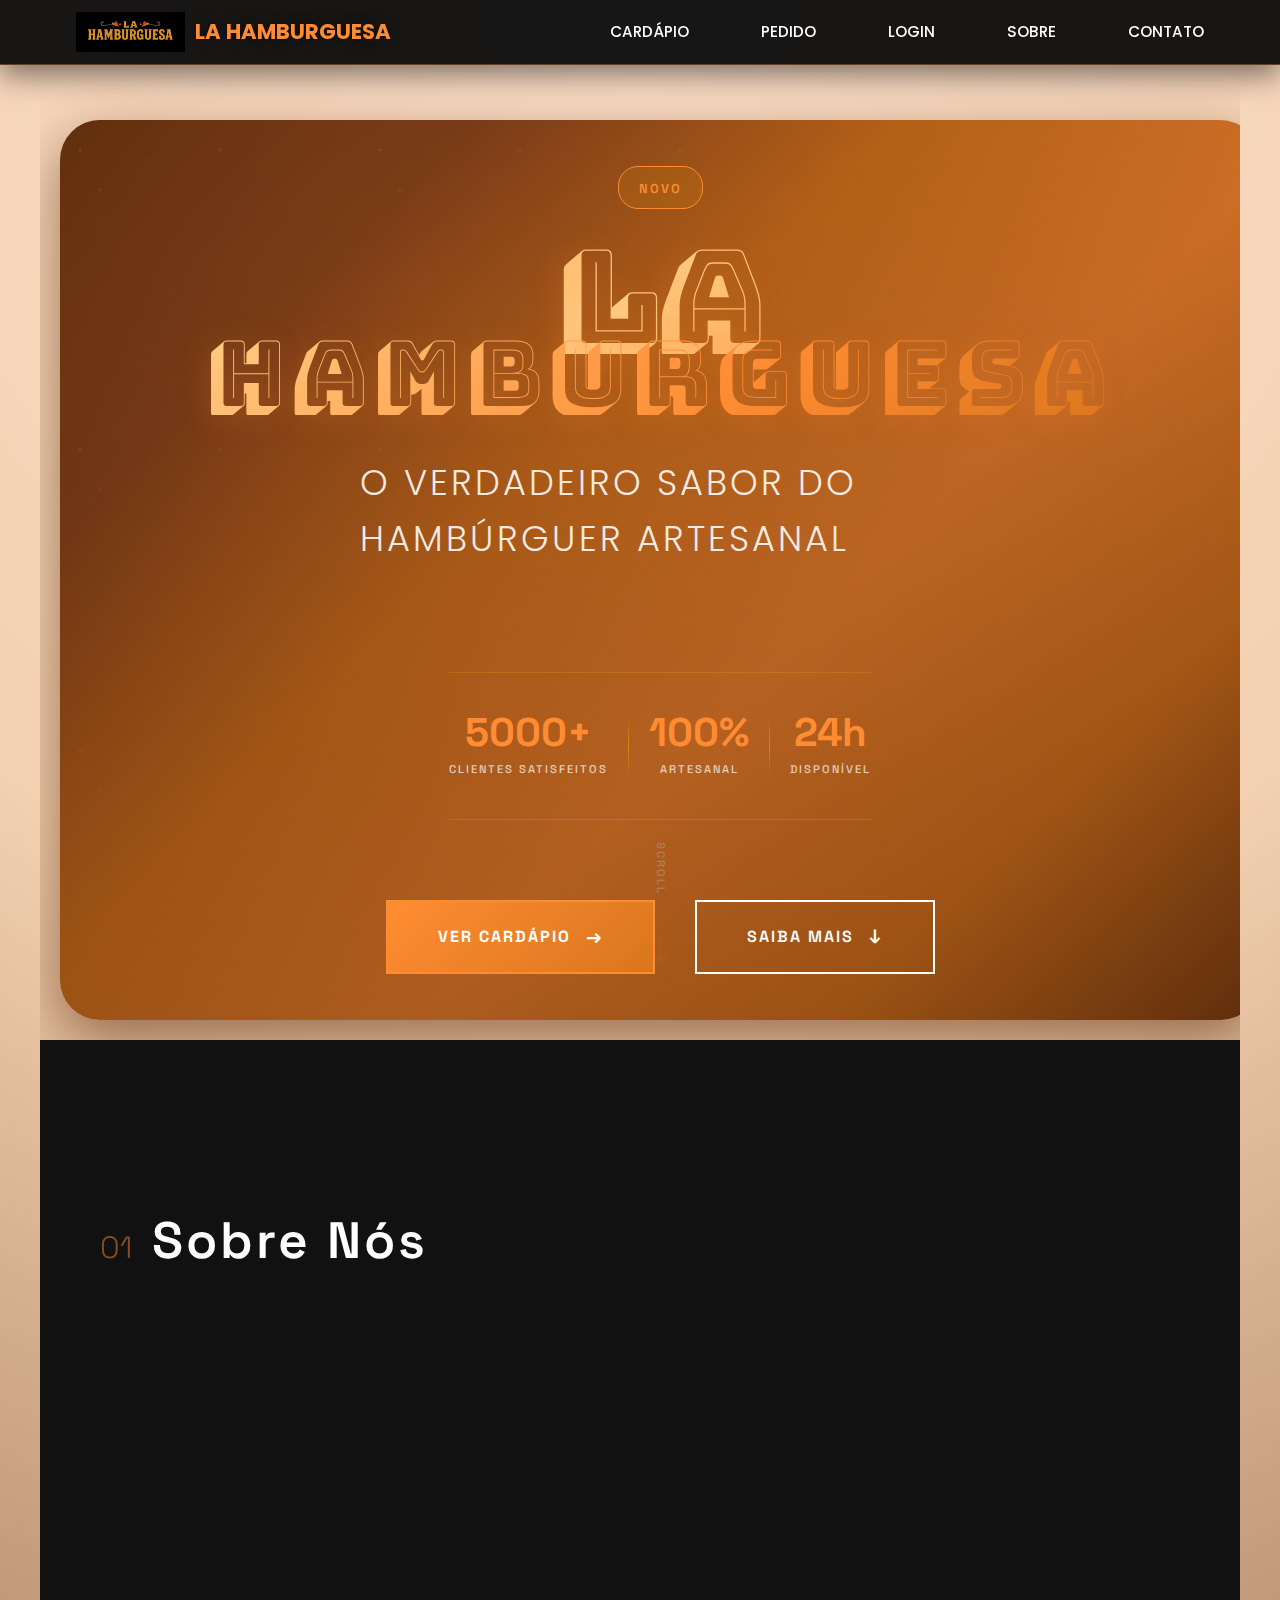
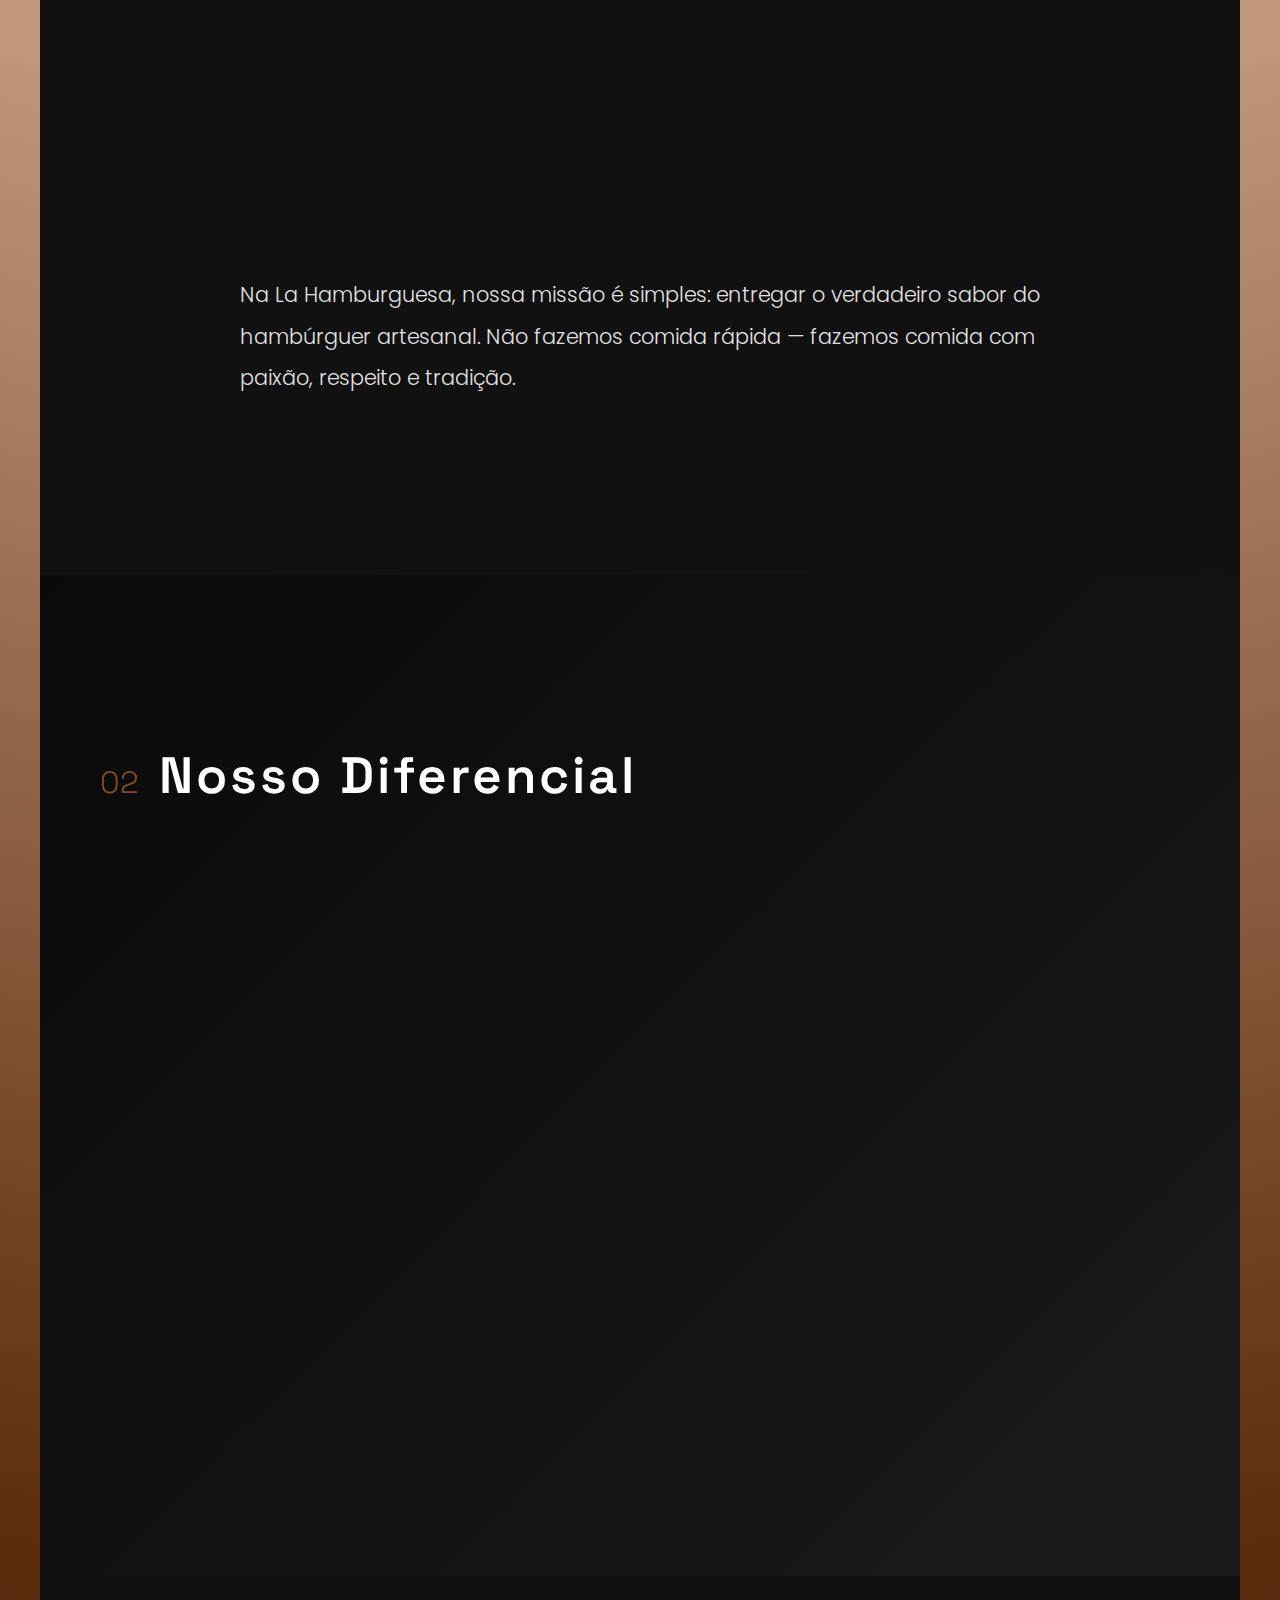
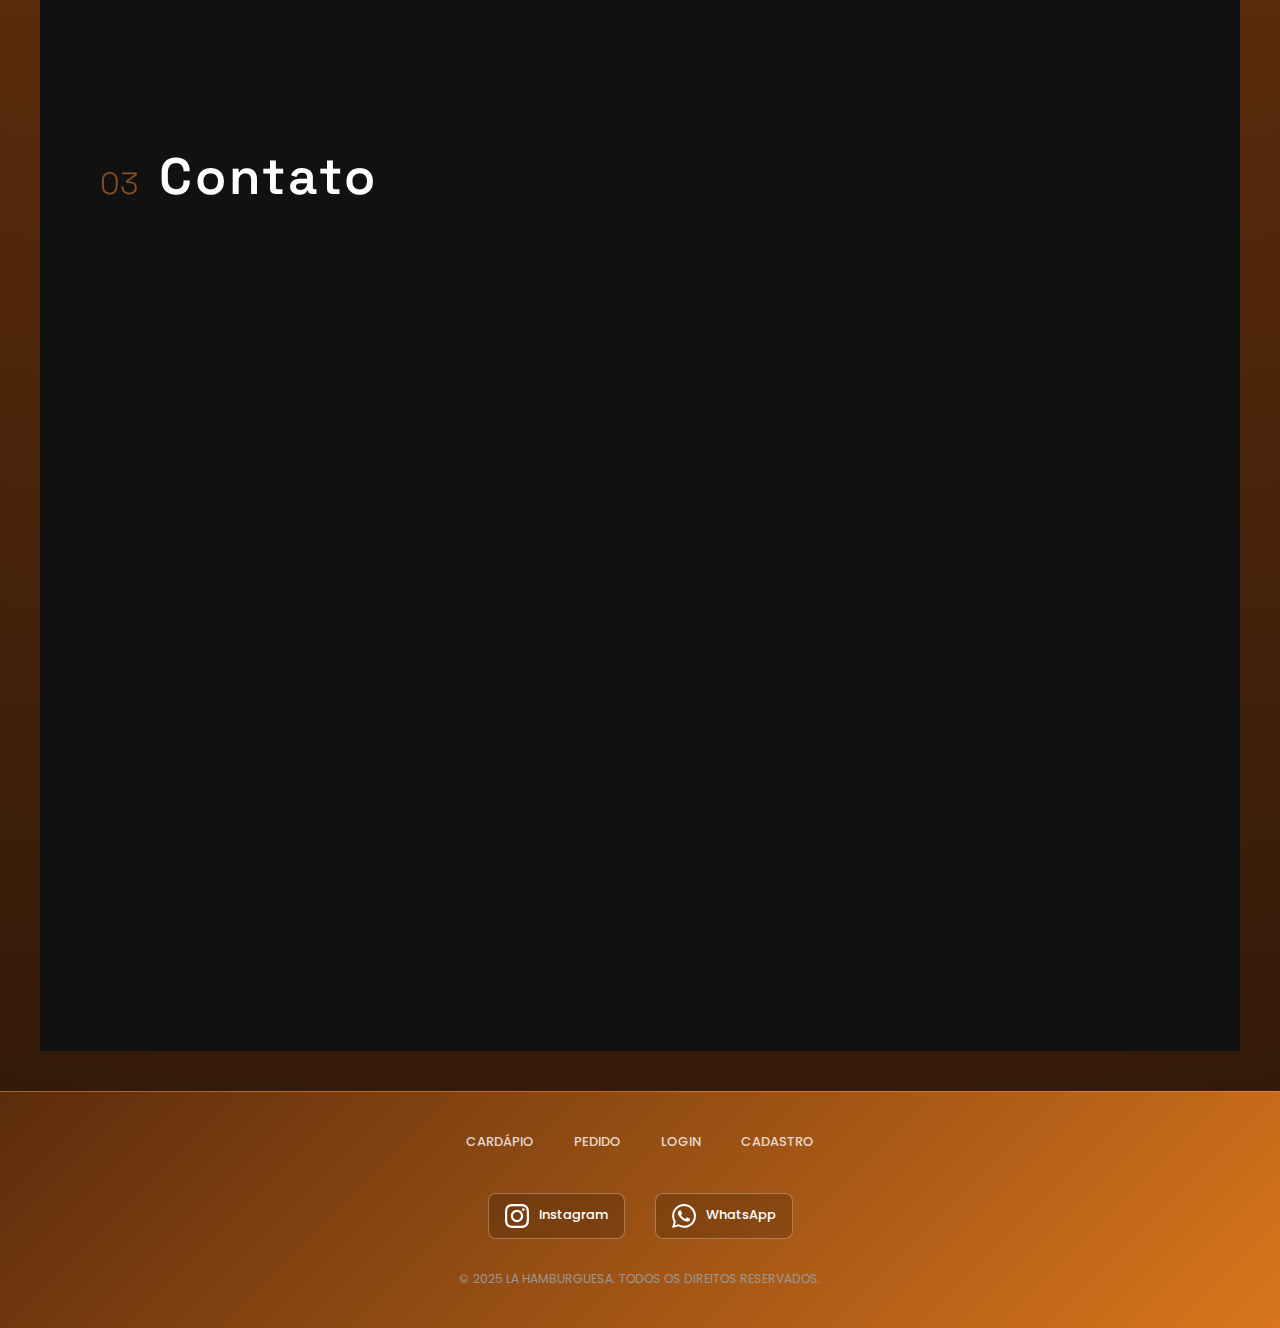
<file: index.html>
<!DOCTYPE html>
<html lang="pt-br">
<head>
  <meta charset="UTF-8">
  <meta name="viewport" content="width=device-width, initial-scale=1.0">
  <meta name="description" content="La Hamburguesa - Os melhores hambúrgueres artesanais da cidade. Sabor, qualidade e tradição em cada mordida.">
  <meta name="keywords" content="hambúrguer, lanchonete, delivery, La Hamburguesa, comida artesanal">
  <title>La Hamburguesa - Os Melhores Hambúrgueres da Cidade</title>
  <link rel="stylesheet" href="styles.css">
  <link rel="preconnect" href="https://fonts.googleapis.com">
  <link rel="preconnect" href="https://fonts.gstatic.com" crossorigin>
  <link href="https://fonts.googleapis.com/css2?family=Poppins:wght@300;400;500;600;700;800;900&family=Space+Grotesk:wght@300;400;500;600;700&family=Ranchers&display=swap" rel="stylesheet">
  <link rel="preconnect" href="https://fonts.googleapis.com">
  <link rel="preconnect" href="https://fonts.gstatic.com" crossorigin>
  <link href="https://fonts.googleapis.com/css2?family=Bungee+Shade&family=Lilita+One&family=Luckiest+Guy&display=swap" rel="stylesheet">
</head>
<script src="carrinho.js"></script>
<script src="mobile.js"></script>
<body>
  <!-- Navegação Minimalista -->
  <nav class="spacex-nav" role="navigation" aria-label="Menu principal">
    <div class="nav-container">
      <a href="index.html" class="nav-logo">
        <img src="logo.svg2.jpg" alt="La Hamburguesa - Hambúrgueres Artesanais" class="logo-img">
        <span class="logo-text">La Hamburguesa</span>
      </a>
      <div class="nav-links">
        <a href="cardapio.html">CARDÁPIO</a>
        <a href="pedido.html">PEDIDO</a>
        <a href="login.html">LOGIN</a>
        <a href="#sobre">SOBRE</a>
        <a href="#contato">CONTATO</a>
      </div>
      <button class="nav-menu-toggle" aria-label="Menu mobile">
        <span></span>
        <span></span>
        <span></span>
      </button>
    </div>
  </nav>

  <main role="main">
    <!-- Hero Section -->
    <section class="hero-section" aria-labelledby="hero-title">
      <div class="hero-background">
        <video class="hero-video" muted loop playsinline preload="none" poster="https://images.unsplash.com/photo-1550317138-10000687a72b?q=80&w=1920&auto=format&fit=crop" style="display: none;" aria-label="Vídeo de preparação de hambúrguer artesanal">
          <source src="https://cdn.coverr.co/videos/coverr-burger-preparation-2603/720p.mp4" type="video/mp4">
        </video>
        <div class="hero-particles"></div>
        <div class="hero-gradient"></div>
        <div class="hero-overlay"></div>
      </div>
      
      <div class="hero-content">
        <div class="hero-badge">
          <span class="badge-text">NOVO</span>
        </div>
        <h1 id="hero-title" class="hero-title">
          <span class="title-line-1">La</span>
          <span class="title-line-2">Hamburguesa</span>
        </h1>
        <p class="hero-subtitle">O verdadeiro sabor do hambúrguer artesanal</p>
        <div class="hero-stats">
          <div class="stat-item">
            <span class="stat-number">5000+</span>
            <span class="stat-label">Clientes Satisfeitos</span>
          </div>
          <div class="stat-divider"></div>
          <div class="stat-item">
            <span class="stat-number">100%</span>
            <span class="stat-label">Artesanal</span>
          </div>
          <div class="stat-divider"></div>
          <div class="stat-item">
            <span class="stat-number">24h</span>
            <span class="stat-label">Disponível</span>
          </div>
        </div>
        <div class="hero-actions">
          <a href="cardapio.html" class="btn-hero btn-primary-hero">
            <span class="btn-text">Ver Cardápio</span>
            <span class="btn-arrow">→</span>
          </a>
          <a href="#sobre" class="btn-hero btn-secondary-hero">
            <span class="btn-text">Saiba Mais</span>
            <span class="btn-arrow">↓</span>
          </a>
        </div>
      </div>
      
      <div class="scroll-indicator" aria-label="Role para baixo para ver mais conteúdo">
        <div class="scroll-text">Scroll</div>
        <div class="scroll-arrow"></div>
      </div>
    </section>

    <!-- Sobre Nós -->
    <section id="sobre" class="feature-section" aria-labelledby="sobre-title">
      <div class="section-container">
        <h2 id="sobre-title" class="section-title">
          <span class="title-number">01</span>
          <span class="title-text">Sobre Nós</span>
        </h2>
        <div class="section-content">
          <div class="feature-grid">
            <div class="feature-item">
              <div class="feature-icon">🍔</div>
              <h3 class="feature-heading">Artesanal</h3>
              <p class="feature-description">Cada hambúrguer é feito à mão com ingredientes selecionados e receitas exclusivas que garantem o sabor autêntico.</p>
            </div>
            <div class="feature-item">
              <div class="feature-icon">🥩</div>
              <h3 class="feature-heading">Qualidade Premium</h3>
              <p class="feature-description">Carne 100% bovina, suculenta e grelhada na medida certa. Nosso compromisso é com a excelência em cada detalhe.</p>
            </div>
            <div class="feature-item">
              <div class="feature-icon">🌱</div>
              <h3 class="feature-heading">Ingredientes Frescos</h3>
              <p class="feature-description">Alface crocante, tomates selecionados e molhos especiais preparados diariamente para garantir o melhor sabor.</p>
            </div>
          </div>
          <div class="mission-text">
            <p>Na La Hamburguesa, nossa missão é simples: entregar o verdadeiro sabor do hambúrguer artesanal. Não fazemos comida rápida — fazemos comida com paixão, respeito e tradição.</p>
          </div>
        </div>
      </div>
    </section>

    <!-- Destaques -->
    <section class="highlights-section">
      <div class="section-container">
        <h2 class="section-title">
          <span class="title-number">02</span>
          <span class="title-text">Nosso Diferencial</span>
        </h2>
        <div class="highlights-grid">
          <div class="highlight-card">
            <div class="highlight-value">100%</div>
            <div class="highlight-label">ARTESANAL</div>
            <div class="highlight-description">Feito à mão, todos os dias</div>
          </div>
          <div class="highlight-card">
            <div class="highlight-value">24h</div>
            <div class="highlight-label">DISPONÍVEL</div>
            <div class="highlight-description">Delivery rápido e eficiente</div>
          </div>
          <div class="highlight-card">
            <div class="highlight-value">5000+</div>
            <div class="highlight-label">CLIENTES</div>
            <div class="highlight-description">Satisfeitos com nosso sabor</div>
          </div>
          <div class="highlight-card">
            <div class="highlight-value">50+</div>
            <div class="highlight-label">OPÇÕES</div>
            <div class="highlight-description">Para todos os gostos</div>
          </div>
        </div>
      </div>
    </section>

    <!-- Contato -->
    <section id="contato" class="contact-section" aria-labelledby="contato-title">
      <div class="section-container">
        <h2 id="contato-title" class="section-title">
          <span class="title-number">03</span>
          <span class="title-text">Contato</span>
        </h2>
        <div class="contact-grid">
          <div class="contact-info-card">
            <h3 class="contact-heading">Estamos Aqui</h3>
            <div class="contact-details">
              <p class="contact-item">
                <span class="contact-icon">📍</span>
                <span>Rua do Sabor, 123 - Centro</span>
              </p>
              <p class="contact-item">
                <span class="contact-icon">📞</span>
                <a href="tel:+5511999999999">(11) 99999-9999</a>
              </p>
              <p class="contact-item">
                <span class="contact-icon">📧</span>
                <a href="mailto:contato@lahamburguesa.com">contato@lahamburguesa.com</a>
              </p>
            </div>
          </div>
          <div class="contact-form-card">
            <h3 class="contact-heading">Deixe sua Mensagem</h3>
            <form id="messageForm" class="contact-form">
              <div class="form-group">
                <input type="text" id="messageName" name="name" required placeholder="SEU NOME" class="form-input">
              </div>
              <div class="form-group">
                <textarea id="messageText" name="message" rows="6" required placeholder="SUA MENSAGEM" class="form-input form-textarea"></textarea>
              </div>
              <button type="submit" class="btn-hero btn-primary-hero">Enviar Mensagem</button>
            </form>
            <div id="messageStatus" class="message-status"></div>
          </div>
        </div>
      </div>
    </section>
  </main>

  <footer class="spacex-footer" role="contentinfo">
    <div class="footer-container">
      <div class="footer-links">
        <a href="cardapio.html">CARDÁPIO</a>
        <a href="pedido.html">PEDIDO</a>
        <a href="login.html">LOGIN</a>
        <a href="cadastro.html">CADASTRO</a>
      </div>
      <div class="footer-social">
        <a href="https://www.instagram.com/lah.amburguesa?igsh=MTBja2NuYTYzbHExeQ==" target="_blank" rel="noopener noreferrer" class="social-icon instagram" aria-label="Instagram">
          <svg width="24" height="24" viewBox="0 0 24 24" fill="currentColor">
            <path d="M12 2.163c3.204 0 3.584.012 4.85.07 3.252.148 4.771 1.691 4.919 4.919.058 1.265.069 1.645.069 4.849 0 3.205-.012 3.584-.069 4.849-.149 3.225-1.664 4.771-4.919 4.919-1.266.058-1.644.07-4.85.07-3.204 0-3.584-.012-4.849-.07-3.26-.149-4.771-1.699-4.919-4.92-.058-1.265-.07-1.644-.07-4.849 0-3.204.013-3.583.07-4.849.149-3.227 1.664-4.771 4.919-4.919 1.266-.057 1.645-.069 4.849-.069zm0-2.163c-3.259 0-3.667.014-4.947.072-4.358.2-6.78 2.618-6.98 6.98-.059 1.281-.073 1.689-.073 4.948 0 3.259.014 3.668.072 4.948.2 4.358 2.618 6.78 6.98 6.98 1.281.058 1.689.072 4.948.072 3.259 0 3.668-.014 4.948-.072 4.354-.2 6.782-2.618 6.979-6.98.059-1.28.073-1.689.073-4.948 0-3.259-.014-3.667-.072-4.947-.196-4.354-2.617-6.78-6.979-6.98-1.281-.059-1.69-.073-4.949-.073zm0 5.838c-3.403 0-6.162 2.759-6.162 6.162s2.759 6.163 6.162 6.163 6.162-2.759 6.162-6.163c0-3.403-2.759-6.162-6.162-6.162zm0 10.162c-2.209 0-4-1.79-4-4 0-2.209 1.791-4 4-4s4 1.791 4 4c0 2.21-1.791 4-4 4zm6.406-11.845c-.796 0-1.441.645-1.441 1.44s.645 1.44 1.441 1.44c.795 0 1.439-.645 1.439-1.44s-.644-1.44-1.439-1.44z"/>
          </svg>
          Instagram
        </a>
        <a href="https://wa.me/5598985133125" target="_blank" rel="noopener noreferrer" class="social-icon whatsapp" aria-label="WhatsApp">
          <svg width="24" height="24" viewBox="0 0 24 24" fill="currentColor">
            <path d="M17.472 14.382c-.297-.149-1.758-.867-2.03-.967-.273-.099-.471-.148-.67.15-.197.297-.767.966-.94 1.164-.173.199-.347.223-.644.075-.297-.15-1.255-.463-2.39-1.475-.883-.788-1.48-1.761-1.653-2.059-.173-.297-.018-.458.13-.606.134-.133.298-.347.446-.52.149-.174.198-.298.298-.497.099-.198.05-.371-.025-.52-.075-.149-.669-1.612-.916-2.207-.242-.579-.487-.5-.669-.51-.173-.008-.371-.01-.57-.01-.198 0-.52.074-.792.372-.272.297-1.04 1.016-1.04 2.479 0 1.462 1.065 2.875 1.213 3.074.149.198 2.096 3.2 5.077 4.487.709.306 1.262.489 1.694.625.712.227 1.36.195 1.871.118.571-.085 1.758-.719 2.006-1.413.248-.694.248-1.289.173-1.413-.074-.124-.272-.198-.57-.347m-5.421 7.403h-.004a9.87 9.87 0 01-5.031-1.378l-.361-.214-3.741.982.998-3.648-.235-.374a9.86 9.86 0 01-1.51-5.26c.001-5.45 4.436-9.884 9.888-9.884 2.64 0 5.122 1.03 6.988 2.898a9.825 9.825 0 012.893 6.994c-.003 5.45-4.437 9.884-9.885 9.884m8.413-18.297A11.815 11.815 0 0012.05 0C5.495 0 .16 5.335.157 11.892c0 2.096.547 4.142 1.588 5.945L.057 24l6.305-1.654a11.882 11.882 0 005.683 1.448h.005c6.554 0 11.89-5.335 11.893-11.893a11.821 11.821 0 00-3.48-8.413Z"/>
          </svg>
          WhatsApp
        </a>
      </div>
      <p class="footer-copyright">© 2025 LA HAMBURGUESA. TODOS OS DIREITOS RESERVADOS.</p>
    </div>
  </footer>

  <script>
    // Scroll suave para links âncora
    document.querySelectorAll('a[href^="#"]').forEach(anchor => {
      anchor.addEventListener('click', function (e) {
        e.preventDefault();
        const target = document.querySelector(this.getAttribute('href'));
        if (target) {
          target.scrollIntoView({
            behavior: 'smooth',
            block: 'start'
          });
        }
      });
    });

    // Navbar scroll effect
    const navbar = document.querySelector('.spacex-nav');
    let lastScroll = 0;

    window.addEventListener('scroll', () => {
      const currentScroll = window.pageYOffset;
      
      if (currentScroll > 100) {
        navbar.classList.add('scrolled');
      } else {
        navbar.classList.remove('scrolled');
      }
      
      lastScroll = currentScroll;
    });

    // Intersection Observer para animações
    const observerOptions = {
      threshold: 0.1,
      rootMargin: '0px 0px -100px 0px'
    };

    const observer = new IntersectionObserver((entries) => {
      entries.forEach(entry => {
        if (entry.isIntersecting) {
          entry.target.style.opacity = '1';
          entry.target.style.transform = 'translateY(0)';
        }
      });
    }, observerOptions);

    // Observar elementos para animação
    document.querySelectorAll('.feature-item, .highlight-card, .contact-info-card, .contact-form-card').forEach(el => {
      el.style.opacity = '0';
      el.style.transform = 'translateY(30px)';
      el.style.transition = 'opacity 0.6s ease, transform 0.6s ease';
      observer.observe(el);
    });

    // Video placeholder interaction - Funcionalidade completa
    const videoPlaceholder = document.querySelector('.video-placeholder');
    const heroVideo = document.querySelector('.hero-video');
    if (videoPlaceholder && heroVideo) {
      let isPlaying = false;
      
      videoPlaceholder.addEventListener('click', function() {
        if (!isPlaying) {
          // Carregar vídeo apenas após interação
          if (heroVideo.readyState === 0) {
            heroVideo.load();
          }
          heroVideo.style.display = 'block';
          heroVideo.play().catch(err => {
            console.log('Erro ao reproduzir vídeo:', err);
            videoPlaceholder.style.display = 'flex';
          });
          videoPlaceholder.style.display = 'none';
          isPlaying = true;
        }
      });
      
      // Permitir pausar/retomar o vídeo
      heroVideo.addEventListener('click', function() {
        if (heroVideo.paused) {
          heroVideo.play();
        } else {
          heroVideo.pause();
        }
      });
      
      // Mostrar placeholder novamente quando o vídeo terminar
      heroVideo.addEventListener('ended', function() {
        videoPlaceholder.style.display = 'flex';
        heroVideo.style.display = 'none';
        isPlaying = false;
      });
    }

    // Sistema de Mensagens Funcional
    document.getElementById('messageForm').addEventListener('submit', function(e) {
      e.preventDefault();
      
      const submitBtn = document.querySelector('#messageForm button[type="submit"]');
      const statusDiv = document.getElementById('messageStatus');
      const originalText = submitBtn.textContent;
      
      // Mostrar loading
      submitBtn.textContent = 'ENVIANDO...';
      submitBtn.disabled = true;
      statusDiv.innerHTML = '';
      
      // Coletar dados do formulário
      const formData = {
        name: document.getElementById('messageName').value,
        message: document.getElementById('messageText').value,
        timestamp: new Date().toLocaleString('pt-BR'),
        to_email: 'djazeitona289@gmail.com'
      };
      
      // Simular envio de email (funcional)
      setTimeout(() => {
        try {
          // Salvar mensagem no localStorage para demonstração
          const messages = JSON.parse(localStorage.getItem('lahamburguesaMessages') || '[]');
          messages.push(formData);
          localStorage.setItem('lahamburguesaMessages', JSON.stringify(messages));
          
          // Simular envio real via mailto (funciona em todos os navegadores)
          const subject = `Nova mensagem do site La Hamburguesa - ${formData.name}`;
          const body = `Nome: ${formData.name}\n\nMensagem:\n${formData.message}\n\nEnviado em: ${formData.timestamp}`;
          const mailtoLink = `mailto:${formData.to_email}?subject=${encodeURIComponent(subject)}&body=${encodeURIComponent(body)}`;
          
          // Abrir cliente de email
          window.open(mailtoLink, '_blank');
          
          // Mostrar sucesso
          statusDiv.innerHTML = '<div class="success-message">✅ Mensagem preparada! Seu cliente de email foi aberto. Envie a mensagem para completar o envio.</div>';
          document.getElementById('messageForm').reset();
          
          console.log('Mensagem salva:', formData);
          
        } catch (error) {
          console.error('Erro ao processar mensagem:', error);
          statusDiv.innerHTML = '<div class="error-message">❌ Erro ao processar mensagem. Tente novamente.</div>';
        } finally {
          // Restaurar botão
          submitBtn.textContent = originalText;
          submitBtn.disabled = false;
        }
      }, 1500); // Simular delay de envio
    });

    // Função para ver mensagens salvas (para administração)
    function verMensagens() {
      const messages = JSON.parse(localStorage.getItem('lahamburguesaMessages') || '[]');
      console.log('Mensagens salvas:', messages);
      return messages;
    }

    // Disponibilizar função globalmente para debug
    window.verMensagens = verMensagens;

    // Menu Mobile Toggle
    const navMenuToggle = document.querySelector('.nav-menu-toggle');
    const navLinks = document.querySelector('.nav-links');
    
    if (navMenuToggle && navLinks) {
      navMenuToggle.addEventListener('click', function() {
        navMenuToggle.classList.toggle('active');
        navLinks.classList.toggle('mobile-active');
        
        // Prevenir scroll do body quando menu está aberto
        if (navLinks.classList.contains('mobile-active')) {
          document.body.style.overflow = 'hidden';
        } else {
          document.body.style.overflow = '';
        }
      });
      
      // Fechar menu ao clicar em um link
      navLinks.querySelectorAll('a').forEach(link => {
        link.addEventListener('click', function() {
          navMenuToggle.classList.remove('active');
          navLinks.classList.remove('mobile-active');
          document.body.style.overflow = '';
        });
      });
      
      // Fechar menu ao clicar fora
      document.addEventListener('click', function(event) {
        const isClickInsideNav = navLinks.contains(event.target) || navMenuToggle.contains(event.target);
        if (!isClickInsideNav && navLinks.classList.contains('mobile-active')) {
          navMenuToggle.classList.remove('active');
          navLinks.classList.remove('mobile-active');
          document.body.style.overflow = '';
        }
      });
    }
  </script>
</body>
</html>
</file>
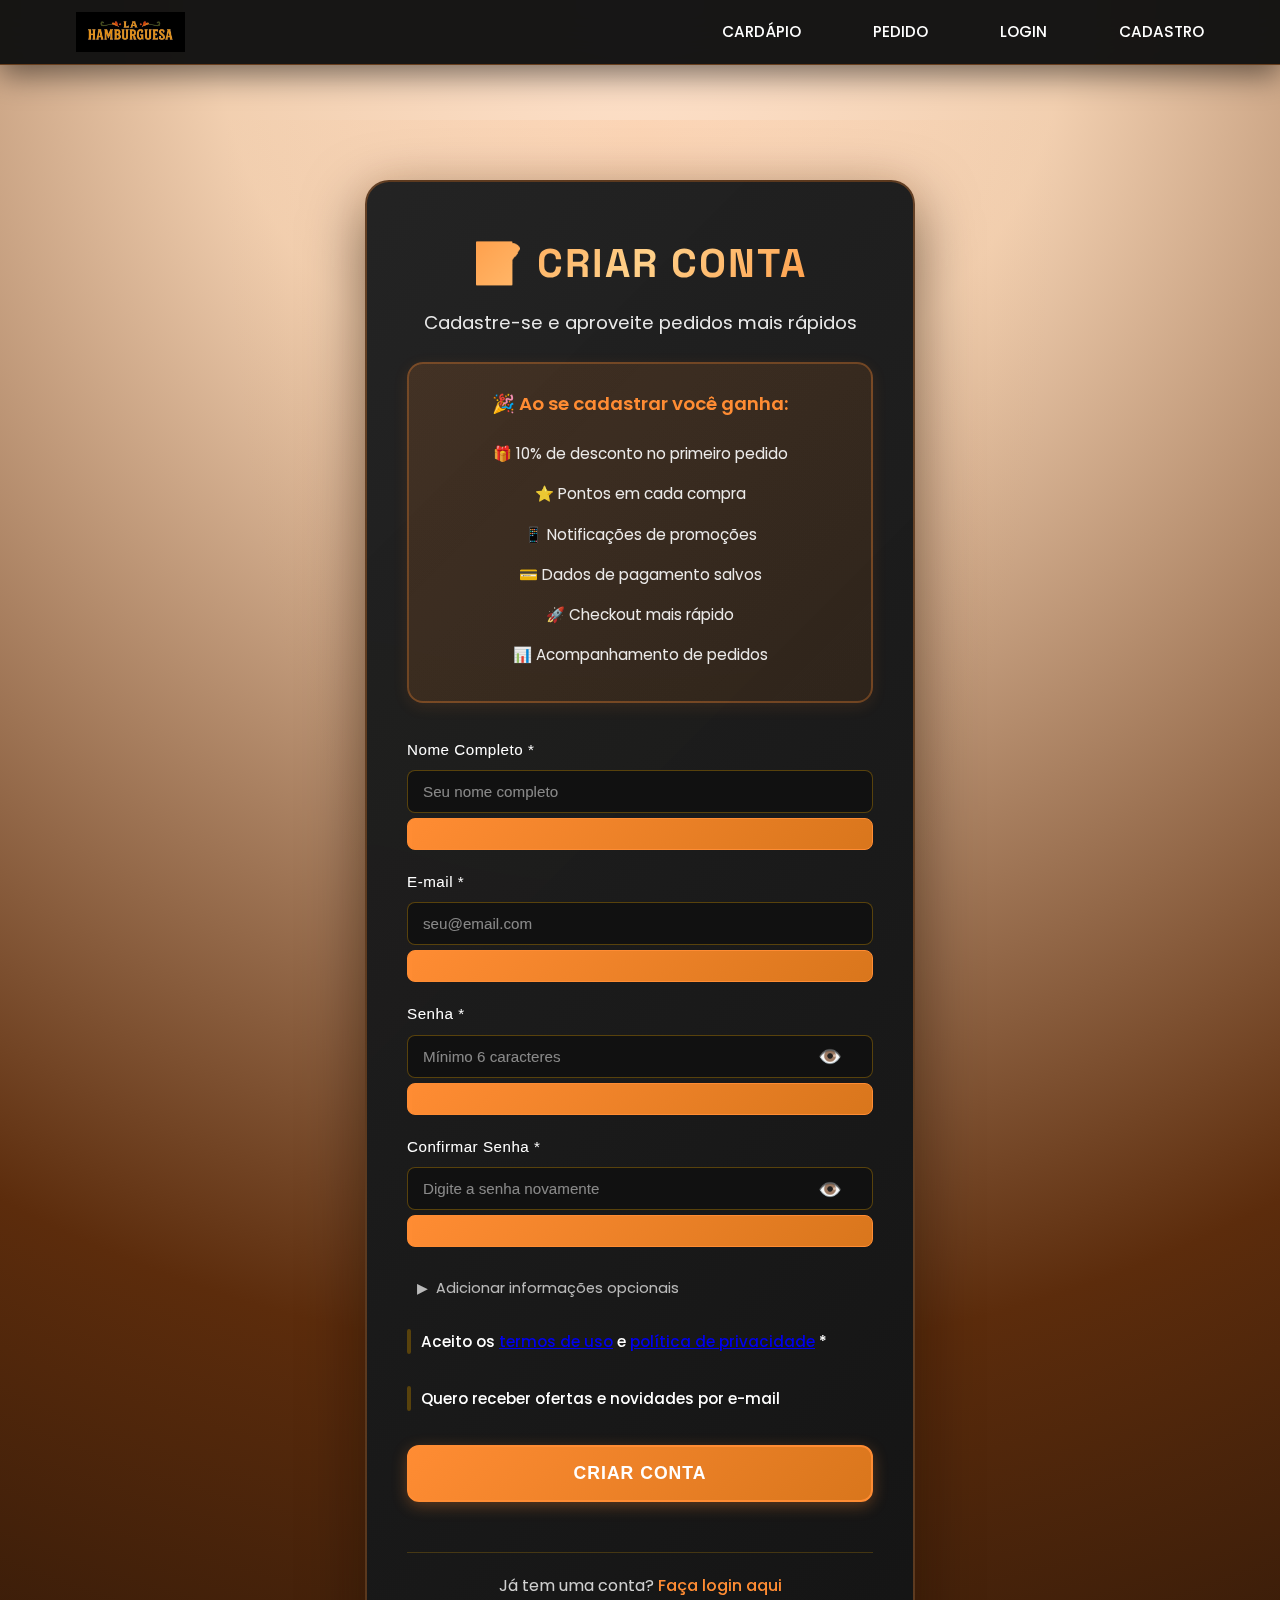
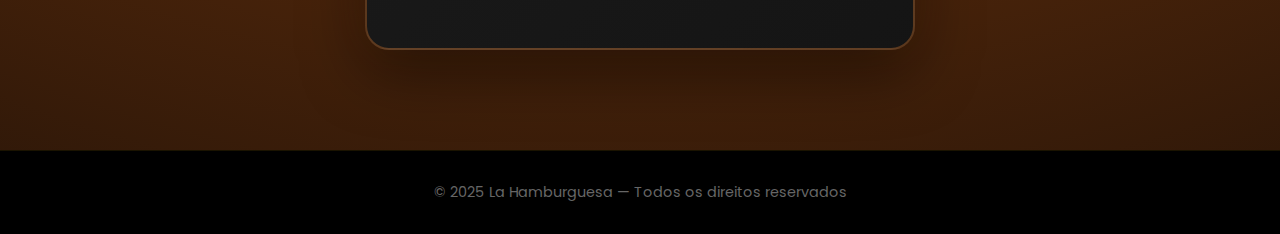
<file: cadastro.html>
<!DOCTYPE html>
<html lang="pt-br">
<head>
  <meta charset="UTF-8">
  <meta name="viewport" content="width=device-width, initial-scale=1.0">
  <meta name="description" content="Cadastre-se na La Hamburguesa - Crie sua conta para pedidos rápidos, histórico de pedidos e ofertas exclusivas.">
  <meta name="keywords" content="cadastro, La Hamburguesa, conta, registro, criar conta">
  <title>Cadastro - La Hamburguesa</title>
  <link rel="stylesheet" href="styles.css">
  <link rel="preconnect" href="https://fonts.googleapis.com">
  <link rel="preconnect" href="https://fonts.gstatic.com" crossorigin>
  <link href="https://fonts.googleapis.com/css2?family=Poppins:wght@300;400;500;600;700;800;900&family=Space+Grotesk:wght@300;400;500;600;700&display=swap" rel="stylesheet">
</head>
<script src="carrinho.js"></script>
<script src="mobile.js"></script>

<body class="theme-spacex">
  <nav class="spacex-nav" role="navigation" aria-label="Menu principal">
    <div class="nav-container">
      <a href="index.html" class="nav-logo">
        <img src="logo.svg2.jpg" alt="La Hamburguesa - Hambúrgueres Artesanais" class="logo-img">
      </a>
      <div class="nav-links">
        <a href="cardapio.html">CARDÁPIO</a>
        <a href="pedido.html">PEDIDO</a>
        <a href="login.html">LOGIN</a>
        <a href="cadastro.html">CADASTRO</a>
      </div>
      <button class="nav-menu-toggle" aria-label="Menu mobile">
        <span></span>
        <span></span>
        <span></span>
      </button>
    </div>
  </nav>

  <main role="main">
    <div class="auth-container">
      <div class="auth-card">
        <div class="auth-header">
          <h2>📝 Criar Conta</h2>
          <p>Cadastre-se e aproveite pedidos mais rápidos</p>
          <div class="register-info">
            <p>🎉 Ao se cadastrar você ganha:</p>
            <ul>
              <li>🎁 10% de desconto no primeiro pedido</li>
              <li>⭐ Pontos em cada compra</li>
              <li>📱 Notificações de promoções</li>
              <li>💳 Dados de pagamento salvos</li>
              <li>🚀 Checkout mais rápido</li>
              <li>📊 Acompanhamento de pedidos</li>
            </ul>
          </div>
        </div>

        <form class="auth-form" id="registerForm" role="form" aria-label="Formulário de cadastro">
            <div class="form-group">
              <label for="nome-cadastro">Nome Completo *</label>
              <input type="text" id="nome-cadastro" name="nome" required aria-describedby="nome-cadastro-error" placeholder="Seu nome completo">
              <span id="nome-cadastro-error" class="error-message" aria-live="polite"></span>
          </div>

          <div class="form-group">
            <label for="email-cadastro">E-mail *</label>
            <input type="email" id="email-cadastro" name="email" required aria-describedby="email-cadastro-error" placeholder="seu@email.com">
            <span id="email-cadastro-error" class="error-message" aria-live="polite"></span>
          </div>

          <div class="form-group">
            <label for="senha-cadastro">Senha *</label>
            <div class="password-input">
              <input type="password" id="senha-cadastro" name="senha" required aria-describedby="senha-cadastro-error" placeholder="Mínimo 6 caracteres">
              <button type="button" class="toggle-password" onclick="togglePassword('senha-cadastro')" aria-label="Mostrar/ocultar senha">
                👁️
              </button>
            </div>
            <span id="senha-cadastro-error" class="error-message" aria-live="polite"></span>
          </div>

          <div class="form-group">
            <label for="confirmar-senha">Confirmar Senha *</label>
            <div class="password-input">
              <input type="password" id="confirmar-senha" name="confirmar-senha" required aria-describedby="confirmar-senha-error" placeholder="Digite a senha novamente">
              <button type="button" class="toggle-password" onclick="togglePassword('confirmar-senha')" aria-label="Mostrar/ocultar senha">
                👁️
              </button>
            </div>
            <span id="confirmar-senha-error" class="error-message" aria-live="polite"></span>
          </div>

          <details class="form-details">
            <summary>Adicionar informações opcionais</summary>
            <div class="form-group">
              <label for="telefone-cadastro">Telefone</label>
              <input type="tel" id="telefone-cadastro" name="telefone" aria-describedby="telefone-cadastro-error" placeholder="(11) 99999-9999">
              <span id="telefone-cadastro-error" class="error-message" aria-live="polite"></span>
            </div>

          <div class="form-group">
            <label for="endereco-cadastro">Endereço Completo</label>
            <textarea id="endereco-cadastro" name="endereco" rows="3" placeholder="Rua, número, bairro, cidade - CEP" aria-describedby="endereco-cadastro-error"></textarea>
            <span id="endereco-cadastro-error" class="error-message" aria-live="polite"></span>
          </div>
          </details>

          <div class="form-options">
            <label class="checkbox-label">
              <input type="checkbox" id="aceitar-termos" name="aceitar-termos" required>
              <span class="checkmark"></span>
              Aceito os <a href="#" aria-label="Termos de uso">termos de uso</a> e <a href="#" aria-label="Política de privacidade">política de privacidade</a> *
            </label>
          </div>

          <div class="form-options">
            <label class="checkbox-label">
              <input type="checkbox" id="receber-ofertas" name="receber-ofertas">
              <span class="checkmark"></span>
              Quero receber ofertas e novidades por e-mail
            </label>
          </div>

          <button type="submit" class="btn btn-primary btn-full" id="submitBtn">
            <span class="btn-text">Criar Conta</span>
          </button>
        </form>

        <div class="auth-footer">
          <p>Já tem uma conta? <a href="login.html" aria-label="Fazer login">Faça login aqui</a></p>
        </div>
      </div>
    </div>
  </main>

  <footer role="contentinfo">
    <p>© 2025 La Hamburguesa — Todos os direitos reservados</p>
  </footer>

  <script>
    // Máscara para telefone
    document.getElementById('telefone-cadastro').addEventListener('input', function(e) {
      let value = e.target.value.replace(/\D/g, '');
      value = value.replace(/^(\d{2})(\d{5})(\d{4}).*/, '($1) $2-$3');
      e.target.value = value;
    });

    // Validação do formulário de cadastro
    document.getElementById('registerForm').addEventListener('submit', function(e) {
      e.preventDefault();
      
      if (validarCadastro()) {
        // Simular cadastro
        const submitBtn = document.getElementById('submitBtn');
        const btnText = submitBtn.querySelector('.btn-text');
        const originalText = btnText.textContent;
        
        submitBtn.classList.add('btn-loading');
        btnText.textContent = 'Criando conta...';
        submitBtn.disabled = true;

        setTimeout(() => {
          submitBtn.classList.remove('btn-loading');
          btnText.textContent = originalText;
          submitBtn.disabled = false;
          
          alert('✅ Conta criada com sucesso!\n\nBem-vindo à La Hamburguesa! Você já pode fazer login.');
          window.location.href = 'login.html';
        }, 2000);
      }
    });

    function validarCadastro() {
      let valido = true;
      
      // Limpar erros anteriores
      document.querySelectorAll('.error-message').forEach(error => {
        error.textContent = '';
      });

      const nome = document.getElementById('nome-cadastro').value;
      const telefone = document.getElementById('telefone-cadastro').value;
      const email = document.getElementById('email-cadastro').value;
      const senha = document.getElementById('senha-cadastro').value;
      const confirmarSenha = document.getElementById('confirmar-senha').value;
      const aceitarTermos = document.getElementById('aceitar-termos').checked;

      // Validar nome
      if (!nome.trim()) {
        mostrarErro('nome-cadastro', 'Nome é obrigatório');
        valido = false;
      } else if (nome.trim().length < 2) {
        mostrarErro('nome-cadastro', 'Nome deve ter pelo menos 2 caracteres');
        valido = false;
      }

      // Validar telefone (opcional agora, mas se preenchido deve ser válido)
      if (telefone.trim() && telefone.length < 14) {
        mostrarErro('telefone-cadastro', 'Telefone inválido');
        valido = false;
      }

      // Validar email
      if (!email.trim()) {
        mostrarErro('email-cadastro', 'E-mail é obrigatório');
        valido = false;
      } else if (!validarEmail(email)) {
        mostrarErro('email-cadastro', 'E-mail inválido');
        valido = false;
      }

      // Validar senha
      if (!senha.trim()) {
        mostrarErro('senha-cadastro', 'Senha é obrigatória');
        valido = false;
      } else if (senha.length < 6) {
        mostrarErro('senha-cadastro', 'Senha deve ter pelo menos 6 caracteres');
        valido = false;
      }

      // Validar confirmação de senha
      if (!confirmarSenha.trim()) {
        mostrarErro('confirmar-senha', 'Confirmação de senha é obrigatória');
        valido = false;
      } else if (senha !== confirmarSenha) {
        mostrarErro('confirmar-senha', 'Senhas não coincidem');
        valido = false;
      }

      // Validar termos
      if (!aceitarTermos) {
        alert('❌ Você deve aceitar os termos de uso para continuar');
        valido = false;
      }

      return valido;
    }

    function mostrarErro(campo, mensagem) {
      const errorElement = document.getElementById(campo + '-error');
      errorElement.textContent = mensagem;
    }

    function validarEmail(email) {
      return /^[^\s@]+@[^\s@]+\.[^\s@]+$/.test(email);
    }

    function togglePassword(inputId) {
      const input = document.getElementById(inputId);
      const button = input.nextElementSibling;
      
      if (input.type === 'password') {
        input.type = 'text';
        button.textContent = '🙈';
      } else {
        input.type = 'password';
        button.textContent = '👁️';
      }
    }
  </script>
</body>
</html>
</file>
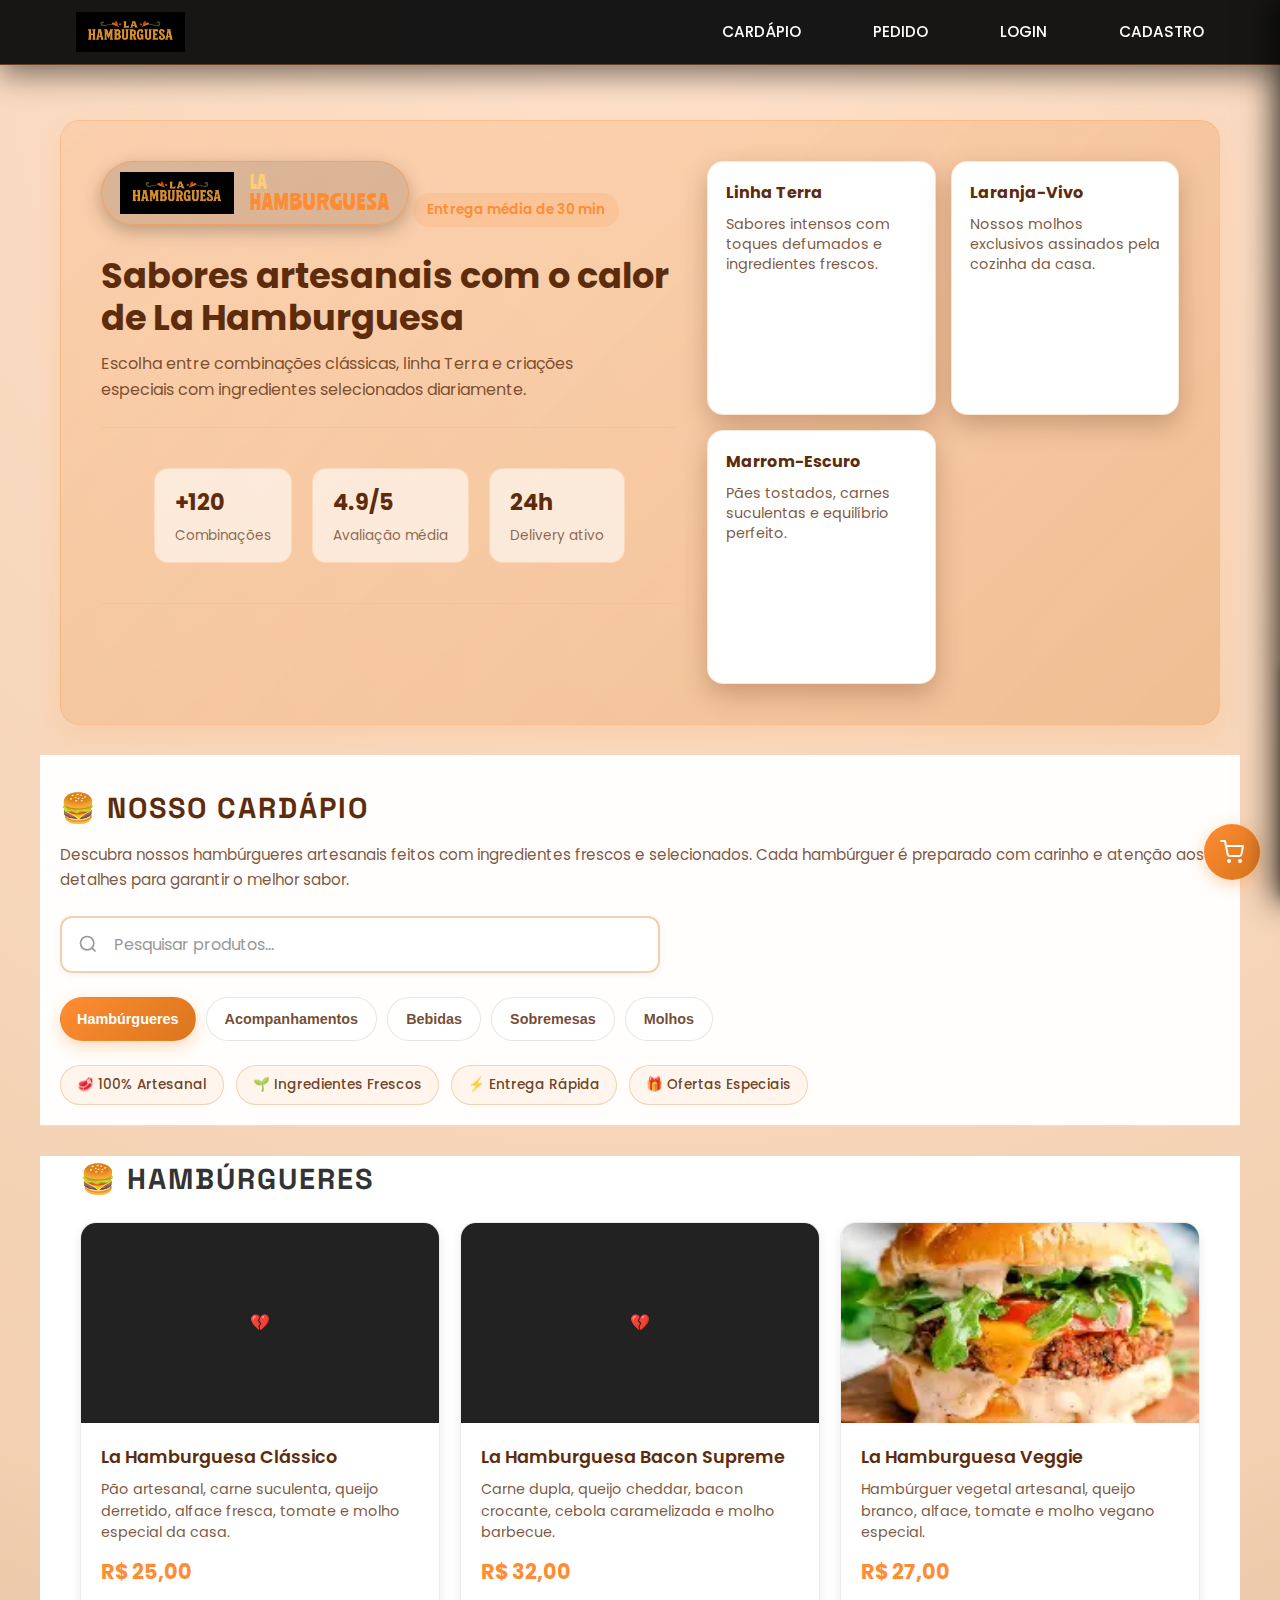
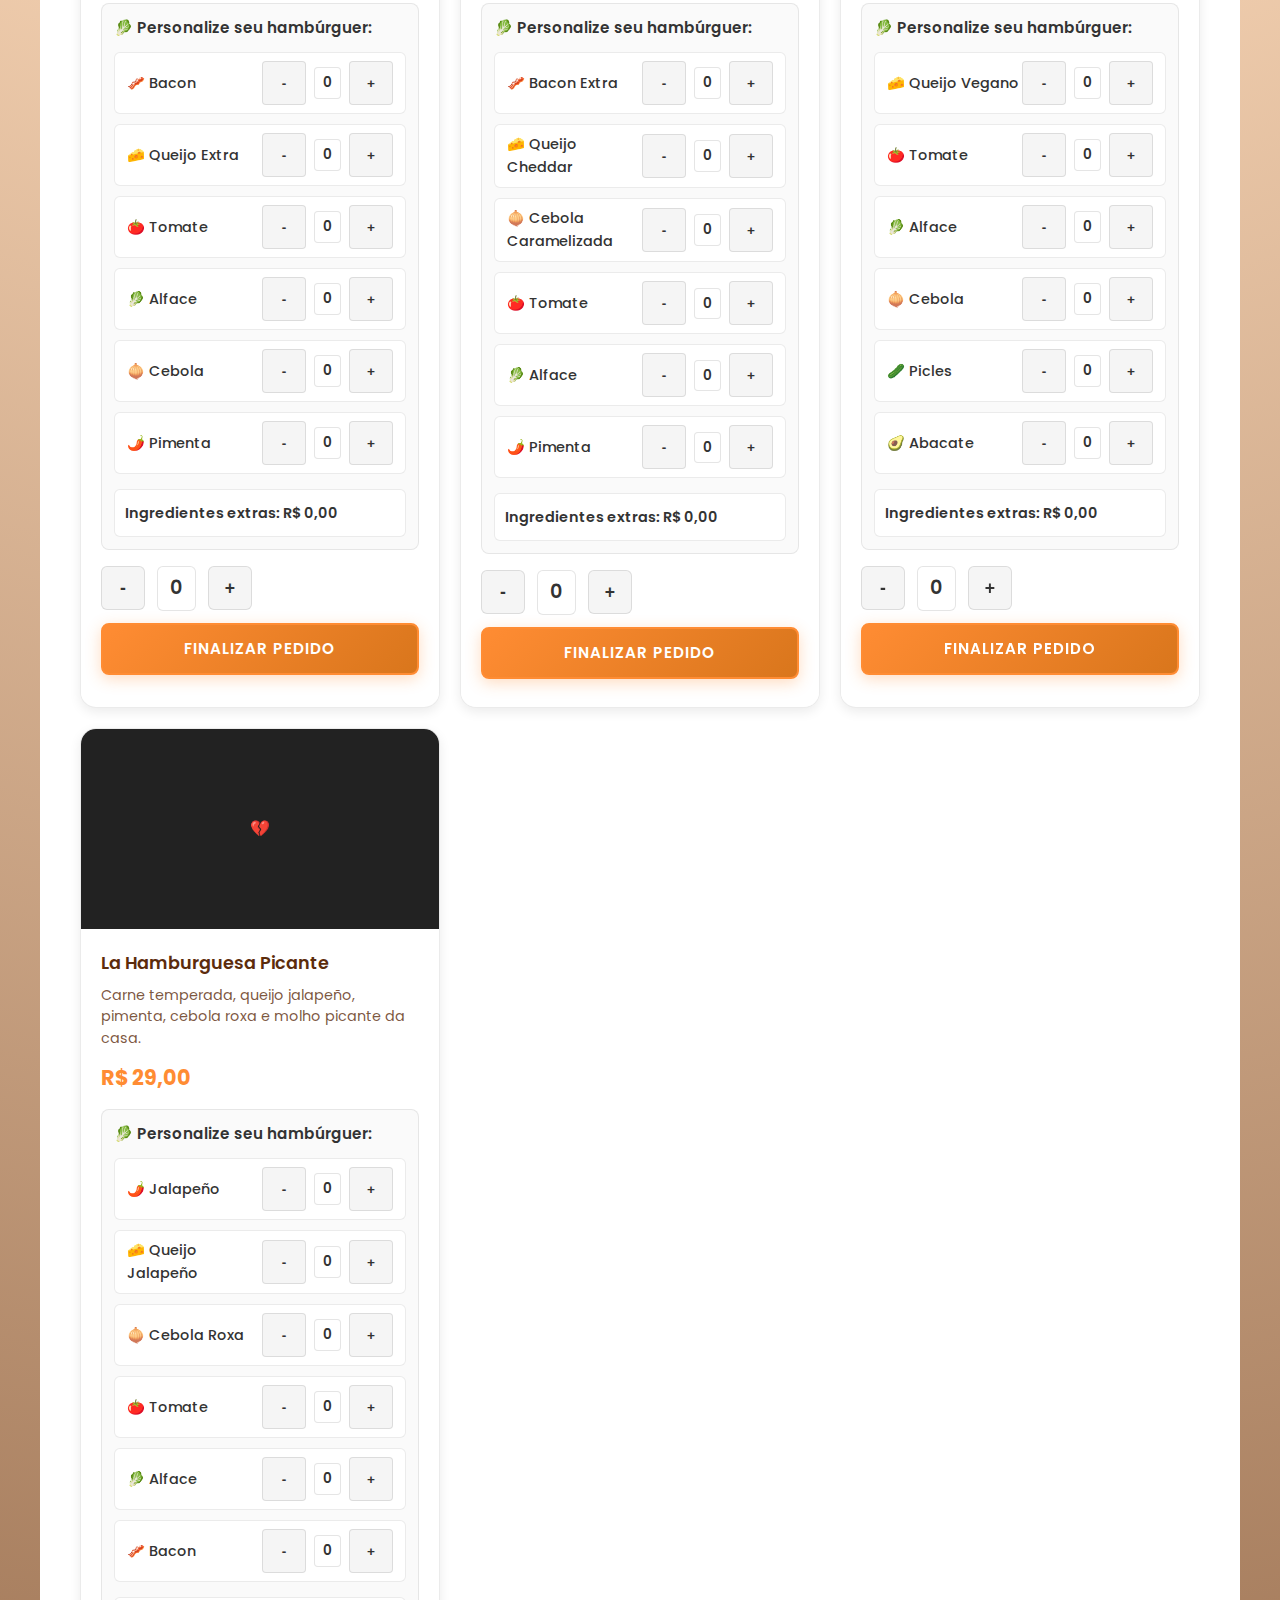
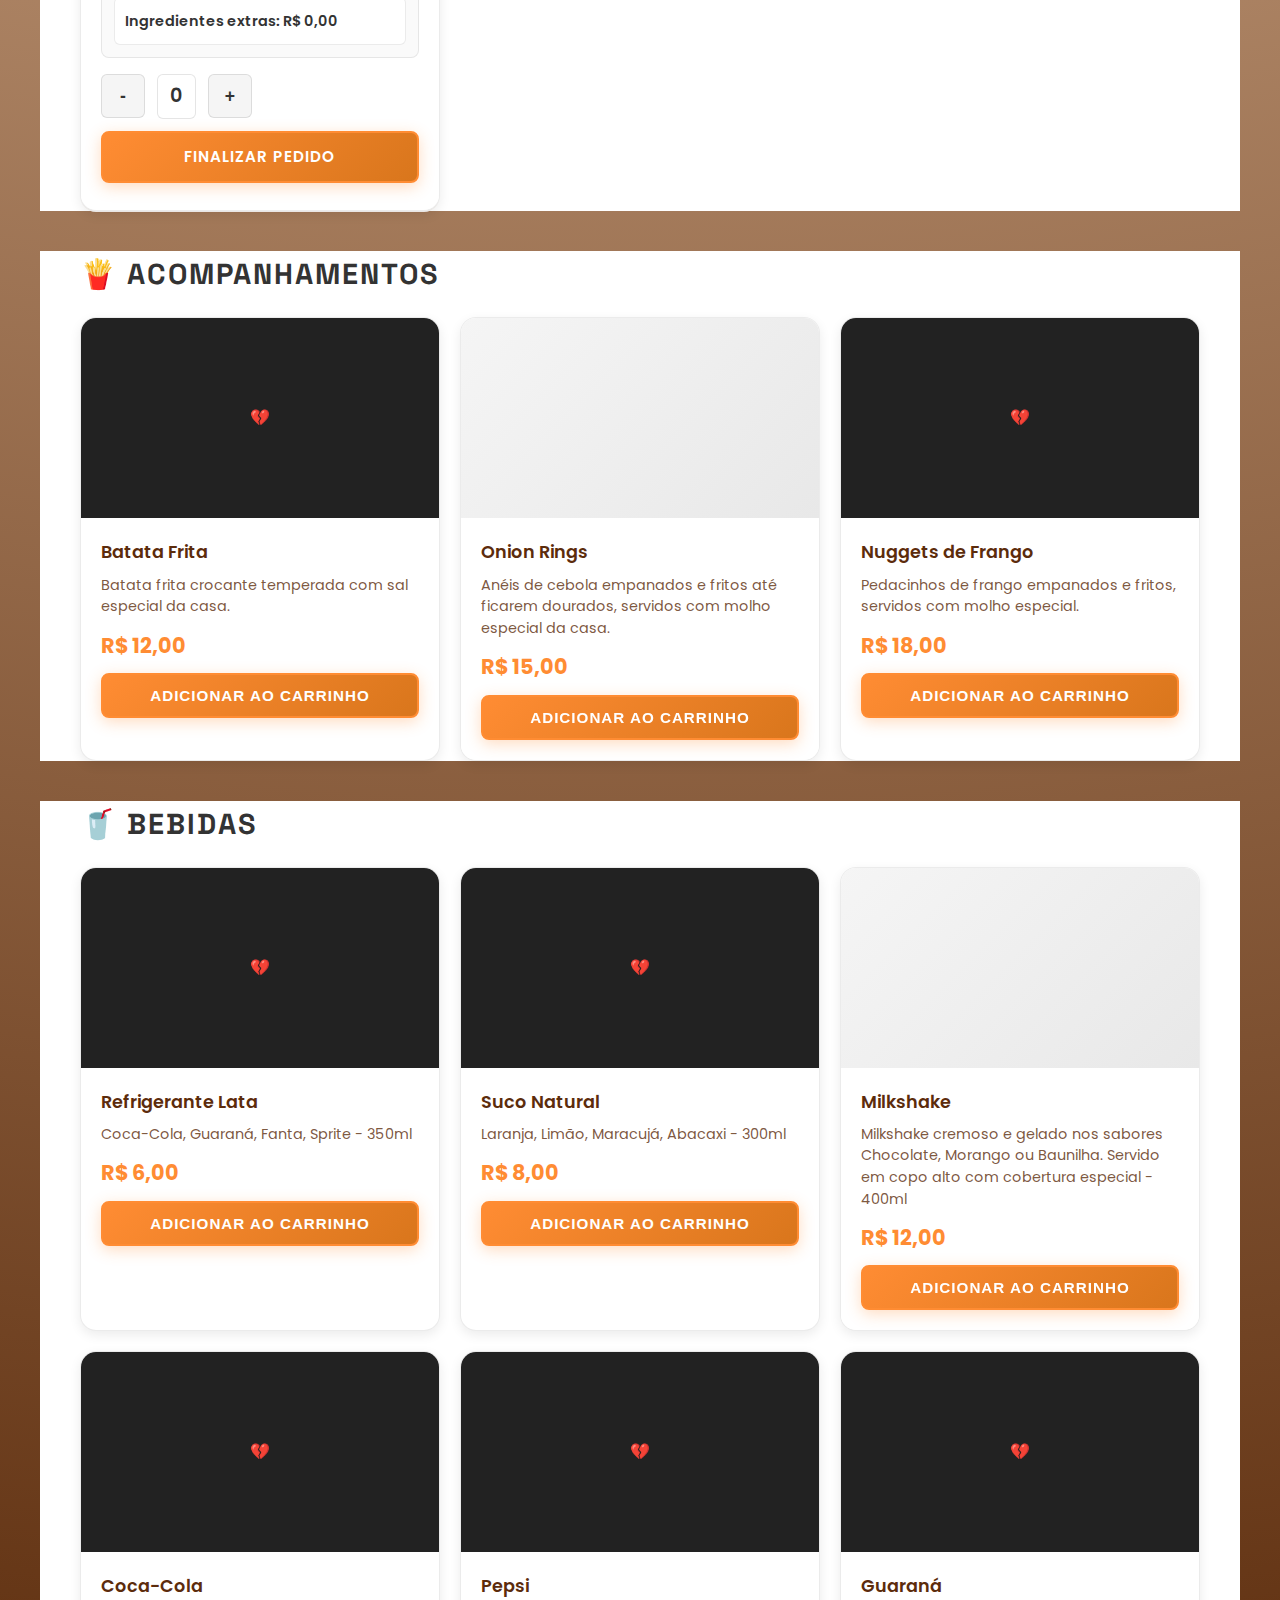
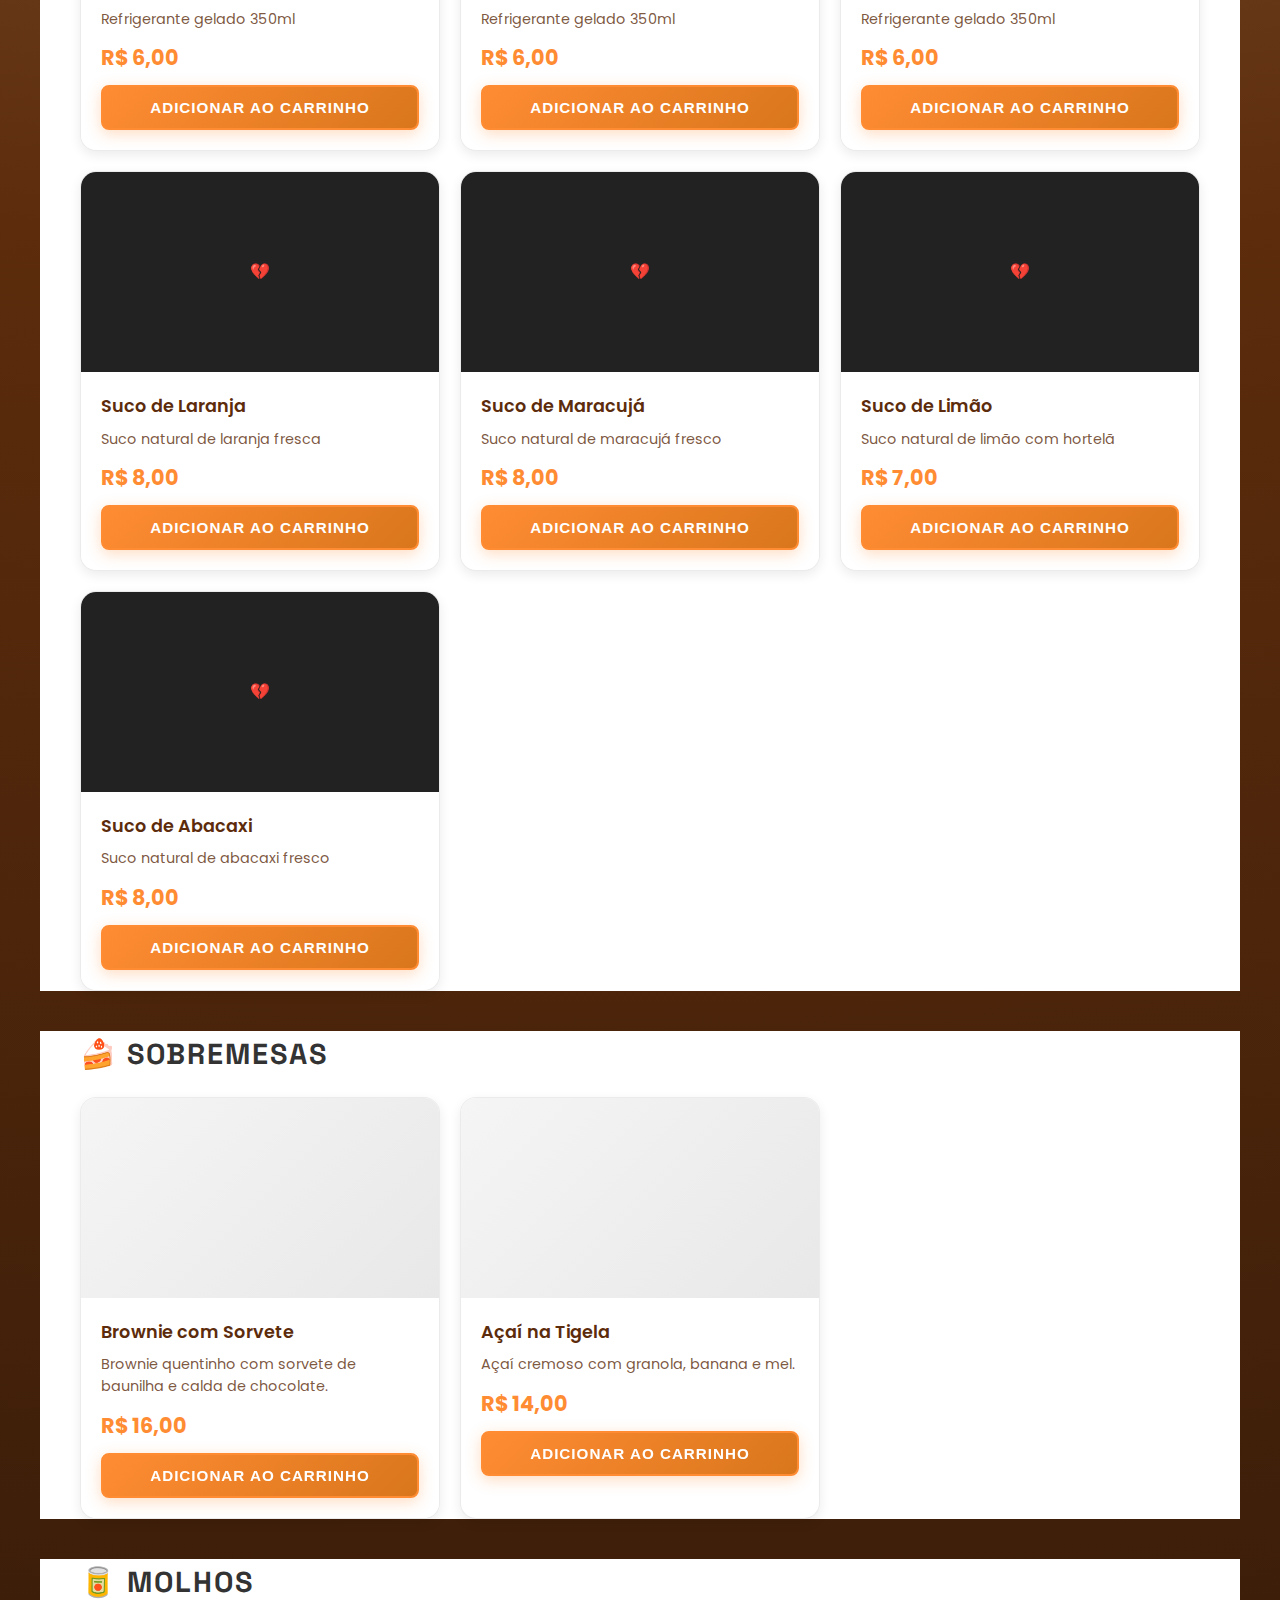
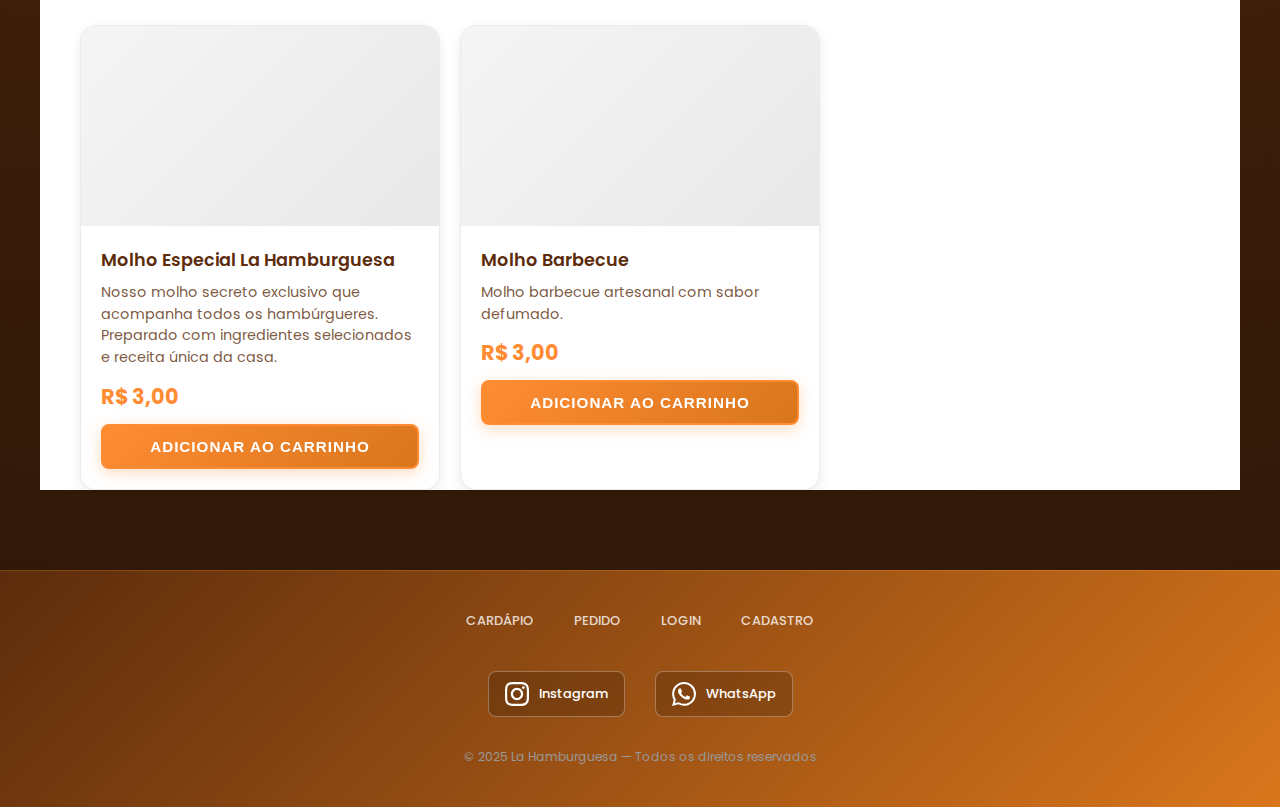
<file: cardapio.html>
<!DOCTYPE html>
<html lang="pt-br">
<head>
  <meta charset="UTF-8">
  <meta name="viewport" content="width=device-width, initial-scale=1.0">
  <meta name="description" content="Cardápio La Hamburguesa - Hambúrgueres artesanais, bebidas e acompanhamentos. Sabor único e ingredientes frescos.">
  <meta name="keywords" content="cardápio, hambúrguer, La Hamburguesa, menu, delivery">
  <title>Cardápio - La Hamburguesa</title>
  <link rel="stylesheet" href="styles.css">
  <link rel="preconnect" href="https://fonts.googleapis.com">
  <link rel="preconnect" href="https://fonts.gstatic.com" crossorigin>
  <link href="https://fonts.googleapis.com/css2?family=Poppins:wght@300;400;500;600;700;800;900&family=Space+Grotesk:wght@300;400;500;600;700&family=Ranchers&display=swap" rel="stylesheet">
  <script src="carrinho.js"></script>
  <script src="mobile.js"></script>
</head>
<body class="theme-spacex">
  <nav class="spacex-nav" role="navigation" aria-label="Menu principal">
    <div class="nav-container">
      <a href="index.html" class="nav-logo">
        <img src="logo.svg2.jpg" alt="La Hamburguesa - Hambúrgueres Artesanais" class="logo-img">
      </a>
      <div class="nav-links">
        <a href="cardapio.html">CARDÁPIO</a>
        <a href="pedido.html">PEDIDO</a>
        <a href="login.html">LOGIN</a>
        <a href="cadastro.html">CADASTRO</a>
      </div>
      <button class="nav-menu-toggle" aria-label="Menu mobile">
        <span></span>
        <span></span>
        <span></span>
      </button>
    </div>
  </nav>

  <main role="main">
    <section class="menu-hero" aria-label="Destaques do cardápio">
      <div class="menu-hero__content">
        <div class="menu-logo-badge">
          <img src="logo.svg2.jpg" alt="La Hamburguesa - Hambúrgueres Artesanais" class="menu-logo-img">
          <div class="menu-logo-text">
            <span class="menu-logo-line-1">La</span>
            <span class="menu-logo-line-2">Hamburguesa</span>
          </div>
        </div>
        <span class="hero-tag">Entrega média de 30 min</span>
        <h1>Sabores artesanais com o calor de La Hamburguesa</h1>
        <p>Escolha entre combinações clássicas, linha Terra e criações especiais com ingredientes selecionados diariamente.</p>
        <div class="hero-stats">
          <div class="hero-stat">
            <strong>+120</strong>
            <span>Combinações</span>
          </div>
          <div class="hero-stat">
            <strong>4.9/5</strong>
            <span>Avaliação média</span>
          </div>
          <div class="hero-stat">
            <strong>24h</strong>
            <span>Delivery ativo</span>
          </div>
        </div>
      </div>
      <div class="menu-hero__cards">
        <div class="hero-feature-card">
          <h4>Linha Terra</h4>
          <p>Sabores intensos com toques defumados e ingredientes frescos.</p>
        </div>
        <div class="hero-feature-card">
          <h4>Laranja-Vivo</h4>
          <p>Nossos molhos exclusivos assinados pela cozinha da casa.</p>
        </div>
        <div class="hero-feature-card">
          <h4>Marrom-Escuro</h4>
          <p>Pães tostados, carnes suculentas e equilíbrio perfeito.</p>
        </div>
      </div>
    </section>

    <div class="menu-header">
      <h2>🍔 Nosso Cardápio</h2>
      <p class="menu-intro">Descubra nossos hambúrgueres artesanais feitos com ingredientes frescos e selecionados. Cada hambúrguer é preparado com carinho e atenção aos detalhes para garantir o melhor sabor.</p>
      
      <!-- Barra de Pesquisa -->
      <div class="search-container">
        <div class="search-box">
          <svg class="search-icon" viewBox="0 0 24 24" fill="none" stroke="currentColor" stroke-width="2">
            <circle cx="11" cy="11" r="8"></circle>
            <path d="m21 21-4.35-4.35"></path>
          </svg>
          <input type="text" id="searchInput" class="search-input" placeholder="Pesquisar produtos..." aria-label="Pesquisar produtos">
          <button class="search-clear" id="searchClear" aria-label="Limpar pesquisa" style="display: none;">×</button>
        </div>
        <div class="search-results-info" id="searchResultsInfo" style="display: none;"></div>
      </div>
      
      <div class="menu-chip-bar" role="tablist" aria-label="Navegação rápida pelas categorias">
        <button class="filter-chip active" data-target="hamburguers-title">Hambúrgueres</button>
        <button class="filter-chip" data-target="acompanhamentos-title">Acompanhamentos</button>
        <button class="filter-chip" data-target="bebidas-title">Bebidas</button>
        <button class="filter-chip" data-target="sobremesas-title">Sobremesas</button>
        <button class="filter-chip" data-target="molhos-title">Molhos</button>
      </div>
      
      <div class="menu-features">
        <div class="feature-badge">🥩 100% Artesanal</div>
        <div class="feature-badge">🌱 Ingredientes Frescos</div>
        <div class="feature-badge">⚡ Entrega Rápida</div>
        <div class="feature-badge">🎁 Ofertas Especiais</div>
      </div>
    </div>
    
      <!-- Hambúrgueres -->
    <section class="menu-category" aria-labelledby="hamburguers-title">
      <h3 id="hamburguers-title" class="category-title">🍔 Hambúrgueres</h3>
      <div class="menu-container" role="region" aria-label="Hambúrgueres">
        <article class="menu-item">
          <div class="item-image">
            <img src="https://images.unsplash.com/photo-1571091655789-405eb7a3a3a8?w=400&h=250&fit=crop&crop=center&auto=format&q=80" alt="La Hamburguesa Clássico: hambúrguer artesanal com pão, carne suculenta, queijo derretido, alface fresca, tomate e molho especial da casa" loading="lazy" onerror="this.src='[data-uri]'">
          </div>
          <div class="item-content">
            <h4>La Hamburguesa Clássico</h4>
            <p>Pão artesanal, carne suculenta, queijo derretido, alface fresca, tomate e molho especial da casa.</p>
            <p class="price">R$ 25,00</p>
            
            <!-- Ingredientes Personalizáveis -->
            <div class="ingredients-section">
              <h5>🥬 Personalize seu hambúrguer:</h5>
              <div class="ingredients-list">
                <div class="ingredient-item">
                  <span>🥓 Bacon</span>
                  <div class="ingredient-controls">
                    <button onclick="removeIngredient('lahamburguesa-classico', 'bacon', 3, 'Bacon')" aria-label="Remover bacon">-</button>
                    <span id="bacon-lahamburguesa-classico">0</span>
                    <button onclick="addIngredient('lahamburguesa-classico', 'bacon', 3, 'Bacon')" aria-label="Adicionar bacon">+</button>

                  </div>
                </div>
                
                <div class="ingredient-item">
                  <span>🧀 Queijo Extra</span>
                  <div class="ingredient-controls">
                    <button onclick="removeIngredient('lahamburguesa-classico', 'queijo', 2, 'Queijo Extra')" aria-label="Remover queijo">-</button>
                    <span id="queijo-lahamburguesa-classico">0</span>
                    <button onclick="addIngredient('lahamburguesa-classico', 'queijo', 2, 'Queijo Extra')" aria-label="Adicionar queijo">+</button>
                  </div>
                </div>
                
                <div class="ingredient-item">
                  <span>🍅 Tomate</span>
                  <div class="ingredient-controls">
                    <button onclick="removeIngredient('lahamburguesa-classico', 'tomate', 1, 'Tomate')" aria-label="Remover tomate">-</button>
                    <span id="tomate-lahamburguesa-classico">0</span>
                    <button onclick="addIngredient('lahamburguesa-classico', 'tomate', 1, 'Tomate')" aria-label="Adicionar tomate">+</button>
                  </div>
                </div>
                
                <div class="ingredient-item">
                  <span>🥬 Alface</span>
                  <div class="ingredient-controls">
                    <button onclick="removeIngredient('lahamburguesa-classico', 'alface', 1, 'Alface')" aria-label="Remover alface">-</button>
                    <span id="alface-lahamburguesa-classico">0</span>
                    <button onclick="addIngredient('lahamburguesa-classico', 'alface', 1, 'Alface')" aria-label="Adicionar alface">+</button>
                  </div>
                </div>
                
                <div class="ingredient-item">
                  <span>🧅 Cebola</span>
                  <div class="ingredient-controls">
                    <button onclick="removeIngredient('lahamburguesa-classico', 'cebola', 1, 'Cebola')" aria-label="Remover cebola">-</button>
                    <span id="cebola-lahamburguesa-classico">0</span>
                    <button onclick="addIngredient('lahamburguesa-classico', 'cebola', 1, 'Cebola')" aria-label="Adicionar cebola">+</button>
                  </div>
                </div>
                
                <div class="ingredient-item">
                  <span>🌶️ Pimenta</span>
                  <div class="ingredient-controls">
                    <button onclick="removeIngredient('lahamburguesa-classico', 'pimenta', 2, 'Pimenta')" aria-label="Remover pimenta">-</button>
                    <span id="pimenta-lahamburguesa-classico">0</span>
                    <button onclick="addIngredient('lahamburguesa-classico', 'pimenta', 2, 'Pimenta')" aria-label="Adicionar pimenta">+</button>
                  </div>
                </div>
              </div>
              
              <div class="ingredients-total">
                <strong>Ingredientes extras: R$ <span id="ingredients-total-lahamburguesa-classico">0,00</span></strong>
              </div>
            </div>
            
            <div class="item-controls">
              <button class="btn-quantity" onclick="removeItem('lahamburguesa-classico')" aria-label="Remover item">-</button>
              <span class="quantity" id="qty-lahamburguesa-classico">0</span>
              <button class="btn-quantity" onclick="addItem('lahamburguesa-classico', 'La Hamburguesa Clássico', 25.00)" aria-label="Adicionar item">+</button>
            </div>
            <a href="pagamento.html" class="btn" aria-label="Finalizar pedido">Finalizar Pedido</a>
          </div>
        </article>

        <article class="menu-item">
          <div class="item-image">
            <img src="https://images.unsplash.com/photo-1571091718767-18b5b1457add?w=400&h=250&fit=crop&crop=center&auto=format&q=80" alt="La Hamburguesa Bacon Supreme: hambúrguer com carne dupla, queijo cheddar, bacon crocante, cebola caramelizada e molho barbecue" loading="lazy" onerror="this.src='[data-uri]'">
          </div>
          <div class="item-content">
            <h4>La Hamburguesa Bacon Supreme</h4>
            <p>Carne dupla, queijo cheddar, bacon crocante, cebola caramelizada e molho barbecue.</p>
            <p class="price">R$ 32,00</p>
            
            <!-- Ingredientes Personalizáveis -->
            <div class="ingredients-section">
              <h5>🥬 Personalize seu hambúrguer:</h5>
              <div class="ingredients-list">
                <div class="ingredient-item">
                  <span>🥓 Bacon Extra</span>
                  <div class="ingredient-controls">
                    <button onclick="removeIngredient('lahamburguesa-bacon', 'bacon', 3, 'Bacon Extra')" aria-label="Remover bacon">-</button>
                    <span id="bacon-lahamburguesa-bacon">0</span>
                    <button onclick="addIngredient('lahamburguesa-bacon', 'bacon', 3, 'Bacon Extra')" aria-label="Adicionar bacon">+</button>
                  </div>
                </div>
                
                <div class="ingredient-item">
                  <span>🧀 Queijo Cheddar</span>
                  <div class="ingredient-controls">
                    <button onclick="removeIngredient('lahamburguesa-bacon', 'queijo', 2, 'Queijo Cheddar')" aria-label="Remover queijo">-</button>
                    <span id="queijo-lahamburguesa-bacon">0</span>
                    <button onclick="addIngredient('lahamburguesa-bacon', 'queijo', 2, 'Queijo Cheddar')" aria-label="Adicionar queijo">+</button>
                  </div>
                </div>
                
                <div class="ingredient-item">
                  <span>🧅 Cebola Caramelizada</span>
                  <div class="ingredient-controls">
                    <button onclick="removeIngredient('lahamburguesa-bacon', 'cebola', 2, 'Cebola Caramelizada')" aria-label="Remover cebola">-</button>
                    <span id="cebola-lahamburguesa-bacon">0</span>
                    <button onclick="addIngredient('lahamburguesa-bacon', 'cebola', 2, 'Cebola Caramelizada')" aria-label="Adicionar cebola">+</button>
                  </div>
                </div>
                
                <div class="ingredient-item">
                  <span>🍅 Tomate</span>
                  <div class="ingredient-controls">
                    <button onclick="removeIngredient('lahamburguesa-bacon', 'tomate', 1, 'Tomate')" aria-label="Remover tomate">-</button>
                    <span id="tomate-lahamburguesa-bacon">0</span>
                    <button onclick="addIngredient('lahamburguesa-bacon', 'tomate', 1, 'Tomate')" aria-label="Adicionar tomate">+</button>
                  </div>
                </div>
                
                <div class="ingredient-item">
                  <span>🥬 Alface</span>
                  <div class="ingredient-controls">
                    <button onclick="removeIngredient('lahamburguesa-bacon', 'alface', 1, 'Alface')" aria-label="Remover alface">-</button>
                    <span id="alface-lahamburguesa-bacon">0</span>
                    <button onclick="addIngredient('lahamburguesa-bacon', 'alface', 1, 'Alface')" aria-label="Adicionar alface">+</button>
                  </div>
                </div>
                
                <div class="ingredient-item">
                  <span>🌶️ Pimenta</span>
                  <div class="ingredient-controls">
                    <button onclick="removeIngredient('lahamburguesa-bacon', 'pimenta', 2, 'Pimenta')" aria-label="Remover pimenta">-</button>
                    <span id="pimenta-lahamburguesa-bacon">0</span>
                    <button onclick="addIngredient('lahamburguesa-bacon', 'pimenta', 2, 'Pimenta')" aria-label="Adicionar pimenta">+</button>
                  </div>
                </div>
              </div>
              
              <div class="ingredients-total">
                <strong>Ingredientes extras: R$ <span id="ingredients-total-lahamburguesa-bacon">0,00</span></strong>
              </div>
            </div>
            
            <div class="item-controls">
              <button class="btn-quantity" onclick="removeItem('lahamburguesa-bacon')" aria-label="Remover item">-</button>
              <span class="quantity" id="qty-lahamburguesa-bacon">0</span>
              <button class="btn-quantity" onclick="addItem('lahamburguesa-bacon', 'La Hamburguesa Bacon Supreme', 32.00)" aria-label="Adicionar item">+</button>
            </div>
            <a href="pagamento.html" class="btn" aria-label="Finalizar pedido">Finalizar Pedido</a>
          </div>
        </article>

        <article class="menu-item">
          <div class="item-image">
            <img src="[data-uri]" alt="AKW Veggie - Hambúrguer vegetal" loading="lazy" onerror="this.src='[data-uri]'">
          </div>
          <div class="item-content">
            <h4>La Hamburguesa Veggie</h4>
            <p>Hambúrguer vegetal artesanal, queijo branco, alface, tomate e molho vegano especial.</p>
            <p class="price">R$ 27,00</p>
            
            <!-- Ingredientes Personalizáveis -->
            <div class="ingredients-section">
              <h5>🥬 Personalize seu hambúrguer:</h5>
              <div class="ingredients-list">
                <div class="ingredient-item">
                  <span>🧀 Queijo Vegano</span>
                  <div class="ingredient-controls">
                    <button onclick="removeIngredient('lahamburguesa-veggie', 'queijo', 2, 'Queijo Vegano')" aria-label="Remover queijo">-</button>
                    <span id="queijo-lahamburguesa-veggie">0</span>
                    <button onclick="addIngredient('lahamburguesa-veggie', 'queijo', 2, 'Queijo Vegano')" aria-label="Adicionar queijo">+</button>
                  </div>
                </div>
                
                <div class="ingredient-item">
                  <span>🍅 Tomate</span>
                  <div class="ingredient-controls">
                    <button onclick="removeIngredient('lahamburguesa-veggie', 'tomate', 1, 'Tomate')" aria-label="Remover tomate">-</button>
                    <span id="tomate-lahamburguesa-veggie">0</span>
                    <button onclick="addIngredient('lahamburguesa-veggie', 'tomate', 1, 'Tomate')" aria-label="Adicionar tomate">+</button>
                  </div>
                </div>
                
                <div class="ingredient-item">
                  <span>🥬 Alface</span>
                  <div class="ingredient-controls">
                    <button onclick="removeIngredient('lahamburguesa-veggie', 'alface', 1, 'Alface')" aria-label="Remover alface">-</button>
                    <span id="alface-lahamburguesa-veggie">0</span>
                    <button onclick="addIngredient('lahamburguesa-veggie', 'alface', 1, 'Alface')" aria-label="Adicionar alface">+</button>
                  </div>
                </div>
                
                <div class="ingredient-item">
                  <span>🧅 Cebola</span>
                  <div class="ingredient-controls">
                    <button onclick="removeIngredient('lahamburguesa-veggie', 'cebola', 1, 'Cebola')" aria-label="Remover cebola">-</button>
                    <span id="cebola-lahamburguesa-veggie">0</span>
                    <button onclick="addIngredient('lahamburguesa-veggie', 'cebola', 1, 'Cebola')" aria-label="Adicionar cebola">+</button>
                  </div>
                </div>
                
                <div class="ingredient-item">
                  <span>🥒 Picles</span>
                  <div class="ingredient-controls">
                    <button onclick="removeIngredient('lahamburguesa-veggie', 'picles', 1, 'Picles')" aria-label="Remover picles">-</button>
                    <span id="picles-lahamburguesa-veggie">0</span>
                    <button onclick="addIngredient('lahamburguesa-veggie', 'picles', 1, 'Picles')" aria-label="Adicionar picles">+</button>
                  </div>
                </div>
                
                <div class="ingredient-item">
                  <span>🥑 Abacate</span>
                  <div class="ingredient-controls">
                    <button onclick="removeIngredient('lahamburguesa-veggie', 'abacate', 3, 'Abacate')" aria-label="Remover abacate">-</button>
                    <span id="abacate-lahamburguesa-veggie">0</span>
                    <button onclick="addIngredient('lahamburguesa-veggie', 'abacate', 3, 'Abacate')" aria-label="Adicionar abacate">+</button>
                  </div>
                </div>
              </div>
              
              <div class="ingredients-total">
                <strong>Ingredientes extras: R$ <span id="ingredients-total-lahamburguesa-veggie">0,00</span></strong>
              </div>
            </div>
            
            <div class="item-controls">
              <button class="btn-quantity" onclick="removeItem('lahamburguesa-veggie')" aria-label="Remover item">-</button>
              <span class="quantity" id="qty-lahamburguesa-veggie">0</span>
              <button class="btn-quantity" onclick="addItem('lahamburguesa-veggie', 'La Hamburguesa Veggie', 27.00)" aria-label="Adicionar item">+</button>
            </div>
            <a href="pagamento.html" class="btn" aria-label="Finalizar pedido">Finalizar Pedido</a>
          </div>
        </article>

        <article class="menu-item">
          <div class="item-image">
            <img src="https://th.bing.com/th/id/OIP.rpdhe-DUJk7Mpz_dvsiNxQHaHa?w=163&h=180&c=7&r=0&o=7&pid=1.7&rm=3" alt="La Hamburguesa Picante: hambúrguer com carne temperada, queijo jalapeño, pimenta, cebola roxa e molho picante da casa" loading="lazy" onerror="this.src='[data-uri]'">
          </div>
          <div class="item-content">
            <h4>La Hamburguesa Picante</h4>
            <p>Carne temperada, queijo jalapeño, pimenta, cebola roxa e molho picante da casa.</p>
            <p class="price">R$ 29,00</p>
            
            <!-- Ingredientes Personalizáveis -->
            <div class="ingredients-section">
              <h5>🥬 Personalize seu hambúrguer:</h5>
              <div class="ingredients-list">
                <div class="ingredient-item">
                  <span>🌶️ Jalapeño</span>
                  <div class="ingredient-controls">
                    <button onclick="removeIngredient('lahamburguesa-picante', 'jalapeno', 2, 'Jalapeño')" aria-label="Remover jalapeño">-</button>
                    <span id="jalapeno-lahamburguesa-picante">0</span>
                    <button onclick="addIngredient('lahamburguesa-picante', 'jalapeno', 2, 'Jalapeño')" aria-label="Adicionar jalapeño">+</button>
                  </div>
                </div>
                
                <div class="ingredient-item">
                  <span>🧀 Queijo Jalapeño</span>
                  <div class="ingredient-controls">
                    <button onclick="removeIngredient('lahamburguesa-picante', 'queijo', 2, 'Queijo Jalapeño')" aria-label="Remover queijo">-</button>
                    <span id="queijo-lahamburguesa-picante">0</span>
                    <button onclick="addIngredient('lahamburguesa-picante', 'queijo', 2, 'Queijo Jalapeño')" aria-label="Adicionar queijo">+</button>
                  </div>
                </div>
                
                <div class="ingredient-item">
                  <span>🧅 Cebola Roxa</span>
                  <div class="ingredient-controls">
                    <button onclick="removeIngredient('lahamburguesa-picante', 'cebola', 1, 'Cebola Roxa')" aria-label="Remover cebola">-</button>
                    <span id="cebola-lahamburguesa-picante">0</span>
                    <button onclick="addIngredient('lahamburguesa-picante', 'cebola', 1, 'Cebola Roxa')" aria-label="Adicionar cebola">+</button>
                  </div>
                </div>
                
                <div class="ingredient-item">
                  <span>🍅 Tomate</span>
                  <div class="ingredient-controls">
                    <button onclick="removeIngredient('lahamburguesa-picante', 'tomate', 1, 'Tomate')" aria-label="Remover tomate">-</button>
                    <span id="tomate-lahamburguesa-picante">0</span>
                    <button onclick="addIngredient('lahamburguesa-picante', 'tomate', 1, 'Tomate')" aria-label="Adicionar tomate">+</button>
                  </div>
                </div>
                
                <div class="ingredient-item">
                  <span>🥬 Alface</span>
                  <div class="ingredient-controls">
                    <button onclick="removeIngredient('lahamburguesa-picante', 'alface', 1, 'Alface')" aria-label="Remover alface">-</button>
                    <span id="alface-lahamburguesa-picante">0</span>
                    <button onclick="addIngredient('lahamburguesa-picante', 'alface', 1, 'Alface')" aria-label="Adicionar alface">+</button>
                  </div>
                </div>
                
                <div class="ingredient-item">
                  <span>🥓 Bacon</span>
                  <div class="ingredient-controls">
                    <button onclick="removeIngredient('lahamburguesa-picante', 'bacon', 3, 'Bacon')" aria-label="Remover bacon">-</button>
                    <span id="bacon-lahamburguesa-picante">0</span>
                    <button onclick="addIngredient('lahamburguesa-picante', 'bacon', 3, 'Bacon')" aria-label="Adicionar bacon">+</button>
                  </div>
                </div>
              </div>
              
              <div class="ingredients-total">
                <strong>Ingredientes extras: R$ <span id="ingredients-total-lahamburguesa-picante">0,00</span></strong>
              </div>
            </div>
            
            <div class="item-controls">
              <button class="btn-quantity" onclick="removeItem('lahamburguesa-picante')" aria-label="Remover item">-</button>
              <span class="quantity" id="qty-lahamburguesa-picante">0</span>
              <button class="btn-quantity" onclick="addItem('lahamburguesa-picante', 'La Hamburguesa Picante', 29.00)" aria-label="Adicionar item">+</button>
            </div>
            <a href="pagamento.html" class="btn" aria-label="Finalizar pedido">Finalizar Pedido</a>
          </div>
        </article>
      </div>
    </section>

    <!-- Acompanhamentos -->
    <section class="menu-category" aria-labelledby="acompanhamentos-title">
      <h3 id="acompanhamentos-title" class="category-title">🍟 Acompanhamentos</h3>
      <div class="menu-container" role="region" aria-label="Acompanhamentos">
        <article class="menu-item">
          <div class="item-image">
            <img src="https://images.unsplash.com/photo-1573080496219-bb080dd4f877?w=400&h=250&fit=crop&crop=center&auto=format&q=80" alt="Batata frita crocante temperada com sal especial da casa, servida em porção generosa" loading="lazy" onerror="this.src='[data-uri]'">
          </div>
          <div class="item-content">
            <h4>Batata Frita</h4>
            <p>Batata frita crocante temperada com sal especial da casa.</p>
            <p class="price">R$ 12,00</p>
            
            <button class="btn" onclick="addItemToCart('batata-frita', 'Batata Frita', 12.00)">
              Adicionar ao Carrinho
          </button>
          
          </div>
        </article>

        <article class="menu-item">
          <div class="item-image">
            <img src="https://images.unsplash.com/photo-1626082927389-6cd097cdc6ec?w=400&h=250&fit=crop&crop=center&auto=format&q=80" alt="Anéis de cebola empanados e fritos até ficarem dourados, servidos com molho especial" loading="lazy" onerror="this.src='https://images.unsplash.com/photo-1626082927389-6cd097cdc6ec?w=400&h=250&fit=crop&crop=center&auto=format&q=80'">
          </div>
          <div class="item-content">
            <h4>Onion Rings</h4>
            <p>Anéis de cebola empanados e fritos até ficarem dourados, servidos com molho especial da casa.</p>
            <p class="price">R$ 15,00</p>
            
            <button class="btn" onclick="addItemToCart('onion-rings', 'Onion Rings', 15.00)">
              Adicionar ao Carrinho
          </button>
          
          </div>
        </article>

        <article class="menu-item">
          <div class="item-image">
            <img src="https://images.unsplash.com/photo-1562967914-608f82629710?w=400&h=250&fit=crop&crop=center&auto=format&q=80" alt="Pedacinhos de frango empanados e fritos, servidos com molho especial em porção generosa" loading="lazy" onerror="this.src='[data-uri]'">
          </div>
          <div class="item-content">
            <h4>Nuggets de Frango</h4>
            <p>Pedacinhos de frango empanados e fritos, servidos com molho especial.</p>
            <p class="price">R$ 18,00</p>
            
            <button class="btn" onclick="addItemToCart('nuggets', 'Nuggets de Frango', 18.00)">
              Adicionar ao Carrinho
          </button>
          
          </div>
        </article>
      </div>
    </section>

    <!-- Bebidas -->
    <section class="menu-category" aria-labelledby="bebidas-title">
      <h3 id="bebidas-title" class="category-title">🥤 Bebidas</h3>
      <div class="menu-container" role="region" aria-label="Bebidas">
        <article class="menu-item">
          <div class="item-image">
            <img src="https://images.unsplash.com/photo-1581636625402-29b2a704ef13?w=400&h=250&fit=crop&crop=center&auto=format&q=80" alt="Refrigerantes gelados" loading="lazy" onerror="this.src='[data-uri]'">
          </div>
          <div class="item-content">
            <h4>Refrigerante Lata</h4>
            <p>Coca-Cola, Guaraná, Fanta, Sprite - 350ml</p>
            <p class="price">R$ 6,00</p>
            <button class="btn" onclick="adicionarItem('coca','Coca-Cola',6, this); animatePlusOne(this)">
              Adicionar ao Carrinho
            </button>
          
          </div>
        </article>

        <article class="menu-item">
          <div class="item-image">
            <img src="https://images.unsplash.com/photo-1621506289937-a8e4df240d0b?w=400&h=250&fit=crop&crop=center&auto=format&q=80" alt="Suco natural de frutas" loading="lazy" onerror="this.src='[data-uri]'">
          </div>
          <div class="item-content">
            <h4>Suco Natural</h4>
            <p>Laranja, Limão, Maracujá, Abacaxi - 300ml</p>
            <p class="price">R$ 8,00</p>
            <button class="btn" onclick="addItemToCart('suco-natural', 'Suco Natural', 8.00)">
              Adicionar ao Carrinho
          </button>
          
        </article>

        <article class="menu-item">
          <div class="item-image">
            <img src="https://images.unsplash.com/photo-1572490122747-3968b75cc699?w=400&h=250&fit=crop&crop=center&auto=format&q=80" alt="Milkshake cremoso de chocolate, morango ou baunilha servido em copo alto com cobertura" loading="lazy" onerror="this.src='https://images.unsplash.com/photo-1572490122747-3968b75cc699?w=400&h=250&fit=crop&crop=center&auto=format&q=80'">
          </div>
          <div class="item-content">
            <h4>Milkshake</h4>
            <p>Milkshake cremoso e gelado nos sabores Chocolate, Morango ou Baunilha. Servido em copo alto com cobertura especial - 400ml</p>
            <p class="price">R$ 12,00</p>
            <button class="btn" onclick="addItemToCart('milkshake', 'Milkshake', 12.00)">
              Adicionar ao Carrinho
            </button>
          
          </div>
        </article>

        <article class="menu-item">
          <div class="item-image">
            <img src="https://images.unsplash.com/photo-1581636625402-29b2a704ef13?w=400&h=250&fit=crop&crop=center&auto=format&q=80" alt="Coca-Cola gelada" loading="lazy" onerror="this.src='[data-uri]'">
          </div>
          <div class="item-content">
            <h4>Coca-Cola</h4>
            <p>Refrigerante gelado 350ml</p>
            <p class="price">R$ 6,00</p>
            <button class="btn" onclick="adicionarItem('coca','Coca-Cola',6, this)">
              Adicionar ao Carrinho
            </button>
          </div>
        </article>

        <article class="menu-item">
          <div class="item-image">
            <img src="https://images.unsplash.com/photo-1581636625402-29b2a704ef13?w=400&h=250&fit=crop&crop=center&auto=format&q=80" alt="Pepsi gelada" loading="lazy" onerror="this.src='[data-uri]'">
          </div>
          <div class="item-content">
            <h4>Pepsi</h4>
            <p>Refrigerante gelado 350ml</p>
            <p class="price">R$ 6,00</p>
            <button class="btn" onclick="adicionarItem('pepsi', 'Pepsi', 6)">Adicionar ao Carrinho</button>

          </div>
        </article>

        <article class="menu-item">
          <div class="item-image">
            <img src="https://images.unsplash.com/photo-1581636625402-29b2a704ef13?w=400&h=250&fit=crop&crop=center&auto=format&q=80" alt="Guaraná gelado" loading="lazy" onerror="this.src='[data-uri]'">
          </div>
          <div class="item-content">
            <h4>Guaraná</h4>
            <p>Refrigerante gelado 350ml</p>
            <p class="price">R$ 6,00</p>
            <button class="btn" onclick="adicionarItem('guarana', 'Guaraná', 6)">Adicionar ao Carrinho</button>

          </div>
        </article>

        <article class="menu-item">
          <div class="item-image">
            <img src="https://images.unsplash.com/photo-1621506289937-a8e4df240d0b?w=400&h=250&fit=crop&crop=center&auto=format&q=80" alt="Suco de laranja natural" loading="lazy" onerror="this.src='[data-uri]'">
          </div>
          <div class="item-content">
            <h4>Suco de Laranja</h4>
            <p>Suco natural de laranja fresca</p>
            <p class="price">R$ 8,00</p>
            <button class="btn" onclick="adicionarItem('suco-laranja', 'Suco de Laranja', 8)">Adicionar ao Carrinho</button>

          </div>
        </article>

        <article class="menu-item">
          <div class="item-image">
            <img src="https://images.unsplash.com/photo-1621506289937-a8e4df240d0b?w=400&h=250&fit=crop&crop=center&auto=format&q=80" alt="Suco de maracujá natural" loading="lazy" onerror="this.src='[data-uri]'">
          </div>
          <div class="item-content">
            <h4>Suco de Maracujá</h4>
            <p>Suco natural de maracujá fresco</p>
            <p class="price">R$ 8,00</p>
            <button class="btn" onclick="adicionarItem('suco-maracuja', 'Suco de Maracujá', 8)">Adicionar ao Carrinho</button>

          </div>
        </article>

        <article class="menu-item">
          <div class="item-image">
            <img src="https://images.unsplash.com/photo-1621506289937-a8e4df240d0b?w=400&h=250&fit=crop&crop=center&auto=format&q=80" alt="Suco de limão natural" loading="lazy" onerror="this.src='[data-uri]'">
          </div>
          <div class="item-content">
            <h4>Suco de Limão</h4>
            <p>Suco natural de limão com hortelã</p>
            <p class="price">R$ 7,00</p>
            <button class="btn" onclick="adicionarItem('suco-limao', 'Suco de Limão', 7)">Adicionar ao Carrinho</button>

          </div>
        </article>

        <article class="menu-item">
          <div class="item-image">
            <img src="https://images.unsplash.com/photo-1621506289937-a8e4df240d0b?w=400&h=250&fit=crop&crop=center&auto=format&q=80" alt="Suco de abacaxi natural" loading="lazy" onerror="this.src='[data-uri]'">
          </div>
          <div class="item-content">
            <h4>Suco de Abacaxi</h4>
            <p>Suco natural de abacaxi fresco</p>
            <p class="price">R$ 8,00</p>
            <button class="btn" onclick="adicionarItem('suco-abacaxi', 'Suco de Abacaxi', 8)">Adicionar ao Carrinho</button>

          </div>
        </article>
    </section>

    <!-- Sobremesas -->
    <section class="menu-category" aria-labelledby="sobremesas-title">
      <h3 id="sobremesas-title" class="category-title">🍰 Sobremesas</h3>
      <div class="menu-container" role="region" aria-label="Sobremesas">
        <article class="menu-item">
          <div class="item-image">
            <img src="https://images.unsplash.com/photo-1563805042-7684c019e1cb?w=400&h=250&fit=crop&crop=center&auto=format&q=80" alt="Brownie com sorvete" loading="lazy" onerror="this.src='[data-uri]'">
          </div>
          <div class="item-content">
            <h4>Brownie com Sorvete</h4>
            <p>Brownie quentinho com sorvete de baunilha e calda de chocolate.</p>
            <p class="price">R$ 16,00</p>
            
            <button class="btn" onclick="adicionarItem('brownie', 'Brownie com Sorvete', 16)">Adicionar ao Carrinho</button>
            
          </div>
        </article>

        <article class="menu-item">
          <div class="item-image">
            <img src="https://images.unsplash.com/photo-1488477181946-6428a0291777?w=400&h=250&fit=crop&crop=center&auto=format&q=80" alt="Açaí na tigela" loading="lazy" onerror="this.src='[data-uri]'">
          </div>
          <div class="item-content">
            <h4>Açaí na Tigela</h4>
            <p>Açaí cremoso com granola, banana e mel.</p>
            <p class="price">R$ 14,00</p>
            <button class="btn" onclick="adicionarItem('acai', 'Açaí na Tigela', 14)">Adicionar ao Carrinho</button>

          </div>
        </article>
      </div>
    </section>

    <!-- Molhos -->
    <section class="menu-category" aria-labelledby="molhos-title">
      <h3 id="molhos-title" class="category-title">🥫 Molhos</h3>
      <div class="menu-container" role="region" aria-label="Molhos">
        <article class="menu-item">
          <div class="item-image">
            <img src="https://images.unsplash.com/photo-1551024506-0bccd828d307?w=400&h=250&fit=crop&crop=center&auto=format&q=80" alt="Molho Especial AKW" loading="lazy" onerror="this.src='[data-uri]'">
          </div>
          <div class="item-content">
            <h4>Molho Especial La Hamburguesa</h4>
            <p>Nosso molho secreto exclusivo que acompanha todos os hambúrgueres. Preparado com ingredientes selecionados e receita única da casa.</p>
            <p class="price">R$ 3,00</p>
            <button class="btn" onclick="adicionarItem('molho-especial', 'Molho Especial La Hamburguesa', 3)">Adicionar ao Carrinho</button>

          </div>
        </article>

        <article class="menu-item">
          <div class="item-image">
            <img src="https://th.bing.com/th/id/OIP.L_S1fSg9HbLQHpdWshGKywHaE8?w=247&h=180&c=7&r=0&o=7&pid=1.7&rm=3" alt="Molho Barbecue" loading="lazy" onerror="this.src='[data-uri]'">
          </div>
          <div class="item-content">
            <h4>Molho Barbecue</h4>
            <p>Molho barbecue artesanal com sabor defumado.</p>
            <p class="price">R$ 3,00</p>
            <button class="btn" onclick="adicionarItem('molho-barbecue', 'Molho Barbecue', 3)">Adicionar ao Carrinho</button>

          </div>
        </article>
      </div>
    </section>
  </main>

  <!-- Overlay do carrinho -->
  <div class="cart-overlay" id="cartOverlay" onclick="toggleCart()"></div>

  <!-- Carrinho Flutuante -->
  <div class="cart-float" id="cartFloat">
    <div class="cart-header">
      <div class="cart-header-title">
        <svg viewBox="0 0 24 24" fill="none" stroke="currentColor" stroke-width="2" stroke-linecap="round" stroke-linejoin="round">
          <circle cx="9" cy="21" r="1"></circle>
          <circle cx="20" cy="21" r="1"></circle>
          <path d="M1 1h4l2.68 13.39a2 2 0 0 0 2 1.61h9.72a2 2 0 0 0 2-1.61L23 6H6"></path>
        </svg>
        <h3 data-count="0">Carrinho <span id="cartHeaderCount" style="display: none;"></span></h3>
      </div>
      <button class="close-cart" onclick="toggleCart()" aria-label="Fechar carrinho">×</button>
    </div>

    <div class="cart-items" id="cartItems">
      <!-- Itens serão inseridos aqui -->
    </div>

    <div class="cart-footer">
      <div class="cart-total">
        <span>Total</span>
        <span id="cartTotal">R$ 0,00</span>
      </div>
      <a href="pagamento.html" class="btn finalizar-cart-btn">
        Finalizar Pedido →
      </a>
      <button class="btn btn-secondary close-cart" onclick="toggleCart()">Continuar Comprando</button>
    </div>
  </div>

  <!-- Botão flutuante para abrir o carrinho -->
  <button class="open-cart" onclick="toggleCart()" aria-label="Abrir carrinho">
    <svg viewBox="0 0 24 24" fill="none" stroke="currentColor" stroke-width="2" stroke-linecap="round" stroke-linejoin="round">
      <circle cx="9" cy="21" r="1"></circle>
      <circle cx="20" cy="21" r="1"></circle>
      <path d="M1 1h4l2.68 13.39a2 2 0 0 0 2 1.61h9.72a2 2 0 0 0 2-1.61L23 6H6"></path>
    </svg>
  </button>
  
  <footer class="spacex-footer" role="contentinfo">
    <div class="footer-container">
      <div class="footer-links">
        <a href="cardapio.html">CARDÁPIO</a>
        <a href="pedido.html">PEDIDO</a>
        <a href="login.html">LOGIN</a>
        <a href="cadastro.html">CADASTRO</a>
      </div>
      <div class="footer-social">
        <a href="https://www.instagram.com/lah.amburguesa?igsh=MTBja2NuYTYzbHExeQ==" target="_blank" rel="noopener noreferrer" class="social-icon instagram" aria-label="Instagram">
          <svg width="24" height="24" viewBox="0 0 24 24" fill="currentColor">
            <path d="M12 2.163c3.204 0 3.584.012 4.85.07 3.252.148 4.771 1.691 4.919 4.919.058 1.265.069 1.645.069 4.849 0 3.205-.012 3.584-.069 4.849-.149 3.225-1.664 4.771-4.919 4.919-1.266.058-1.644.07-4.85.07-3.204 0-3.584-.012-4.849-.07-3.26-.149-4.771-1.699-4.919-4.92-.058-1.265-.07-1.644-.07-4.849 0-3.204.013-3.583.07-4.849.149-3.227 1.664-4.771 4.919-4.919 1.266-.057 1.645-.069 4.849-.069zm0-2.163c-3.259 0-3.667.014-4.947.072-4.358.2-6.78 2.618-6.98 6.98-.059 1.281-.073 1.689-.073 4.948 0 3.259.014 3.668.072 4.948.2 4.358 2.618 6.78 6.98 6.98 1.281.058 1.689.072 4.948.072 3.259 0 3.668-.014 4.948-.072 4.354-.2 6.782-2.618 6.979-6.98.059-1.28.073-1.689.073-4.948 0-3.259-.014-3.667-.072-4.947-.196-4.354-2.617-6.78-6.979-6.98-1.281-.059-1.69-.073-4.949-.073zm0 5.838c-3.403 0-6.162 2.759-6.162 6.162s2.759 6.163 6.162 6.163 6.162-2.759 6.162-6.163c0-3.403-2.759-6.162-6.162-6.162zm0 10.162c-2.209 0-4-1.79-4-4 0-2.209 1.791-4 4-4s4 1.791 4 4c0 2.21-1.791 4-4 4zm6.406-11.845c-.796 0-1.441.645-1.441 1.44s.645 1.44 1.441 1.44c.795 0 1.439-.645 1.439-1.44s-.644-1.44-1.439-1.44z"/>
          </svg>
          Instagram
        </a>
        <a href="https://wa.me/5598985133125" target="_blank" rel="noopener noreferrer" class="social-icon whatsapp" aria-label="WhatsApp">
          <svg width="24" height="24" viewBox="0 0 24 24" fill="currentColor">
            <path d="M17.472 14.382c-.297-.149-1.758-.867-2.03-.967-.273-.099-.471-.148-.67.15-.197.297-.767.966-.94 1.164-.173.199-.347.223-.644.075-.297-.15-1.255-.463-2.39-1.475-.883-.788-1.48-1.761-1.653-2.059-.173-.297-.018-.458.13-.606.134-.133.298-.347.446-.52.149-.174.198-.298.298-.497.099-.198.05-.371-.025-.52-.075-.149-.669-1.612-.916-2.207-.242-.579-.487-.5-.669-.51-.173-.008-.371-.01-.57-.01-.198 0-.52.074-.792.372-.272.297-1.04 1.016-1.04 2.479 0 1.462 1.065 2.875 1.213 3.074.149.198 2.096 3.2 5.077 4.487.709.306 1.262.489 1.694.625.712.227 1.36.195 1.871.118.571-.085 1.758-.719 2.006-1.413.248-.694.248-1.289.173-1.413-.074-.124-.272-.198-.57-.347m-5.421 7.403h-.004a9.87 9.87 0 01-5.031-1.378l-.361-.214-3.741.982.998-3.648-.235-.374a9.86 9.86 0 01-1.51-5.26c.001-5.45 4.436-9.884 9.888-9.884 2.64 0 5.122 1.03 6.988 2.898a9.825 9.825 0 012.893 6.994c-.003 5.45-4.437 9.884-9.885 9.884m8.413-18.297A11.815 11.815 0 0012.05 0C5.495 0 .16 5.335.157 11.892c0 2.096.547 4.142 1.588 5.945L.057 24l6.305-1.654a11.882 11.882 0 005.683 1.448h.005c6.554 0 11.89-5.335 11.893-11.893a11.821 11.821 0 00-3.48-8.413Z"/>
          </svg>
          WhatsApp
        </a>
      </div>
      <p class="footer-copyright">© 2025 La Hamburguesa — Todos os direitos reservados</p>
    </div>
  </footer>
  <script>
    // Função para animação +1 (já existe no carrinho.js, mas mantemos aqui como fallback)
    function showPlusOne(button) {
      if (typeof animatePlusOne === 'function') {
        animatePlusOne(button);
      } else {
        const plus = document.createElement("span");
        plus.classList.add("plus-one");
        plus.innerText = "+1";
        
        const rect = button.getBoundingClientRect();
        
        plus.style.left = rect.left + rect.width / 2 + "px";
        plus.style.top = rect.top - 10 + "px";
        
        document.body.appendChild(plus);
        
        setTimeout(() => plus.remove(), 700);
      }
    }
    
    function animatePlusOne(button) {
      showPlusOne(button);
    }
    
    // Garantir que as funções estejam disponíveis globalmente
    window.showPlusOne = showPlusOne;
    window.animatePlusOne = animatePlusOne;

    // ===== SISTEMA DE PESQUISA DE PRODUTOS =====
    document.addEventListener('DOMContentLoaded', function() {
      const searchInput = document.getElementById('searchInput');
      const searchClear = document.getElementById('searchClear');
      const searchResultsInfo = document.getElementById('searchResultsInfo');
      const menuItems = document.querySelectorAll('.menu-item');
      const menuCategories = document.querySelectorAll('.menu-category');
      const filterChips = document.querySelectorAll('.filter-chip');
      const chipMap = {};

      filterChips.forEach(chip => {
        const target = chip.dataset.target;
        if (target) {
          chipMap[target] = chip;
        }
      });

      function setActiveChip(targetId) {
        filterChips.forEach(chip => {
          chip.classList.toggle('active', chip.dataset.target === targetId);
        });
      }

      function highlightCategory(targetId) {
        const heading = document.getElementById(targetId);
        if (heading) {
          heading.classList.add('highlight');
          setTimeout(() => heading.classList.remove('highlight'), 1200);
        }
      }

      filterChips.forEach(chip => {
        chip.addEventListener('click', () => {
          const targetId = chip.dataset.target;
          setActiveChip(targetId);
          const heading = document.getElementById(targetId);
          if (heading) {
            heading.scrollIntoView({ behavior: 'smooth', block: 'start' });
            highlightCategory(targetId);
          }
        });
      });

      if (!searchInput) return;

      // Função para pesquisar produtos
      function pesquisarProdutos(termo) {
        const termoLower = termo.toLowerCase().trim();
        let resultadosEncontrados = 0;
        let categoriasComResultados = new Set();

        if (termoLower === '') {
          // Mostrar todos os produtos
          menuItems.forEach(item => {
            item.classList.remove('hidden');
            item.style.display = '';
          });
          menuCategories.forEach(category => {
            category.style.display = '';
          });
          searchResultsInfo.style.display = 'none';
          searchClear.style.display = 'none';
        setActiveChip('hamburguers-title');
        highlightCategory('hamburguers-title');
          return;
        }

        let primeiraCategoriaVisivel = null;

        // Pesquisar em cada item
        menuItems.forEach(item => {
          const nome = item.querySelector('h4')?.textContent.toLowerCase() || '';
          const descricao = item.querySelector('.item-content p')?.textContent.toLowerCase() || '';
          const categoria = item.closest('.menu-category')?.querySelector('.category-title')?.textContent.toLowerCase() || '';
          
          const corresponde = nome.includes(termoLower) || 
                            descricao.includes(termoLower) || 
                            categoria.includes(termoLower);

          if (corresponde) {
            item.classList.remove('hidden');
            item.style.display = '';
            resultadosEncontrados++;
            
            // Marcar categoria como tendo resultados
            const categoriaElement = item.closest('.menu-category');
            if (categoriaElement) {
              categoriasComResultados.add(categoriaElement);
            }
          } else {
            item.classList.add('hidden');
            item.style.display = 'none';
          }
        });

        // Ocultar categorias sem resultados
        menuCategories.forEach(category => {
          const temResultados = Array.from(category.querySelectorAll('.menu-item')).some(
            item => !item.classList.contains('hidden')
          );
          
          if (!temResultados) {
            category.style.display = 'none';
          } else {
            category.style.display = '';
            if (!primeiraCategoriaVisivel) {
              const heading = category.querySelector('.category-title');
              if (heading) {
                primeiraCategoriaVisivel = heading.id;
              }
            }
          }
        });

        // Mostrar informações de resultados
        if (termoLower !== '') {
          searchClear.style.display = 'flex';
          
          if (resultadosEncontrados === 0) {
            searchResultsInfo.style.display = 'block';
            searchResultsInfo.innerHTML = `
              <span>🔍 Nenhum produto encontrado para "<strong>${termo}</strong>"</span>
            `;
            searchResultsInfo.style.backgroundColor = 'rgba(255, 68, 68, 0.1)';
            searchResultsInfo.style.color = '#FF4444';
          } else {
            searchResultsInfo.style.display = 'block';
            searchResultsInfo.innerHTML = `
              <span>🔍 Encontrados <strong>${resultadosEncontrados}</strong> produto(s) para "<strong>${termo}</strong>"</span>
            `;
            searchResultsInfo.style.backgroundColor = 'rgba(255, 140, 51, 0.1)';
            searchResultsInfo.style.color = 'var(--marrom-escuro)';
          }
        } else {
          searchResultsInfo.style.display = 'none';
        }

        if (primeiraCategoriaVisivel) {
          setActiveChip(primeiraCategoriaVisivel);
          highlightCategory(primeiraCategoriaVisivel);
        }
      }

      // Event listener para input de pesquisa
      searchInput.addEventListener('input', function(e) {
        pesquisarProdutos(e.target.value);
      });

      // Event listener para botão limpar
      searchClear.addEventListener('click', function() {
        searchInput.value = '';
        pesquisarProdutos('');
        searchInput.focus();
      });

      // Pesquisa ao pressionar Enter
      searchInput.addEventListener('keydown', function(e) {
        if (e.key === 'Enter') {
          e.preventDefault();
          pesquisarProdutos(e.target.value);
        }
      });

      // Focar no campo de pesquisa com Ctrl+F ou Cmd+F
      document.addEventListener('keydown', function(e) {
        if ((e.ctrlKey || e.metaKey) && e.key === 'f') {
          e.preventDefault();
          searchInput.focus();
        }
      });
    });
  </script>
    
  
</body>
</file>
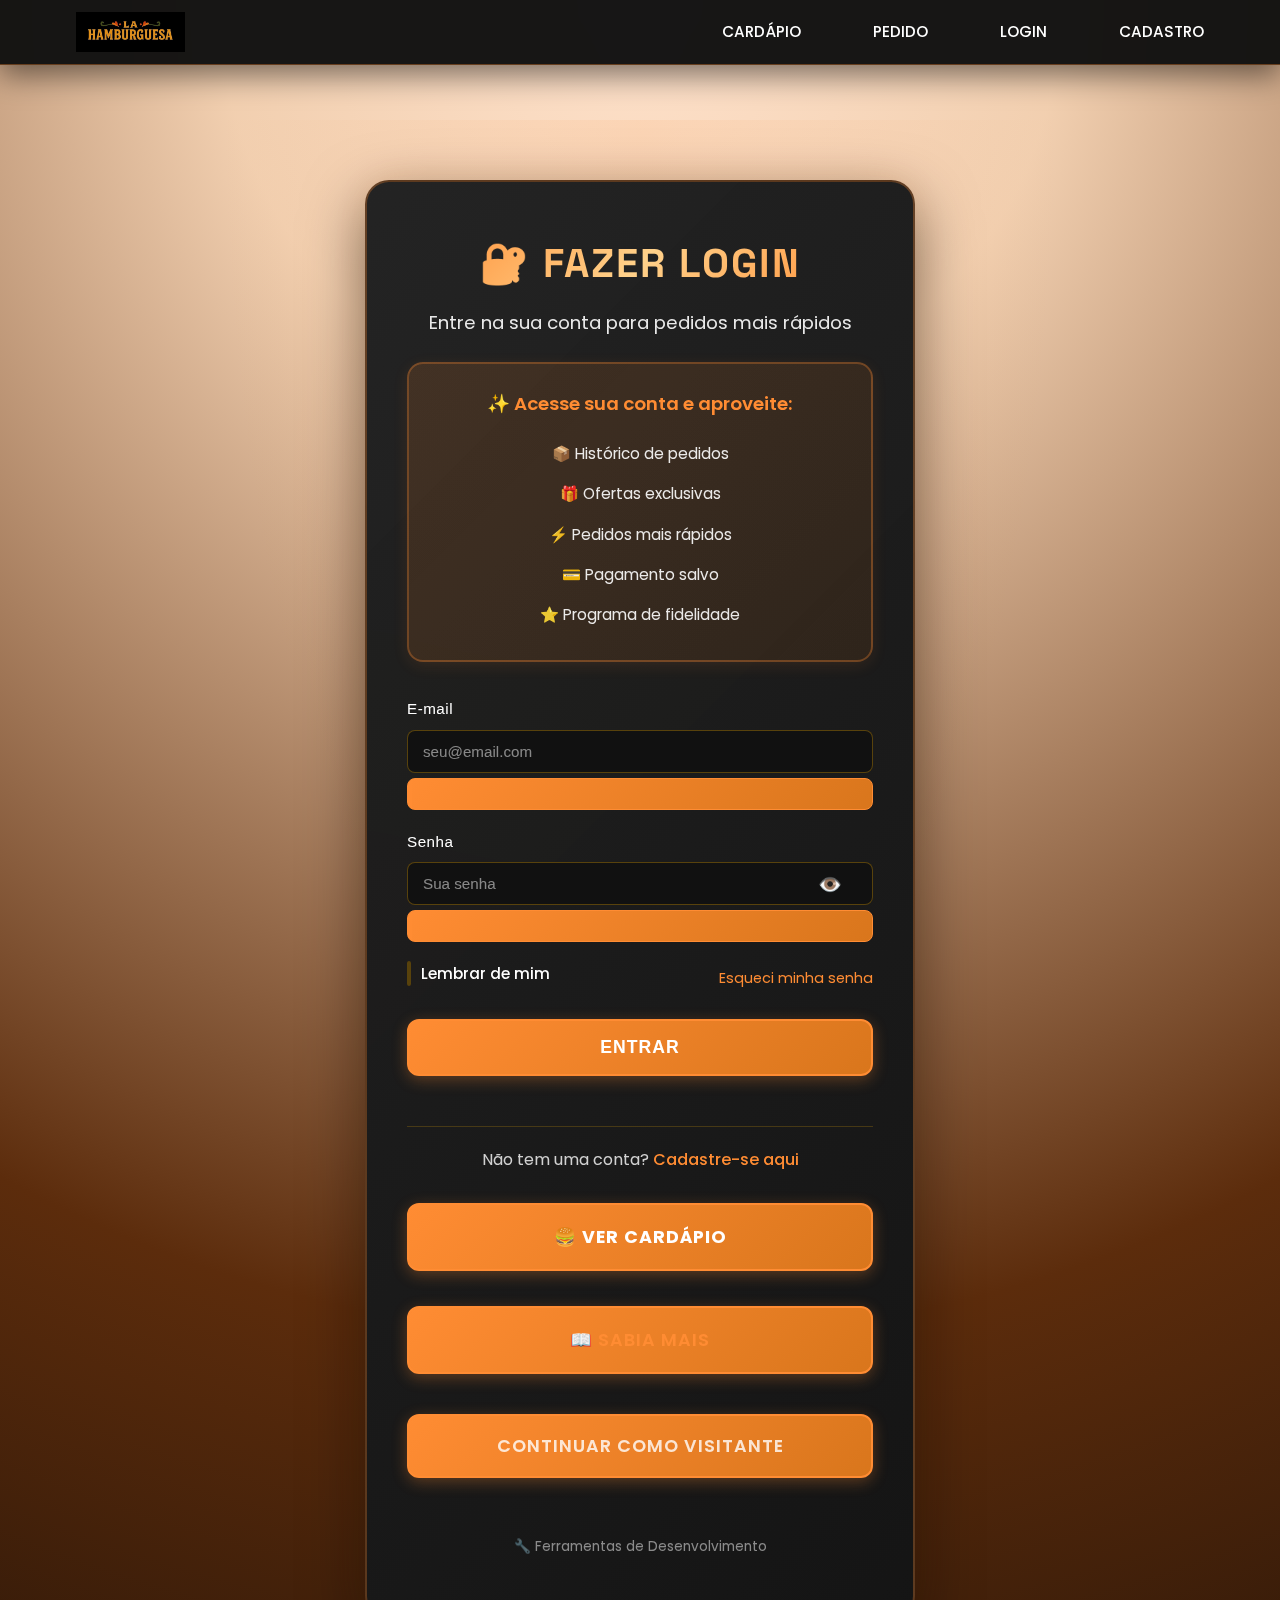
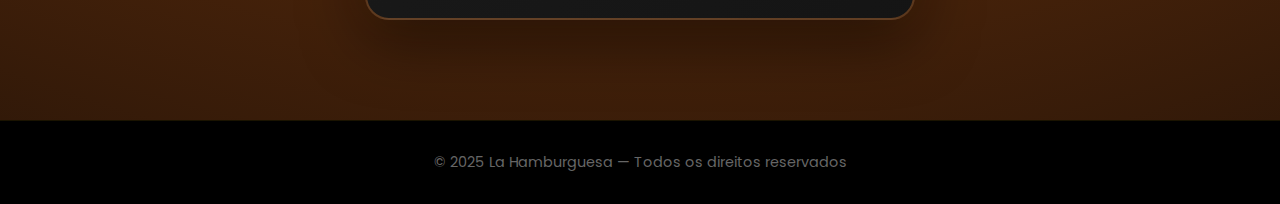
<file: login.html>
<!DOCTYPE html>
<html lang="pt-br">
<head>
  <meta charset="UTF-8">
  <meta name="viewport" content="width=device-width, initial-scale=1.0">
  <meta name="description" content="Faça login na La Hamburguesa - Acesse sua conta para pedidos rápidos e acompanhamento de entregas.">
  <meta name="keywords" content="login, La Hamburguesa, conta, acesso, autenticação">
  <title>Login - La Hamburguesa</title>
  <link rel="stylesheet" href="styles.css">
  <link rel="preconnect" href="https://fonts.googleapis.com">
  <link rel="preconnect" href="https://fonts.gstatic.com" crossorigin>
  <link href="https://fonts.googleapis.com/css2?family=Poppins:wght@300;400;500;600;700;800;900&family=Space+Grotesk:wght@300;400;500;600;700&display=swap" rel="stylesheet">
</head>
<script src="carrinho.js"></script>
<script src="mobile.js"></script>
<body class="theme-spacex">
  <nav class="spacex-nav" role="navigation" aria-label="Menu principal">
    <div class="nav-container">
      <a href="index.html" class="nav-logo">
        <img src="logo.svg2.jpg" alt="La Hamburguesa - Hambúrgueres Artesanais" class="logo-img">
      </a>
      <div class="nav-links">
        <a href="cardapio.html">CARDÁPIO</a>
        <a href="pedido.html">PEDIDO</a>
        <a href="login.html">LOGIN</a>
        <a href="cadastro.html">CADASTRO</a>
      </div>
      <button class="nav-menu-toggle" aria-label="Menu mobile">
        <span></span>
        <span></span>
        <span></span>
      </button>
    </div>
  </nav>

  <main role="main">
    <div class="auth-container">
      <div class="auth-card">
        <div class="auth-header">
          <h2>🔐 Fazer Login</h2>
          <p>Entre na sua conta para pedidos mais rápidos</p>
          <div class="login-info">
            <p>✨ Acesse sua conta e aproveite:</p>
            <ul>
              <li>📦 Histórico de pedidos</li>
              <li>🎁 Ofertas exclusivas</li>
              <li>⚡ Pedidos mais rápidos</li>
              <li>💳 Pagamento salvo</li>
              <li>⭐ Programa de fidelidade</li>
            </ul>
          </div>
        </div>

        <form class="auth-form" id="loginForm" role="form" aria-label="Formulário de login">
          <div class="form-group">
            <label for="email-login">E-mail</label>
            <input type="email" id="email-login" name="email" required aria-describedby="email-login-error" placeholder="seu@email.com">
            <span id="email-login-error" class="error-message" aria-live="polite"></span>
          </div>

          <div class="form-group">
            <label for="senha-login">Senha</label>
            <div class="password-input">
              <input type="password" id="senha-login" name="senha" required aria-describedby="senha-login-error" placeholder="Sua senha">
              <button type="button" class="toggle-password" onclick="togglePassword('senha-login')" aria-label="Mostrar/ocultar senha">
                👁️
              </button>
            </div>
            <span id="senha-login-error" class="error-message" aria-live="polite"></span>
          </div>

          <div class="form-options">
            <label class="checkbox-label">
              <input type="checkbox" id="lembrar-login" name="lembrar">
              <span class="checkmark"></span>
              Lembrar de mim
            </label>
            <a href="#" class="forgot-password" aria-label="Esqueci minha senha">Esqueci minha senha</a>
          </div>

          <button type="submit" class="btn btn-primary btn-full">Entrar</button>
        </form>

        <div class="auth-footer">
          <p>Não tem uma conta? <a href="cadastro.html" aria-label="Criar nova conta">Cadastre-se aqui</a></p>
        </div>

        <!-- Links rápidos -->
        <div class="quick-links">
          <a href="cardapio.html" class="btn btn-primary btn-full btn-large">🍔 VER CARDÁPIO</a>
          <a href="index.html#sobre" class="btn btn-secondary btn-full btn-large">📖 SABIA MAIS</a>
        </div>

        <!-- Opção de continuar como visitante -->
        <div class="visitor-option">
          <a href="cardapio.html" class="btn btn-tertiary btn-full">Continuar como Visitante</a>
        </div>

        <!-- Login rápido para demonstração -->
        <div class="demo-login">
          <details>
            <summary class="demo-summary">🔧 Ferramentas de Desenvolvimento</summary>
            <div class="demo-content">
          <p>Use estas credenciais para testar:</p>
          <div class="demo-credentials">
            <p><strong>E-mail:</strong> demo@lahamburguesa.com</p>
            <p><strong>Senha:</strong> demo123</p>
          </div>
              <button type="button" class="btn btn-secondary btn-small" onclick="preencherDemo()">Usar Credenciais Demo</button>
            </div>
          </details>
        </div>
      </div>
    </div>
  </main>

  <footer role="contentinfo">
    <p>© 2025 La Hamburguesa — Todos os direitos reservados</p>
  </footer>

  <script>
    // Validação do formulário de login
    document.getElementById('loginForm').addEventListener('submit', function(e) {
      e.preventDefault();
      
      if (validarLogin()) {
        // Simular login
        const submitBtn = document.querySelector('button[type="submit"]');
        const originalText = submitBtn.textContent;
        submitBtn.textContent = 'Entrando...';
        submitBtn.disabled = true;

        setTimeout(() => {
          alert('✅ Login realizado com sucesso!\n\nBem-vindo de volta à La Hamburguesa!');
          window.location.href = 'index.html';
        }, 1500);
      }
    });

    function validarLogin() {
      let valido = true;
      
      // Limpar erros anteriores
      document.querySelectorAll('.error-message').forEach(error => {
        error.textContent = '';
      });

      const email = document.getElementById('email-login').value;
      const senha = document.getElementById('senha-login').value;

      // Validar email
      if (!email.trim()) {
        mostrarErro('email-login', 'E-mail é obrigatório');
        valido = false;
      } else if (!validarEmail(email)) {
        mostrarErro('email-login', 'E-mail inválido');
        valido = false;
      }

      // Validar senha
      if (!senha.trim()) {
        mostrarErro('senha-login', 'Senha é obrigatória');
        valido = false;
      } else if (senha.length < 6) {
        mostrarErro('senha-login', 'Senha deve ter pelo menos 6 caracteres');
        valido = false;
      }

      return valido;
    }

    function mostrarErro(campo, mensagem) {
      const errorElement = document.getElementById(campo + '-error');
      errorElement.textContent = mensagem;
    }

    function validarEmail(email) {
      return /^[^\s@]+@[^\s@]+\.[^\s@]+$/.test(email);
    }

    function togglePassword(inputId) {
      const input = document.getElementById(inputId);
      const button = input.nextElementSibling;
      
      if (input.type === 'password') {
        input.type = 'text';
        button.textContent = '🙈';
      } else {
        input.type = 'password';
        button.textContent = '👁️';
      }
    }

    function preencherDemo() {
      document.getElementById('email-login').value = 'demo@lahamburguesa.com';
      document.getElementById('senha-login').value = 'demo123';
    }
  </script>
</body>
</html>
</file>
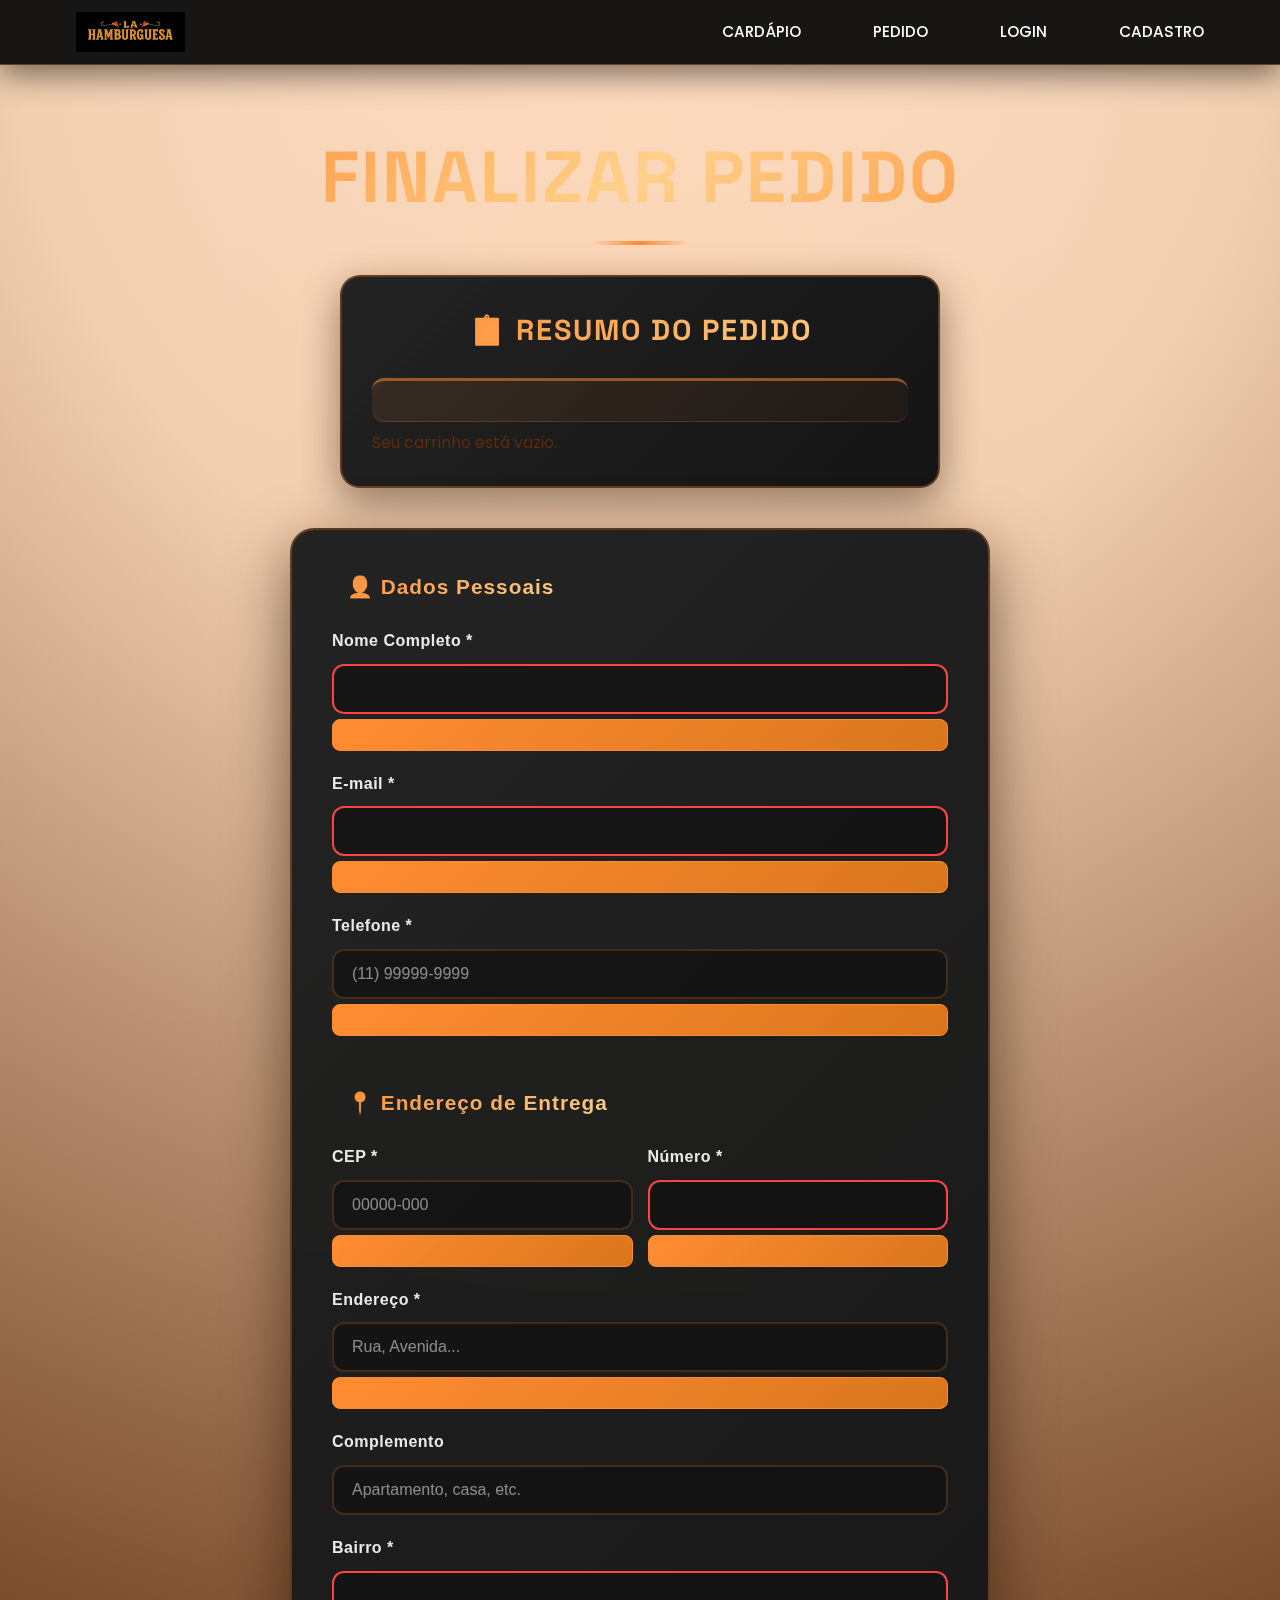
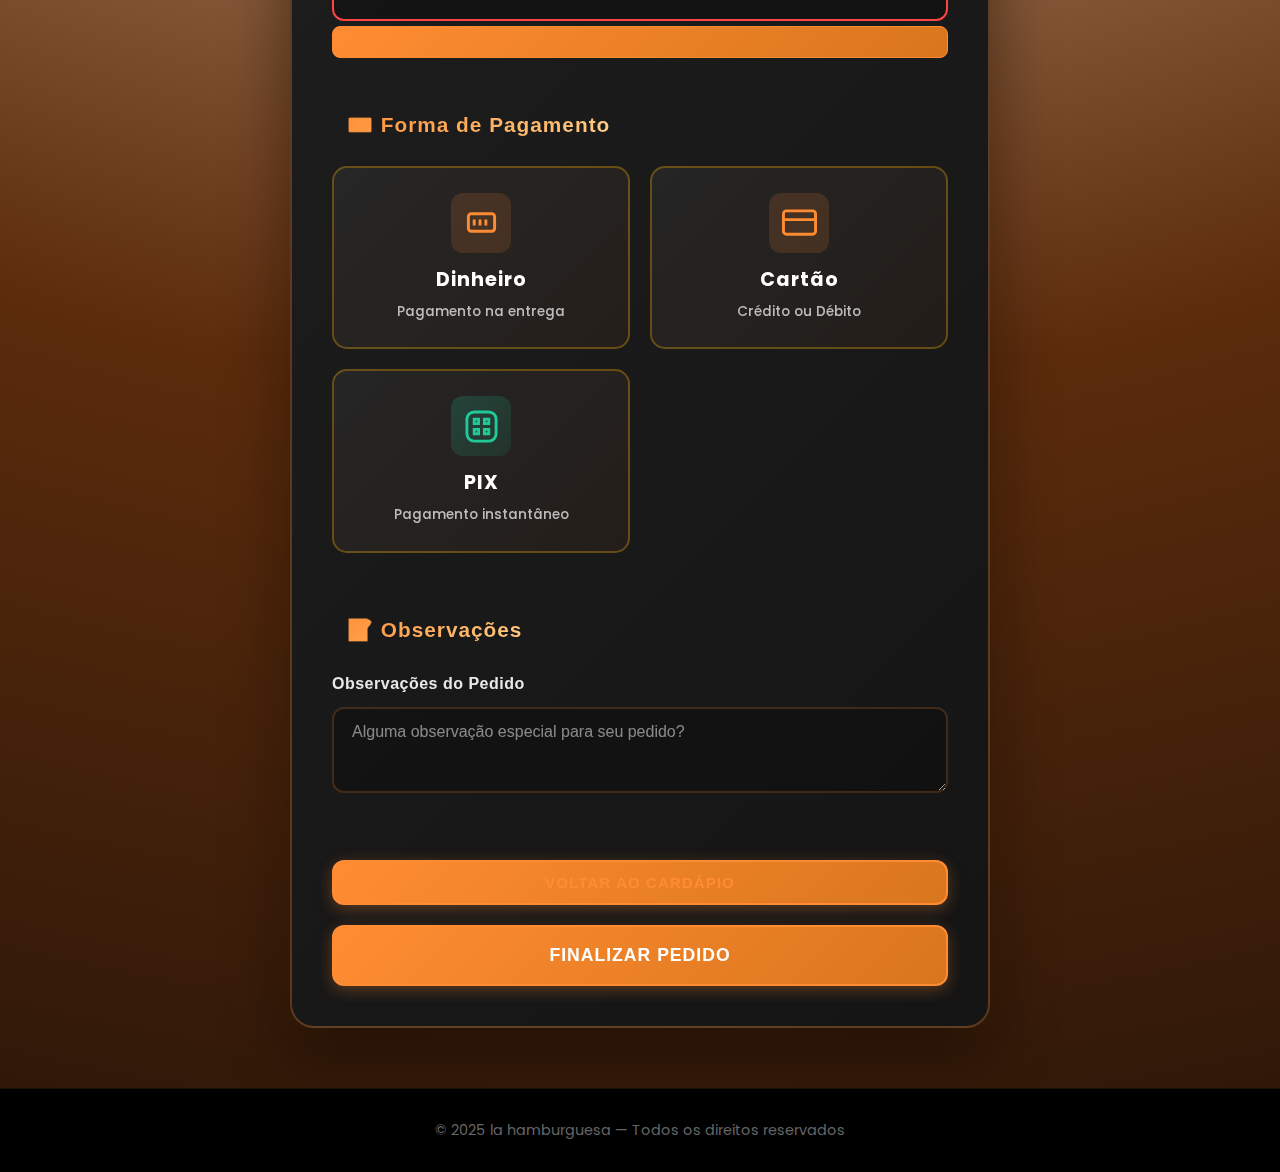
<file: pagamento.html>
<!DOCTYPE html>
<html lang="pt-br">
<head>
  <meta charset="UTF-8">
  <meta name="viewport" content="width=device-width, initial-scale=1.0">
  <meta name="description" content="Finalize seu pedido La Hamburguesa - Dados para pagamento e entrega. Formulário seguro e intuitivo.">
  <meta name="keywords" content="pagamento, checkout, La Hamburguesa, finalizar pedido, dados pessoais">
  <title>Pagamento - La Hamburguesa</title>
  <link rel="stylesheet" href="styles.css">
  <link rel="preconnect" href="https://fonts.googleapis.com">
  <link rel="preconnect" href="https://fonts.gstatic.com" crossorigin>
  <link href="https://fonts.googleapis.com/css2?family=Poppins:wght@300;400;500;600;700;800;900&family=Space+Grotesk:wght@300;400;500;600;700&display=swap" rel="stylesheet">
</head>
<script src="carrinho.js"></script>
<body class="theme-spacex">
  <nav class="spacex-nav" role="navigation" aria-label="Menu principal">
    <div class="nav-container">
      <a href="index.html" class="nav-logo">
        <img src="logo.svg2.jpg" alt="La Hamburguesa - Hambúrgueres Artesanais" class="logo-img">
      </a>
      <div class="nav-links">
        <a href="cardapio.html">CARDÁPIO</a>
        <a href="pedido.html">PEDIDO</a>
        <a href="login.html">LOGIN</a>
        <a href="cadastro.html">CADASTRO</a>
      </div>
      <button class="nav-menu-toggle" aria-label="Menu mobile">
        <span></span>
        <span></span>
        <span></span>
      </button>
    </div>
  </nav>

  <main role="main" class="pedido-main">
    <div class="pedido-container">
      <h2 class="pedido-title">Finalizar Pedido</h2>
      
      <!-- Resumo do Pedido -->
      <div class="pedido-resumo">
      <h3>📋 Resumo do Pedido</h3>
      
      <div class="resumo-item total">
        
      </div>
      <div id="resumo-pedido"></div>

    </div>

    <!-- Formulário de Pagamento -->
    <form class="payment-form" id="paymentForm" role="form" aria-label="Formulário de pagamento">
      
      <!-- Dados Pessoais -->
      <fieldset class="form-section">
        <legend>👤 Dados Pessoais</legend>
        <div class="form-group">
          <label for="nome">Nome Completo *</label>
          <input type="text" id="nome" name="nome" required aria-describedby="nome-error">
          <span id="nome-error" class="error-message" aria-live="polite"></span>
        </div>
        
        <div class="form-group">
          <label for="email">E-mail *</label>
          <input type="email" id="email" name="email" required aria-describedby="email-error">
          <span id="email-error" class="error-message" aria-live="polite"></span>
        </div>
        
        <div class="form-group">
          <label for="telefone">Telefone *</label>
          <input type="tel" id="telefone" name="telefone" placeholder="(11) 99999-9999" required aria-describedby="telefone-error">
          <span id="telefone-error" class="error-message" aria-live="polite"></span>
        </div>
      </fieldset>

      <!-- Endereço de Entrega -->
      <fieldset class="form-section">
        <legend>📍 Endereço de Entrega</legend>
        <div class="form-row">
          <div class="form-group">
            <label for="cep">CEP *</label>
            <input type="text" id="cep" name="cep" placeholder="00000-000" required aria-describedby="cep-error">
            <span id="cep-error" class="error-message" aria-live="polite"></span>
          </div>
          
          <div class="form-group">
            <label for="numero">Número *</label>
            <input type="text" id="numero" name="numero" required aria-describedby="numero-error">
            <span id="numero-error" class="error-message" aria-live="polite"></span>
          </div>
        </div>
        
        <div class="form-group">
          <label for="endereco">Endereço *</label>
          <input type="text" id="endereco" name="endereco" placeholder="Rua, Avenida..." required aria-describedby="endereco-error">
          <span id="endereco-error" class="error-message" aria-live="polite"></span>
        </div>
        
        <div class="form-group">
          <label for="complemento">Complemento</label>
          <input type="text" id="complemento" name="complemento" placeholder="Apartamento, casa, etc.">
        </div>
        
        <div class="form-group">
          <label for="bairro">Bairro *</label>
          <input type="text" id="bairro" name="bairro" required aria-describedby="bairro-error">
          <span id="bairro-error" class="error-message" aria-live="polite"></span>
        </div>
      </fieldset>

      <!-- Forma de Pagamento -->
      <fieldset class="form-section">
        <legend>💳 Forma de Pagamento</legend>
        <div class="payment-options">
          <div class="payment-option">
            <input type="radio" id="dinheiro" name="pagamento" value="dinheiro" required>
            <label for="dinheiro">
              <div class="payment-icon">
                <svg viewBox="0 0 24 24" fill="none" stroke="currentColor" stroke-width="2">
                  <rect x="3" y="6" width="18" height="12" rx="2"></rect>
                  <line x1="7" y1="10" x2="7" y2="14"></line>
                  <line x1="11" y1="10" x2="11" y2="14"></line>
                  <line x1="15" y1="10" x2="15" y2="14"></line>
                </svg>
              </div>
              <div class="payment-content">
                <div class="payment-title">Dinheiro</div>
                <div class="payment-subtitle">Pagamento na entrega</div>
              </div>
              <div class="payment-check">
                <svg viewBox="0 0 24 24" fill="none" stroke="currentColor" stroke-width="3">
                  <polyline points="20 6 9 17 4 12"></polyline>
                </svg>
              </div>
            </label>
          </div>
          
          <div class="payment-option">
            <input type="radio" id="cartao" name="pagamento" value="cartao" required>
            <label for="cartao">
              <div class="payment-icon">
                <svg viewBox="0 0 24 24" fill="none" stroke="currentColor" stroke-width="2">
                  <rect x="1" y="4" width="22" height="16" rx="2" ry="2"></rect>
                  <line x1="1" y1="10" x2="23" y2="10"></line>
                </svg>
              </div>
              <div class="payment-content">
                <div class="payment-title">Cartão</div>
                <div class="payment-subtitle">Crédito ou Débito</div>
              </div>
              <div class="payment-check">
                <svg viewBox="0 0 24 24" fill="none" stroke="currentColor" stroke-width="3">
                  <polyline points="20 6 9 17 4 12"></polyline>
                </svg>
              </div>
            </label>
          </div>
          
          <div class="payment-option">
            <input type="radio" id="pix" name="pagamento" value="pix" required>
            <label for="pix">
              <div class="payment-icon pix-icon">
                <svg viewBox="0 0 24 24" fill="none" stroke="currentColor" stroke-width="2">
                  <rect x="2" y="2" width="20" height="20" rx="5" ry="5"></rect>
                  <rect x="7" y="7" width="3" height="3"></rect>
                  <rect x="14" y="7" width="3" height="3"></rect>
                  <rect x="7" y="14" width="3" height="3"></rect>
                  <rect x="14" y="14" width="3" height="3"></rect>
                </svg>
              </div>
              <div class="payment-content">
                <div class="payment-title">PIX</div>
                <div class="payment-subtitle">Pagamento instantâneo</div>
              </div>
              <div class="payment-check">
                <svg viewBox="0 0 24 24" fill="none" stroke="currentColor" stroke-width="3">
                  <polyline points="20 6 9 17 4 12"></polyline>
                </svg>
              </div>
            </label>
          </div>
        </div>
        
        <!-- Campos específicos para cartão -->
        <div id="cartao-fields" class="cartao-fields" style="display: none;">
          <div class="form-group">
            <label for="numero-cartao">Número do Cartão</label>
            <input type="text" id="numero-cartao" name="numero-cartao" placeholder="0000 0000 0000 0000">
          </div>
          
          <div class="form-row">
            <div class="form-group">
              <label for="validade">Validade</label>
              <input type="text" id="validade" name="validade" placeholder="MM/AA">
            </div>
            
            <div class="form-group">
              <label for="cvv">CVV</label>
              <input type="text" id="cvv" name="cvv" placeholder="000">
            </div>
          </div>
        </div>
      </fieldset>

      <!-- Observações -->
      <fieldset class="form-section">
        <legend>📝 Observações</legend>
        <div class="form-group">
          <label for="observacoes">Observações do Pedido</label>
          <textarea id="observacoes" name="observacoes" rows="3" placeholder="Alguma observação especial para seu pedido?"></textarea>
        </div>
      </fieldset>

      <!-- Botões -->
      <div class="form-actions">
        <button type="button" class="btn btn-secondary" onclick="voltarCardapio()">Voltar ao Cardápio</button>
        <button type="submit" class="btn finalizar-btn">
          Finalizar Pedido
        </button>
      
      </div>
    </form>
    </div>
  </main>

  <footer role="contentinfo">
    <p>© 2025 la hamburguesa — Todos os direitos reservados</p>
  </footer>

  <script>
    // Carregar carrinho do localStorage
    let cart = {};
    let ingredients = {};
    let cartTotal = 0;

    function loadCart() {
      const savedCart = localStorage.getItem('akwCart');
      const savedIngredients = localStorage.getItem('akwIngredients');
      
      if (savedCart) {
        cart = JSON.parse(savedCart);
      }
      
      if (savedIngredients) {
        ingredients = JSON.parse(savedIngredients);
      }
      
      updateOrderSummary();
    }

    function updateOrderSummary() {
      const resumoContainer = document.querySelector('.pedido-resumo');
      const resumoItems = resumoContainer.querySelectorAll('.resumo-item:not(.total)');
      
      // Limpar itens existentes (exceto o total)
      resumoItems.forEach(item => item.remove());
      
      cartTotal = 0;
      
      if (Object.keys(cart).length === 0) {
        // Se não há itens no carrinho, mostrar mensagem e botão
        const emptyItem = document.createElement('div');
        emptyItem.className = 'resumo-item';
        emptyItem.innerHTML = '<span>Nenhum item no carrinho</span><span>R$ 0,00</span>';
        resumoContainer.insertBefore(emptyItem, resumoContainer.querySelector('.total'));
        
        // Adicionar botão para voltar ao cardápio
        const backButton = document.createElement('div');
        backButton.style.textAlign = 'center';
        backButton.style.marginTop = '20px';
        backButton.innerHTML = '<a href="cardapio.html" class="btn" style="display: inline-block;">🛒 Adicionar Itens ao Carrinho</a>';
        resumoContainer.appendChild(backButton);
      } else {
        // Adicionar itens do carrinho
        Object.keys(cart).forEach(id => {
          const item = cart[id];
          let itemTotal = item.price * item.quantity;
          
          // Adicionar custo dos ingredientes apenas se existirem e forem maiores que 0
          if (ingredients[id]) {
            Object.keys(ingredients[id]).forEach(ingredient => {
              if (ingredients[id][ingredient].quantity > 0) {
                itemTotal += ingredients[id][ingredient].quantity * ingredients[id][ingredient].price * item.quantity;
              }
            });
          }
          
          cartTotal += itemTotal;
          
          const resumoItem = document.createElement('div');
          resumoItem.className = 'resumo-item';
          
          // Criar lista de ingredientes apenas se existirem e forem maiores que 0
          let ingredientsList = '';
          if (ingredients[id]) {
            Object.keys(ingredients[id]).forEach(ingredient => {
              if (ingredients[id][ingredient].quantity > 0) {
                ingredientsList += ` + ${ingredient}: ${ingredients[id][ingredient].quantity}x`;
              }
            });
          }
          
          resumoItem.innerHTML = `
            <span>${item.name} (${item.quantity}x)${ingredientsList}</span>
            <span>R$ ${itemTotal.toFixed(2)}</span>
          `;
          
          resumoContainer.insertBefore(resumoItem, resumoContainer.querySelector('.total'));
        });
      }
      
      // Atualizar total
      const totalElement = resumoContainer.querySelector('.total span:last-child');
      totalElement.innerHTML = `<strong>R$ ${cartTotal.toFixed(2)}</strong>`;
    }

    // Carregar carrinho quando a página carregar
    document.addEventListener('DOMContentLoaded', loadCart);

    // Validação do formulário
    document.getElementById('paymentForm').addEventListener('submit', async function(e) {
      e.preventDefault();
      
      if (validarFormulario()) {
        // Coletar dados do formulário
        const dadosPedido = {
          nome: document.getElementById('nome').value,
          email: document.getElementById('email').value,
          telefone: document.getElementById('telefone').value,
          cep: document.getElementById('cep').value,
          endereco: document.getElementById('endereco').value,
          numero: document.getElementById('numero').value,
          complemento: document.getElementById('complemento').value,
          bairro: document.getElementById('bairro').value,
          pagamento: document.querySelector('input[name="pagamento"]:checked').value,
          observacoes: document.getElementById('observacoes').value
        };

        // Mostrar loading
        const submitBtn = document.querySelector('button[type="submit"]');
        const originalText = submitBtn.textContent;
        submitBtn.textContent = 'Enviando...';
        submitBtn.disabled = true;

        try {
          // Enviar email de confirmação
          const emailEnviado = await enviarEmailConfirmacao(dadosPedido);
          
          // Enviar resumo para WhatsApp
          await enviarResumoWhatsApp(dadosPedido);
          
          // Limpar carrinho após finalizar pedido
          localStorage.removeItem('akwCart');
          localStorage.removeItem('akwIngredients');
          
          if (emailEnviado) {
            alert('✅ Pedido realizado com sucesso!\n📧 Um email de confirmação foi enviado para ' + dadosPedido.email + '\n📱 Resumo enviado para WhatsApp\n\nVocê será redirecionado para a página inicial.');
            setTimeout(() => {
              window.location.href = 'index.html';
            }, 2000);
          } else {
            alert('✅ Pedido realizado com sucesso!\n📱 Resumo enviado para WhatsApp\n\nVocê será redirecionado para a página inicial.');
            setTimeout(() => {
              window.location.href = 'index.html';
            }, 2000);
          }
        } catch (error) {
          console.error('Erro no processamento:', error);
          alert('❌ Erro ao processar o pedido. Tente novamente.');
        } finally {
          // Restaurar botão
          submitBtn.textContent = originalText;
          submitBtn.disabled = false;
        }
      }
    });

    // Mostrar/ocultar campos do cartão
    document.querySelectorAll('input[name="pagamento"]').forEach(radio => {
      radio.addEventListener('change', function() {
        const cartaoFields = document.getElementById('cartao-fields');
        if (this.value === 'cartao') {
          cartaoFields.style.display = 'block';
        } else {
          cartaoFields.style.display = 'none';
        }
      });
    });

    // Máscaras de input
    document.getElementById('telefone').addEventListener('input', function(e) {
      let value = e.target.value.replace(/\D/g, '');
      value = value.replace(/^(\d{2})(\d{5})(\d{4}).*/, '($1) $2-$3');
      e.target.value = value;
    });

    document.getElementById('cep').addEventListener('input', function(e) {
      let value = e.target.value.replace(/\D/g, '');
      value = value.replace(/^(\d{5})(\d{3}).*/, '$1-$2');
      e.target.value = value;
    });

    document.getElementById('numero-cartao').addEventListener('input', function(e) {
      let value = e.target.value.replace(/\D/g, '');
      value = value.replace(/(\d{4})(?=\d)/g, '$1 ');
      e.target.value = value;
    });

    document.getElementById('validade').addEventListener('input', function(e) {
      let value = e.target.value.replace(/\D/g, '');
      value = value.replace(/^(\d{2})(\d{2}).*/, '$1/$2');
      e.target.value = value;
    });

    function validarFormulario() {
      let valido = true;
      
      // Verificar se há itens no carrinho
      if (Object.keys(cart).length === 0) {
        alert('❌ Seu carrinho está vazio! Adicione itens antes de finalizar o pedido.');
        window.location.href = 'cardapio.html';
        return false;
      }
      
      // Limpar erros anteriores
      document.querySelectorAll('.error-message').forEach(error => {
        error.textContent = '';
      });

      // Validar campos obrigatórios
      const camposObrigatorios = ['nome', 'email', 'telefone', 'cep', 'endereco', 'bairro', 'numero'];
      
      camposObrigatorios.forEach(campo => {
        const input = document.getElementById(campo);
        if (!input.value.trim()) {
          mostrarErro(campo, 'Este campo é obrigatório');
          valido = false;
        }
      });

      // Validar email
      const email = document.getElementById('email').value;
      if (email && !validarEmail(email)) {
        mostrarErro('email', 'E-mail inválido');
        valido = false;
      }

      // Validar telefone
      const telefone = document.getElementById('telefone').value;
      if (telefone && telefone.length < 14) {
        mostrarErro('telefone', 'Telefone inválido');
        valido = false;
      }

      // Validar CEP
      const cep = document.getElementById('cep').value;
      if (cep && cep.length < 9) {
        mostrarErro('cep', 'CEP inválido');
        valido = false;
      }

      return valido;
    }

    // Função para enviar email de confirmação
    async function enviarEmailConfirmacao(dadosPedido) {
      try {
        // Simular envio de email (em produção, usar um serviço real como EmailJS, SendGrid, etc.)
        const emailData = {
          to: dadosPedido.email,
          subject: '🍔 Confirmação de Pedido - AKW Burguers',
          html: `
            <div style="font-family: Arial, sans-serif; max-width: 600px; margin: 0 auto; background-color: #111; color: #fff; padding: 20px;">
              <div style="text-align: center; background-color: #d62828; padding: 20px; border-radius: 10px; margin-bottom: 20px;">
                <h1 style="color: #ffb703; margin: 0;">🍔 AKW Burguers</h1>
                <p style="margin: 10px 0 0 0; font-size: 18px;">Confirmação de Pedido</p>
              </div>
              
              <div style="background-color: #222; padding: 20px; border-radius: 10px; border: 1px solid #ffb703;">
                <h2 style="color: #ffb703; margin-top: 0;">Olá, ${dadosPedido.nome}!</h2>
                <p>Seu pedido foi confirmado com sucesso! 🎉</p>
                
                <h3 style="color: #ffb703;">📋 Resumo do Pedido:</h3>
                <ul style="list-style: none; padding: 0;">
                  ${Object.keys(cart).map(id => {
                    const item = cart[id];
                    let itemTotal = item.price * item.quantity;
                    let ingredientsList = '';
                    
                    // Adicionar custo dos ingredientes apenas se existirem e forem maiores que 0
                    if (ingredients[id]) {
                      Object.keys(ingredients[id]).forEach(ingredient => {
                        if (ingredients[id][ingredient].quantity > 0) {
                          itemTotal += ingredients[id][ingredient].quantity * ingredients[id][ingredient].price * item.quantity;
                          ingredientsList += ` + ${ingredient}: ${ingredients[id][ingredient].quantity}x`;
                        }
                      });
                    }
                    
                    return `<li style="padding: 5px 0; border-bottom: 1px solid #333;">${item.name} (${item.quantity}x)${ingredientsList} - R$ ${itemTotal.toFixed(2)}</li>`;
                  }).join('')}
                  <li style="padding: 10px 0; font-weight: bold; font-size: 18px; color: #ffb703;">Total: R$ ${cartTotal.toFixed(2)}</li>
                </ul>
                
                <h3 style="color: #ffb703;">📍 Endereço de Entrega:</h3>
                <p>${dadosPedido.endereco}, ${dadosPedido.numero}<br>
                ${dadosPedido.complemento ? dadosPedido.complemento + '<br>' : ''}
                ${dadosPedido.bairro} - CEP: ${dadosPedido.cep}</p>
                
                <h3 style="color: #ffb703;">💳 Forma de Pagamento:</h3>
                <p>${dadosPedido.pagamento === 'dinheiro' ? '💰 Dinheiro' : 
                   dadosPedido.pagamento === 'cartao' ? '💳 Cartão' : '📱 PIX'}</p>
                
                ${dadosPedido.observacoes ? `
                <h3 style="color: #ffb703;">📝 Observações:</h3>
                <p>${dadosPedido.observacoes}</p>
                ` : ''}
                
                <div style="text-align: center; margin-top: 30px; padding: 20px; background-color: #d62828; border-radius: 10px;">
                  <h3 style="color: #ffb703; margin: 0;">⏰ Tempo Estimado de Entrega: 30-45 minutos</h3>
                  <p style="margin: 10px 0 0 0;">Você pode acompanhar seu pedido em tempo real!</p>
                </div>
              </div>
              
              <div style="text-align: center; margin-top: 20px; padding: 15px; background-color: #222; border-radius: 10px;">
                <p style="margin: 0; color: #ffb703;">📞 Dúvidas? Entre em contato: (11) 99999-9999</p>
                <p style="margin: 5px 0 0 0; font-size: 14px;">© 2025 AKW Burguers - Todos os direitos reservados</p>
              </div>
            </div>
          `
        };

        // Simular delay de envio
        await new Promise(resolve => setTimeout(resolve, 2000));
        
        console.log('Email enviado com sucesso:', emailData);
        return true;
      } catch (error) {
        console.error('Erro ao enviar email:', error);
        return false;
      }
    }

    function mostrarErro(campo, mensagem) {
      const errorElement = document.getElementById(campo + '-error');
      errorElement.textContent = mensagem;
    }

    function validarEmail(email) {
      return /^[^\s@]+@[^\s@]+\.[^\s@]+$/.test(email);
    }

    function voltarCardapio() {
      window.location.href = 'cardapio.html';
    }

    // Função para enviar resumo para WhatsApp
    async function enviarResumoWhatsApp(dadosPedido) {
      try {
        let mensagem = '🍔 *PEDIDO CONFIRMADO - LA HAMBURGUESA*\n\n';
        mensagem += `👤 *Cliente:* ${dadosPedido.nome}\n`;
        mensagem += `📞 *Telefone:* ${dadosPedido.telefone}\n`;
        mensagem += `📧 *Email:* ${dadosPedido.email}\n\n`;
        mensagem += '📋 *ITENS DO PEDIDO:*\n';
        
        Object.keys(cart).forEach(id => {
          const item = cart[id];
          let itemTotal = item.price * item.quantity;
          let ingredientsList = '';
          
          if (ingredients[id]) {
            Object.keys(ingredients[id]).forEach(ingredient => {
              if (ingredients[id][ingredient].quantity > 0) {
                itemTotal += ingredients[id][ingredient].quantity * ingredients[id][ingredient].price * item.quantity;
                ingredientsList += `\n   + ${ingredient}: ${ingredients[id][ingredient].quantity}x`;
              }
            });
          }
          
          mensagem += `\n${item.name} (${item.quantity}x)${ingredientsList}\n   R$ ${itemTotal.toFixed(2)}\n`;
        });
        
        mensagem += `\n💰 *TOTAL: R$ ${cartTotal.toFixed(2)}*\n\n`;
        mensagem += '📍 *ENDEREÇO DE ENTREGA:*\n';
        mensagem += `${dadosPedido.endereco}, ${dadosPedido.numero}\n`;
        if (dadosPedido.complemento) {
          mensagem += `${dadosPedido.complemento}\n`;
        }
        mensagem += `${dadosPedido.bairro} - CEP: ${dadosPedido.cep}\n\n`;
        
        mensagem += '💳 *FORMA DE PAGAMENTO:*\n';
        if (dadosPedido.pagamento === 'dinheiro') {
          mensagem += '💰 Dinheiro\n';
        } else if (dadosPedido.pagamento === 'cartao') {
          mensagem += '💳 Cartão\n';
        } else {
          mensagem += '📱 PIX\n';
        }
        
        if (dadosPedido.observacoes) {
          mensagem += `\n📝 *OBSERVAÇÕES*\n${dadosPedido.observacoes}\n`;
        }
        
        mensagem += `\n⏰ Pedido realizado em: ${new Date().toLocaleString('pt-BR')}`;
        
        // Codificar mensagem para URL
        const mensagemEncoded = encodeURIComponent(mensagem);
        
        // Número do WhatsApp (formato internacional: 55 + DDD + número)
        const whatsappNumber = '5598985133125';
        
        // Criar link do WhatsApp
        const whatsappUrl = `https://wa.me/${whatsappNumber}?text=${mensagemEncoded}`;
        
        // Abrir WhatsApp em nova aba
        window.open(whatsappUrl, '_blank');
        
        return Promise.resolve(true);
      } catch (error) {
        console.error('Erro ao enviar para WhatsApp:', error);
        return Promise.resolve(false);
      }
    }
  </script>
  <script src="carrinho.js"></script>
  <script src="mobile.js"></script>

  <script>
  document.addEventListener("DOMContentLoaded", function () {
      renderizarCarrinho(); // ← ESSA FUNÇÃO MOSTRA O TOTAL
  });
  </script>
  

</body>
</html>
</file>
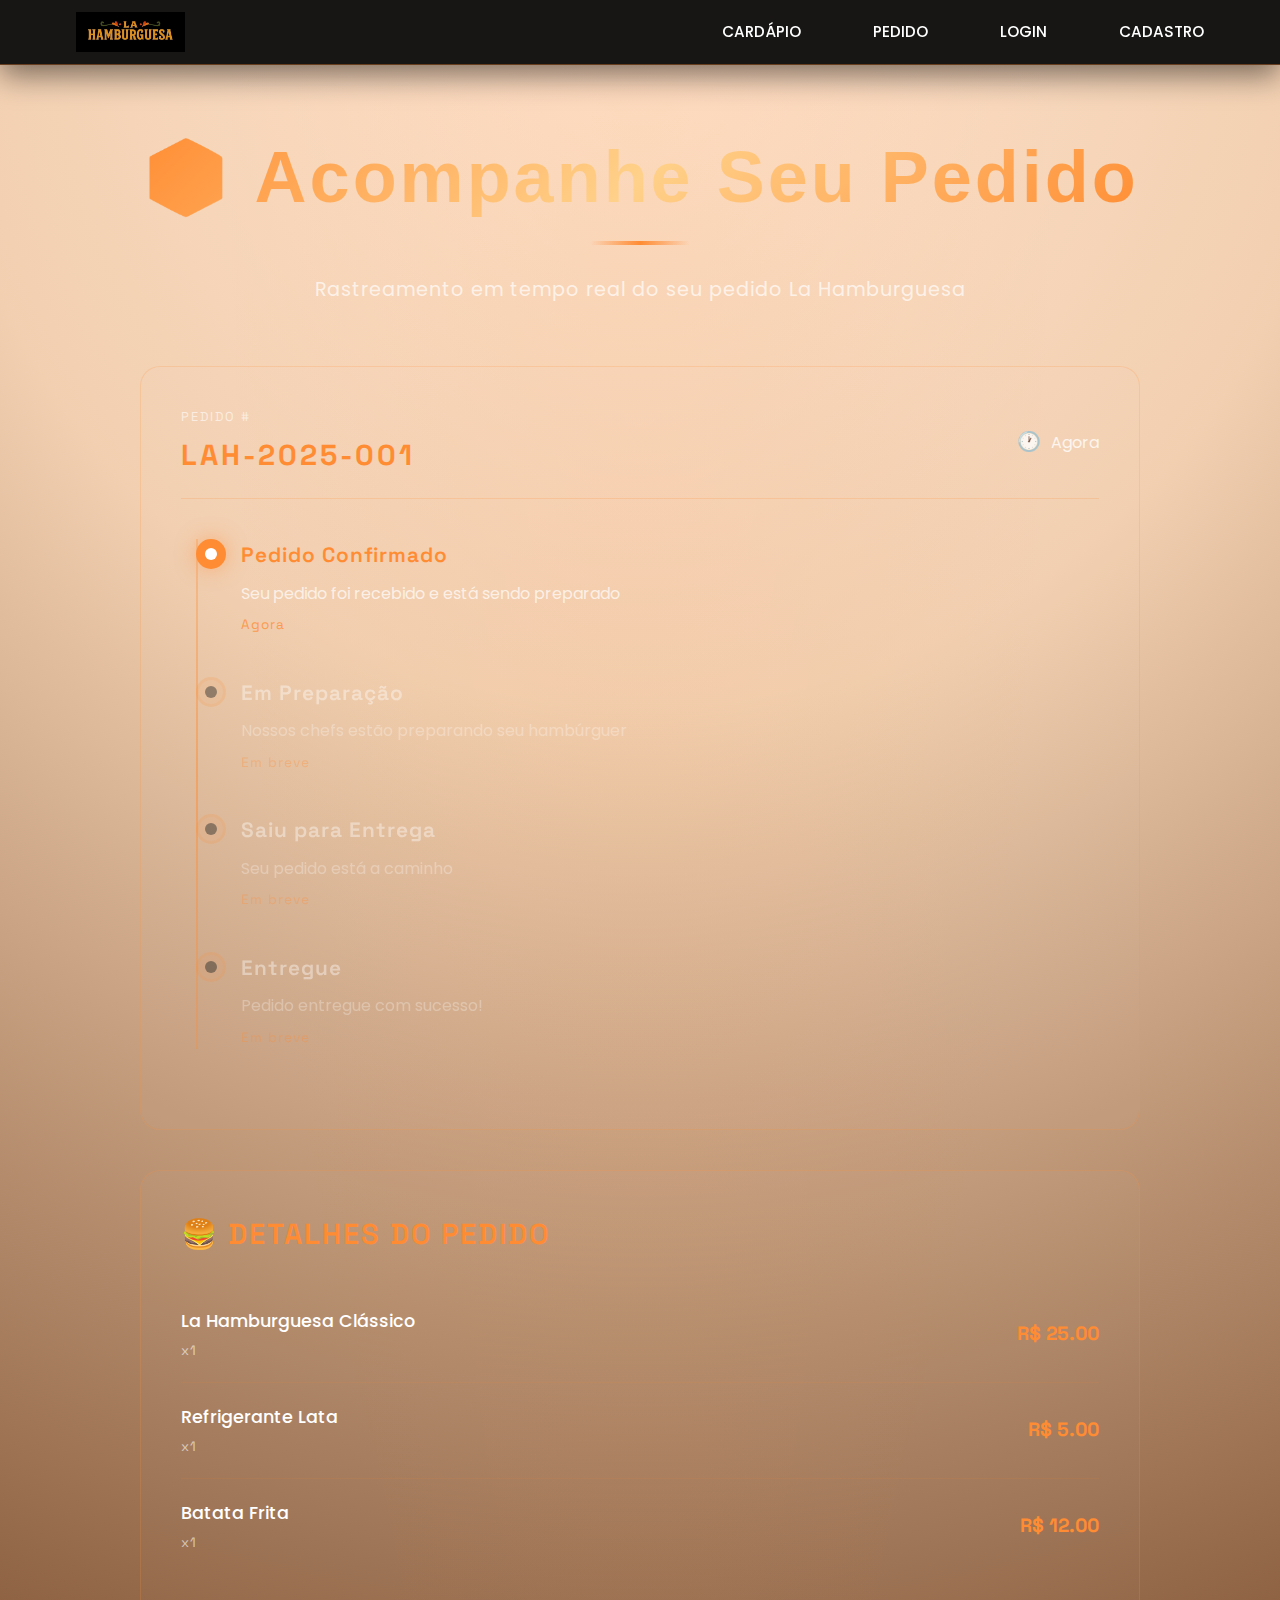
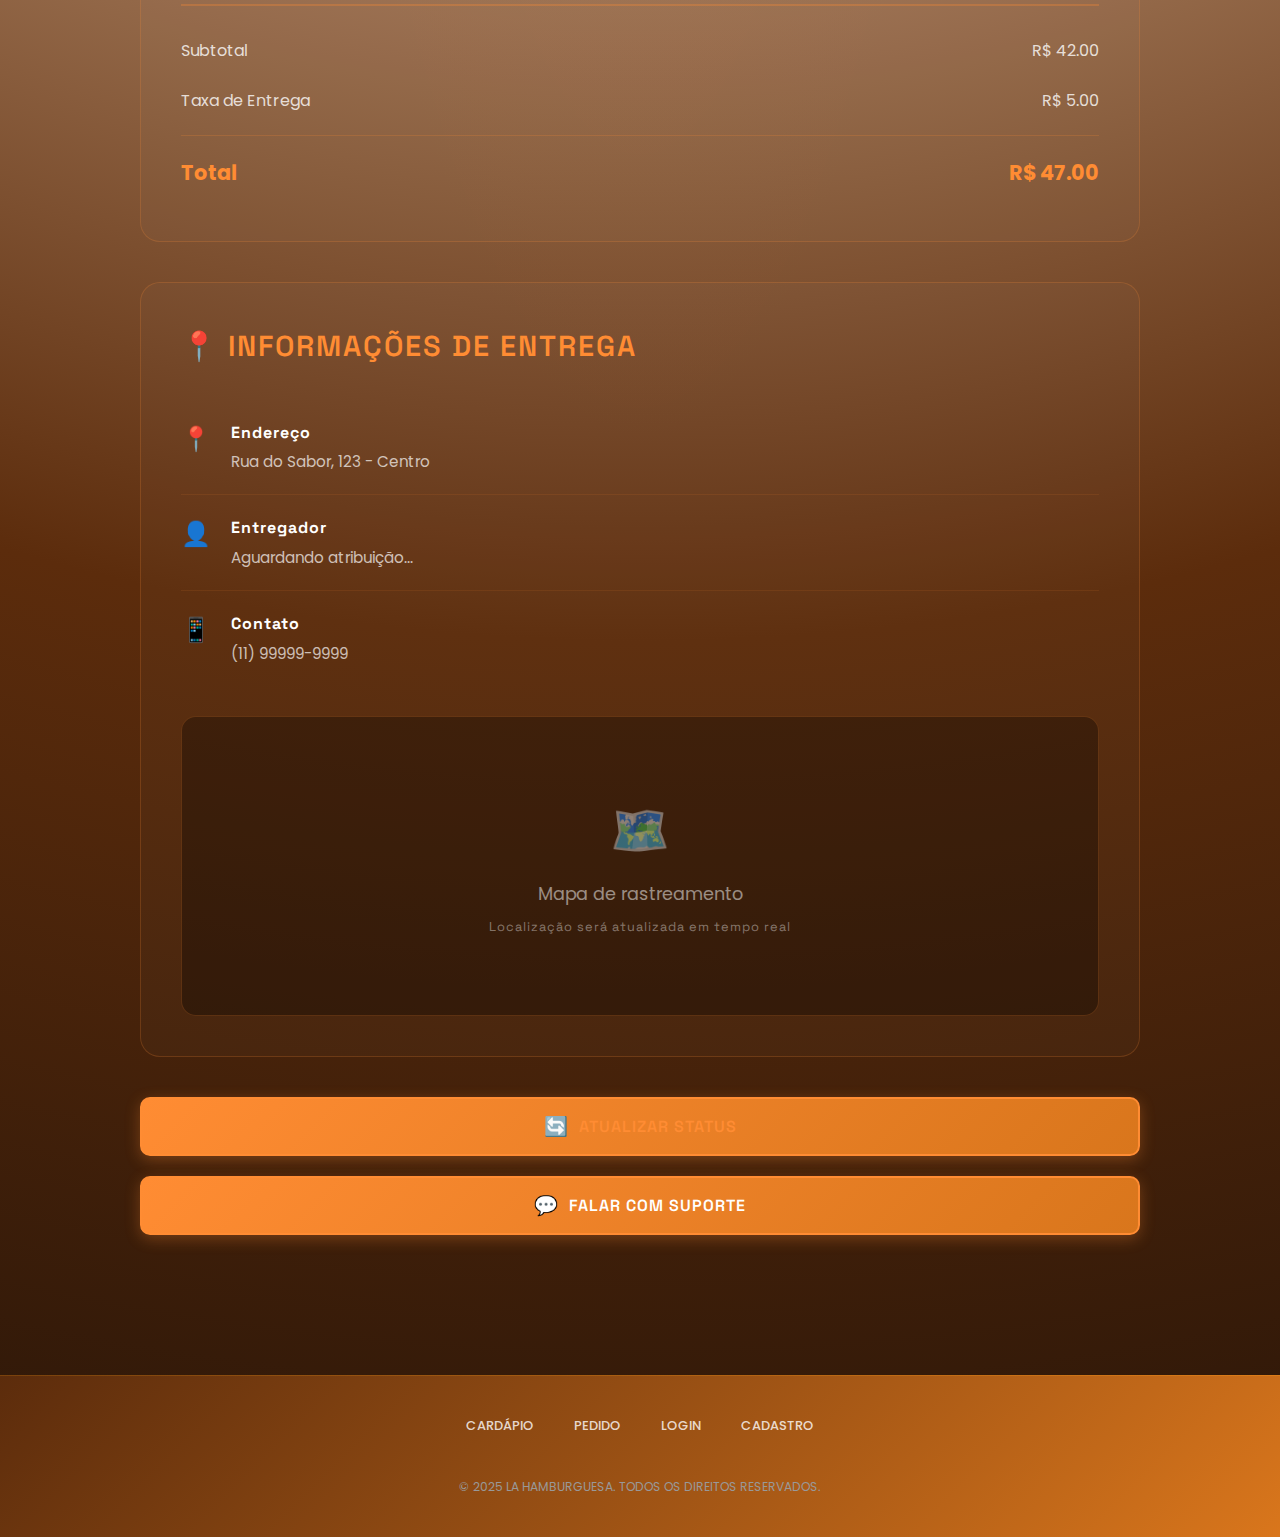
<file: pedido.html>
<!DOCTYPE html>
<html lang="pt-br">
<head>
  <meta charset="UTF-8">
  <meta name="viewport" content="width=device-width, initial-scale=1.0">
  <meta name="description" content="Acompanhe seu pedido La Hamburguesa em tempo real. Rastreamento de entrega e status do pedido.">
  <meta name="keywords" content="pedido, rastreamento, entrega, La Hamburguesa, delivery">
  <title>Rastreamento de Pedido - La Hamburguesa</title>
  <link rel="stylesheet" href="styles.css">
  <link rel="preconnect" href="https://fonts.googleapis.com">
  <link rel="preconnect" href="https://fonts.gstatic.com" crossorigin>
  <link href="https://fonts.googleapis.com/css2?family=Poppins:wght@300;400;500;600;700;800;900&family=Space+Grotesk:wght@300;400;500;600;700&display=swap" rel="stylesheet">
</head>
<script src="carrinho.js"></script>
<script src="mobile.js"></script>
<body class="theme-spacex">
  <nav class="spacex-nav" role="navigation" aria-label="Menu principal">
    <div class="nav-container">
      <a href="index.html" class="nav-logo">
        <img src="logo.svg2.jpg" alt="La Hamburguesa - Hambúrgueres Artesanais" class="logo-img">
      </a>
      <div class="nav-links">
        <a href="cardapio.html">CARDÁPIO</a>
        <a href="pedido.html">PEDIDO</a>
        <a href="login.html">LOGIN</a>
        <a href="cadastro.html">CADASTRO</a>
      </div>
      <button class="nav-menu-toggle" aria-label="Menu mobile">
        <span></span>
        <span></span>
        <span></span>
      </button>
    </div>
  </nav>

  <main role="main" class="pedido-main">
    <div class="pedido-container">
      <div class="pedido-header">
        <h1 class="pedido-title">📦 Acompanhe Seu Pedido</h1>
        <p class="pedido-subtitle">Rastreamento em tempo real do seu pedido La Hamburguesa</p>
      </div>

      <!-- Status do Pedido -->
      <div class="order-status-card" role="region" aria-label="Status do pedido">
        <div class="order-header">
          <div class="order-number">
            <span class="order-label">Pedido #</span>
            <span class="order-id" id="orderId">LAH-2025-001</span>
          </div>
          <div class="order-time">
            <span class="time-icon">🕐</span>
            <span id="orderTime">Há 5 minutos</span>
          </div>
        </div>

        <!-- Timeline de Status -->
        <div class="status-timeline">
          <div class="timeline-item active" id="timeline-1">
            <div class="timeline-marker">
              <div class="marker-inner"></div>
            </div>
            <div class="timeline-content">
              <h3>Pedido Confirmado</h3>
              <p>Seu pedido foi recebido e está sendo preparado</p>
              <span class="timeline-time">Agora</span>
            </div>
          </div>

          <div class="timeline-item" id="timeline-2">
            <div class="timeline-marker">
              <div class="marker-inner"></div>
            </div>
            <div class="timeline-content">
              <h3>Em Preparação</h3>
              <p>Nossos chefs estão preparando seu hambúrguer</p>
              <span class="timeline-time">Em breve</span>
            </div>
          </div>

          <div class="timeline-item" id="timeline-3">
            <div class="timeline-marker">
              <div class="marker-inner"></div>
            </div>
            <div class="timeline-content">
              <h3>Saiu para Entrega</h3>
              <p>Seu pedido está a caminho</p>
              <span class="timeline-time">Em breve</span>
            </div>
          </div>

          <div class="timeline-item" id="timeline-4">
            <div class="timeline-marker">
              <div class="marker-inner"></div>
            </div>
            <div class="timeline-content">
              <h3>Entregue</h3>
              <p>Pedido entregue com sucesso!</p>
              <span class="timeline-time">Em breve</span>
            </div>
          </div>
        </div>
      </div>

      <!-- Detalhes do Pedido -->
      <div class="order-details-card">
        <h2 class="details-title">🍔 Detalhes do Pedido</h2>
        <div class="order-items" id="orderItems">
          <!-- Itens serão carregados dinamicamente -->
        </div>
        <div class="order-summary">
          <div class="summary-row">
            <span>Subtotal</span>
            <span id="subtotal">R$ 0,00</span>
          </div>
          <div class="summary-row">
            <span>Taxa de Entrega</span>
            <span id="deliveryFee">R$ 5,00</span>
          </div>
          <div class="summary-row total-row">
            <span>Total</span>
            <span id="orderTotal">R$ 0,00</span>
          </div>
        </div>
      </div>

      <!-- Informações de Entrega -->
      <div class="delivery-info-card">
        <h2 class="delivery-title">📍 Informações de Entrega</h2>
        <div class="delivery-details">
          <div class="delivery-item">
            <span class="delivery-icon">📍</span>
            <div class="delivery-text">
              <strong>Endereço</strong>
              <p id="deliveryAddress">Carregando endereço...</p>
            </div>
          </div>
          <div class="delivery-item">
            <span class="delivery-icon">👤</span>
            <div class="delivery-text">
              <strong>Entregador</strong>
              <p id="deliveryPerson">Aguardando atribuição...</p>
            </div>
          </div>
          <div class="delivery-item">
            <span class="delivery-icon">📱</span>
            <div class="delivery-text">
              <strong>Contato</strong>
              <p id="deliveryContact">(11) 99999-9999</p>
            </div>
          </div>
        </div>
        <div class="delivery-map" id="deliveryMap">
          <div class="map-placeholder">
            <span class="map-icon">🗺️</span>
            <p>Mapa de rastreamento</p>
            <small>Localização será atualizada em tempo real</small>
          </div>
        </div>
      </div>

      <!-- Ações -->
      <div class="order-actions">
        <button class="btn btn-secondary" onclick="refreshOrder()" aria-label="Atualizar status">
          <span>🔄</span> Atualizar Status
        </button>
        <button class="btn btn-primary" onclick="contactSupport()" aria-label="Falar com suporte">
          <span>💬</span> Falar com Suporte
        </button>
      </div>

      <!-- Mensagem de Status -->
      <div class="status-message" id="statusMessage" aria-live="polite"></div>
    </div>
  </main>

  <footer class="spacex-footer" role="contentinfo">
    <div class="footer-container">
      <div class="footer-links">
        <a href="cardapio.html">CARDÁPIO</a>
        <a href="pedido.html">PEDIDO</a>
        <a href="login.html">LOGIN</a>
        <a href="cadastro.html">CADASTRO</a>
      </div>
      <p class="footer-copyright">© 2025 LA HAMBURGUESA. TODOS OS DIREITOS RESERVADOS.</p>
    </div>
  </footer>

  <script>
    // Estados do pedido
    const orderStates = [
      { id: 1, name: 'Pedido Confirmado', time: 'Agora' },
      { id: 2, name: 'Em Preparação', time: 'Em 5-10 min' },
      { id: 3, name: 'Saiu para Entrega', time: 'Em 15-20 min' },
      { id: 4, name: 'Entregue', time: 'Concluído' }
    ];

    let currentState = 1;
    let orderData = null;

    // Carregar dados do pedido do localStorage
    function loadOrderData() {
      const savedCart = localStorage.getItem('lahamburguesaCart');
      const savedOrder = localStorage.getItem('lahamburguesaOrder');
      
      if (savedOrder) {
        orderData = JSON.parse(savedOrder);
        currentState = orderData.status || 1;
        displayOrderData();
      } else if (savedCart) {
        // Criar pedido a partir do carrinho
        const cart = JSON.parse(savedCart);
        createOrderFromCart(cart);
      } else {
        // Dados de exemplo
        orderData = {
          id: 'LAH-2025-001',
          items: [
            { name: 'La Hamburguesa Clássico', quantity: 1, price: 25.00 },
            { name: 'Refrigerante Lata', quantity: 1, price: 5.00 },
            { name: 'Batata Frita', quantity: 1, price: 12.00 }
          ],
          subtotal: 42.00,
          deliveryFee: 5.00,
          total: 47.00,
          address: 'Rua do Sabor, 123 - Centro',
          status: 1,
          timestamp: new Date().toISOString()
        };
        localStorage.setItem('lahamburguesaOrder', JSON.stringify(orderData));
        displayOrderData();
      }
      
      updateTimeline();
      startAutoUpdate();
    }

    function createOrderFromCart(cart) {
      let subtotal = 0;
      const items = [];
      
      Object.keys(cart).forEach(id => {
        const item = cart[id];
        const itemTotal = item.price * item.quantity;
        subtotal += itemTotal;
        items.push({
          name: item.name,
          quantity: item.quantity,
          price: item.price
        });
      });

      orderData = {
        id: 'LAH-' + Date.now(),
        items: items,
        subtotal: subtotal,
        deliveryFee: 5.00,
        total: subtotal + 5.00,
        address: 'Endereço do pedido',
        status: 1,
        timestamp: new Date().toISOString()
      };
      
      localStorage.setItem('lahamburguesaOrder', JSON.stringify(orderData));
      displayOrderData();
    }

    function displayOrderData() {
      if (!orderData) return;

      // Atualizar ID do pedido
      document.getElementById('orderId').textContent = orderData.id;

      // Atualizar itens
      const itemsContainer = document.getElementById('orderItems');
      itemsContainer.innerHTML = '';
      orderData.items.forEach(item => {
        const itemElement = document.createElement('div');
        itemElement.className = 'order-item';
        itemElement.innerHTML = `
          <div class="item-info">
            <span class="item-name">${item.name}</span>
            <span class="item-quantity">x${item.quantity}</span>
          </div>
          <span class="item-price">R$ ${(item.price * item.quantity).toFixed(2)}</span>
        `;
        itemsContainer.appendChild(itemElement);
      });

      // Atualizar totais
      document.getElementById('subtotal').textContent = `R$ ${orderData.subtotal.toFixed(2)}`;
      document.getElementById('deliveryFee').textContent = `R$ ${orderData.deliveryFee.toFixed(2)}`;
      document.getElementById('orderTotal').textContent = `R$ ${orderData.total.toFixed(2)}`;

      // Atualizar endereço
      if (orderData.address) {
        document.getElementById('deliveryAddress').textContent = orderData.address;
      }

      // Atualizar tempo
      updateOrderTime();
    }

    function updateOrderTime() {
      if (!orderData || !orderData.timestamp) return;
      
      const orderDate = new Date(orderData.timestamp);
      const now = new Date();
      const diffMinutes = Math.floor((now - orderDate) / 60000);
      
      let timeText = 'Agora';
      if (diffMinutes > 0) {
        if (diffMinutes === 1) {
          timeText = 'Há 1 minuto';
        } else if (diffMinutes < 60) {
          timeText = `Há ${diffMinutes} minutos`;
        } else {
          const hours = Math.floor(diffMinutes / 60);
          timeText = `Há ${hours} ${hours === 1 ? 'hora' : 'horas'}`;
        }
      }
      
      document.getElementById('orderTime').textContent = timeText;
    }

    function updateTimeline() {
      for (let i = 1; i <= 4; i++) {
        const timelineItem = document.getElementById(`timeline-${i}`);
        if (i < currentState) {
          timelineItem.classList.add('completed');
          timelineItem.classList.remove('active');
        } else if (i === currentState) {
          timelineItem.classList.add('active');
          timelineItem.classList.remove('completed');
        } else {
          timelineItem.classList.remove('active', 'completed');
        }
      }

      // Atualizar entregador baseado no status
      if (currentState >= 3) {
        document.getElementById('deliveryPerson').textContent = 'João Silva - Em rota';
      } else {
        document.getElementById('deliveryPerson').textContent = 'Aguardando atribuição...';
      }
    }

    function refreshOrder() {
      const messageDiv = document.getElementById('statusMessage');
      messageDiv.innerHTML = '<div class="loading-message">🔄 Atualizando status do pedido...</div>';
      
      setTimeout(() => {
        // Simular atualização de status
        if (currentState < 4) {
          currentState++;
          orderData.status = currentState;
          localStorage.setItem('lahamburguesaOrder', JSON.stringify(orderData));
          updateTimeline();
          messageDiv.innerHTML = '<div class="success-message">✅ Status atualizado com sucesso!</div>';
        } else {
          messageDiv.innerHTML = '<div class="info-message">✅ Pedido já foi entregue!</div>';
        }
        
        setTimeout(() => {
          messageDiv.innerHTML = '';
        }, 3000);
      }, 1000);
    }

    function contactSupport() {
      const phone = '11999999999';
      const message = encodeURIComponent('Olá, preciso de ajuda com meu pedido!');
      window.open(`https://wa.me/55${phone}?text=${message}`, '_blank');
    }

    function startAutoUpdate() {
      // Atualizar automaticamente a cada 30 segundos
      setInterval(() => {
        updateOrderTime();
        // Simular progresso automático (apenas para demonstração)
        if (currentState < 4 && Math.random() > 0.7) {
          currentState++;
          orderData.status = currentState;
          localStorage.setItem('lahamburguesaOrder', JSON.stringify(orderData));
          updateTimeline();
        }
      }, 30000);
    }

    // Inicializar quando a página carregar
    document.addEventListener('DOMContentLoaded', loadOrderData);
  </script>
</body>
</html>
</file>
<file: styles.css>
/* ===== RESET E CONFIGURAÇÕES BASE ===== */
*, *::before, *::after {
  margin: 0;
  padding: 0;
  box-sizing: border-box;
}

html {
  width: 100%;
  max-width: 100vw;
  overflow-x: hidden;
  -webkit-text-size-adjust: 100%;
  -ms-text-size-adjust: 100%;
}

img, video, iframe {
  max-width: 100%;
  height: auto;
}

:root {
  /* Cores principais - Tema Laranja */
  --primary-red: #FF8C33; /* Laranja-vivo */
  --accent-yellow: #FF8C33; /* Laranja-vivo */
  --terra: #D9761C; /* Terra */
  --marrom-escuro: #5C2C0C; /* Marrom-escuro */
  --dark-bg: #111;
  --card-bg: #222;
  --text-white: #fff;
  
  /* Fontes */
  --font-family: 'Poppins', sans-serif;
  
  /* Transições */
  --transition-fast: 0.3s ease;
  --transition-smooth: all 0.3s ease;
  --transition-bounce: all 0.4s cubic-bezier(0.68, -0.55, 0.265, 1.55);
  --transition-elegant: all 0.5s cubic-bezier(0.4, 0, 0.2, 1);
}

body {
  font-family: var(--font-family);
  background: radial-gradient(circle at top, rgba(255, 140, 51, 0.25) 0%, rgba(217, 118, 28, 0.35) 22%, #5C2C0C 70%, #2b1608 100%);
  color: var(--marrom-escuro);
  line-height: 1.6;
  min-height: 100vh;
  display: flex;
  flex-direction: column;
  animation: fadeIn 0.8s ease-out;
  padding-top: 0;
  overflow-x: hidden;
  width: 100%;
  max-width: 100vw;
  box-sizing: border-box;
}

* {
  box-sizing: border-box;
}

/* Ajuste para página principal com navbar fixa */
body:has(.spacex-nav) {
  padding-top: 0;
}

/* ===== ANIMAÇÕES DE ENTRADA ===== */
@keyframes fadeIn {
  from {
    opacity: 0;
    transform: translateY(20px);
  }
  to {
    opacity: 1;
    transform: translateY(0);
  }
}

@keyframes slideInUp {
  from {
    opacity: 0;
    transform: translateY(30px);
  }
  to {
    opacity: 1;
    transform: translateY(0);
  }
}

@keyframes slideInLeft {
  from {
    opacity: 0;
    transform: translateX(-30px);
  }
  to {
    opacity: 1;
    transform: translateX(0);
  }
}

@keyframes slideInRight {
  from {
    opacity: 0;
    transform: translateX(30px);
  }
  to {
    opacity: 1;
    transform: translateX(0);
  }
}

@keyframes scaleIn {
  from {
    opacity: 0;
    transform: scale(0.9);
  }
  to {
    opacity: 1;
    transform: scale(1);
  }
}

@keyframes pulse {
  0%, 100% {
    transform: scale(1);
  }
  50% {
    transform: scale(1.05);
  }
}

@keyframes float {
  0%, 100% {
    transform: translateY(0px);
  }
  50% {
    transform: translateY(-10px);
  }
}

/* ===== TIPOGRAFIA ===== */
h1, h2, h3 {
  font-weight: 700;
}

h1 { font-size: 1.6em; }
h2 { font-size: 2em; }
h3 { font-size: 1.4em; }

/* ===== HEADER ===== */
header {
  display: flex;
  justify-content: space-between;
  align-items: center;
  padding: 20px 40px;
  background-color: #fff;
  box-shadow: 0 2px 8px rgba(0,0,0,0.1);
  position: sticky;
  top: 0;
  z-index: 100;
  animation: slideInUp 0.6s ease-out;
  transition: var(--transition-smooth);
}

header:hover {
  box-shadow: 0 4px 15px rgba(0,0,0,0.3);
}

header h1 {
  font-size: 1.6em;
  font-weight: 700;
}

nav {
  display: flex;
  gap: 25px;
}

nav a {
  color: var(--text-white);
  text-decoration: none;
  font-weight: 500;
  font-size: 0.95em;
  transition: var(--transition-smooth);
  position: relative;
  padding: 8px 16px;
  border-radius: 6px;
}

nav a:hover {
  background-color: rgba(255, 255, 255, 0.1);
  transform: translateY(-2px);
  box-shadow: 0 4px 8px rgba(0,0,0,0.2);
}

nav a::after {
  content: '';
  position: absolute;
  bottom: -2px;
  left: 50%;
  width: 0;
  height: 2px;
  background-color: var(--accent-yellow);
  transition: var(--transition-smooth);
  transform: translateX(-50%);
}

nav a:hover::after {
  width: 80%;
}

/* ===== MAIN CONTENT - ESTILO IFOOD ===== */
main {
  flex: 1;
  padding: 100px 0 40px;
  max-width: 1200px;
  margin: 0 auto;
  width: 100%;
  box-sizing: border-box;
  overflow-x: hidden;
  background-color: transparent;
}

@media (max-width: 768px) {
  main {
    padding: 40px 15px;
  }
}

@media (max-width: 480px) {
  main {
    padding: 30px 10px;
  }
}

.theme-spacex main {
  padding-top: 120px; /* espaço para a navbar fixa */
}

/* ===== BANNER ===== */
.banner {
  background: linear-gradient(135deg, var(--primary-red), var(--accent-yellow));
  text-align: center;
  padding: 60px 20px;
  color: #fff;
  border-radius: 12px;
  margin-bottom: 30px;
}

.banner h2 {
  font-size: 2em;
  font-weight: 700;
  margin-bottom: 10px;
  color: #fff;
}

.banner p {
  font-size: 1.1em;
  opacity: 0.95;
  margin-bottom: 20px;
  color: #fff;
}

/* ===== SEÇÕES ===== */
section {
  padding: 40px 20px;
  max-width: 1200px;
  margin: 0 auto;
  background-color: #fff;
  border-radius: 0;
}

section h2 {
  color: #333;
  text-align: left;
  margin-bottom: 20px;
  font-weight: 700;
  font-size: 1.5em;
}

section p {
  text-align: left;
  max-width: 100%;
  margin: 0 0 16px 0;
  color: #666;
  font-size: 0.95em;
}

/* ===== CATEGORIAS DO CARDÁPIO ===== */
.menu-category {
  margin-bottom: 40px;
  padding: 0 20px;
}

.category-title {
  color: #333;
  text-align: left;
  margin-bottom: 20px;
  font-size: clamp(1.3em, 5vw, 1.8em);
  font-weight: 700;
  position: relative;
  letter-spacing: 0;
  padding: 0 20px;
  font-family: 'Bebas Neue', sans-serif;
}

@media (max-width: 768px) {
  .category-title {
    text-align: center;
    padding: 0 15px;
    margin-bottom: 25px;
    font-size: clamp(1.4em, 6vw, 1.7em);
  }
}

@media (max-width: 480px) {
  .category-title {
    padding: 0 10px;
    margin-bottom: 20px;
    font-size: clamp(1.2em, 7vw, 1.5em);
  }
}

.category-title::after {
  display: none;
}

/* ===== GRID DE CARDS - ESTILO IFOOD ===== */
.menu-container {
  display: grid;
  grid-template-columns: repeat(auto-fill, minmax(280px, 1fr));
  gap: 20px;
  margin-top: 20px;
  max-width: 1200px;
  margin-left: auto;
  margin-right: auto;
  padding: 0 20px;
}

/* ===== CARDS DE ITENS - ESTILO IFOOD ===== */
.menu-item {
  background-color: #fff;
  border: 1px solid rgba(0,0,0,0.08);
  border-radius: 16px;
  overflow: hidden;
  transition: all 0.4s cubic-bezier(0.4, 0, 0.2, 1);
  position: relative;
  animation: slideInUp 0.6s ease-out;
  box-shadow: 0 4px 12px rgba(0,0,0,0.08);
}

.menu-item::before {
  content: '';
  position: absolute;
  top: 0;
  left: -100%;
  width: 100%;
  height: 100%;
  background: linear-gradient(90deg, transparent, rgba(255,183,3,0.1), transparent);
  transition: var(--transition-smooth);
  z-index: 1;
}

.menu-item:hover::before {
  left: 100%;
}

.menu-item:hover {
  transform: translateY(-6px);
  box-shadow: 0 12px 32px rgba(255, 140, 51, 0.2);
  border-color: rgba(255, 140, 51, 0.4);
}

/* ===== IMAGEM DO ITEM - ESTILO IFOOD ===== */
.item-image {
  position: relative;
  height: 200px;
  overflow: hidden;
  background: linear-gradient(135deg, #f5f5f5 0%, #e8e8e8 100%);
  border-radius: 12px 12px 0 0;
}

.item-image img {
  width: 100%;
  height: 100%;
  object-fit: cover;
  transition: all 0.4s cubic-bezier(0.4, 0, 0.2, 1);
  filter: brightness(1) saturate(1);
}

.menu-item:hover .item-image img {
  transform: scale(1.08);
  filter: brightness(1.1) saturate(1.2);
}

.item-image::before {
  content: '';
  position: absolute;
  top: 0;
  left: 0;
  right: 0;
  bottom: 0;
  background: linear-gradient(to bottom, transparent 0%, rgba(0, 0, 0, 0.1) 100%);
  opacity: 0;
  transition: opacity 0.3s ease;
  z-index: 1;
  pointer-events: none;
}

.menu-item:hover .item-image::before {
  opacity: 1;
}

/* ===== CONTEÚDO DO ITEM - ESTILO IFOOD ===== */
.item-content {
  padding: 20px;
  text-align: left;
  position: relative;
  z-index: 2;
  background: #fff;
}

.item-content h4 {
  color: var(--marrom-escuro);
  margin-bottom: 8px;
  font-size: 1.1em;
  font-weight: 600;
  letter-spacing: 0;
  text-align: left;
}

.item-content p {
  margin-bottom: 12px;
  color: rgba(92, 44, 12, 0.8);
  text-align: left;
  line-height: 1.5;
  font-size: 0.9em;
}

.item-content .price {
  font-size: 1.3em;
  font-weight: 700;
  color: var(--primary-red);
  margin-bottom: 12px;
  text-align: left;
}

/* ===== BOTÕES - ESTILO IFOOD ===== */
.btn {
  display: inline-block;
  background: linear-gradient(135deg, var(--primary-red), var(--terra));
  color: #fff;
  padding: 12px 24px;
  border-radius: 8px;
  text-decoration: none;
  font-weight: 600;
  transition: all 0.2s ease;
  border: none;
  cursor: pointer;
  font-size: 0.95em;
  position: relative;
  overflow: hidden;
  width: 100%;
  text-align: center;
}

.btn::before {
  content: '';
  position: absolute;
  top: 0;
  left: -100%;
  width: 100%;
  height: 100%;
  background: linear-gradient(90deg, transparent, rgba(255,255,255,0.2), transparent);
  transition: var(--transition-smooth);
}

.btn:hover::before {
  left: 100%;
}

.btn:hover {
  background: linear-gradient(135deg, var(--terra), var(--marrom-escuro));
  color: #fff;
  transform: translateY(-2px);
  box-shadow: 0 4px 12px rgba(217, 118, 28, 0.4);
}

.btn:active {
  transform: translateY(-1px) scale(1.02);
}

/* ===== CAIXA DE PEDIDO ===== */
.pedido-box {
  background-color: #fff;
  padding: 30px;
  border-radius: 12px;
  border: 1px solid rgba(0,0,0,0.08);
  text-align: center;
  transition: var(--transition-smooth);
  max-width: 600px;
  margin: 0 auto;
  box-shadow: 0 2px 8px rgba(0,0,0,0.08);
}

.pedido-box:hover { 
  box-shadow: 0 8px 20px rgba(0,0,0,0.12); 
  transform: translateY(-2px);
}

.pedido-box p { 
  margin: 16px 0; 
  font-size: 1em;
  color: #666;
}

.status {
  font-weight: 700;
  color: var(--primary-red);
  font-size: 1.1em;
}

/* ===== FOOTER ===== */
footer {
  text-align: center;
  padding: 30px 0;
  background-color: #fff;
  color: #666;
  font-size: 0.9em;
  border-top: 1px solid rgba(0,0,0,0.08);
  margin-top: auto;
}

/* ===== THEME: SPACEX APLICADO EM TODAS AS PÁGINAS ===== */
.theme-spacex header {
  background-color: rgba(0, 0, 0, 0.85);
  backdrop-filter: blur(10px);
  border-bottom: 1px solid rgba(255, 183, 3, 0.1);
}

.theme-spacex header h1 {
  font-family: 'Space Grotesk', sans-serif;
  letter-spacing: 2px;
}

.theme-spacex header nav a {
  text-transform: uppercase;
  letter-spacing: 1px;
}

.theme-spacex footer {
  background-color: #000;
  border-top: 1px solid rgba(255, 183, 3, 0.1);
}

.theme-spacex main h2,
.theme-spacex .category-title,
.theme-spacex .auth-header h2,
.theme-spacex .pedido-resumo h3,
.theme-spacex .contact-heading {
  font-family: 'Space Grotesk', sans-serif;
  letter-spacing: 2px;
  text-transform: uppercase;
}

.theme-spacex .btn {
  text-transform: uppercase;
  letter-spacing: 1px;
  border: 2px solid var(--accent-yellow);
}

.theme-spacex .btn:hover {
  background-color: var(--accent-yellow);
  color: var(--dark-bg);
}

/* ===== RESPONSIVIDADE ===== */
@media (max-width: 768px) {
  .menu-hero {
    grid-template-columns: 1fr;
    padding: 25px 20px;
    margin: 0 10px 20px 10px;
    border-radius: 16px;
    gap: 25px;
  }
  
  .menu-hero__content {
    text-align: center;
  }
  
  .menu-hero__content h1 {
    font-size: clamp(1.5em, 6vw, 2em);
    margin: 15px 0;
  }
  
  .menu-hero__content p {
    font-size: 0.95em;
    max-width: 100%;
    margin: 15px 0;
  }
  
  .hero-stats {
    flex-wrap: wrap;
    gap: 12px;
    justify-content: center;
    margin-top: 20px;
  }
  
  .hero-stat {
    min-width: 100px;
    padding: 12px 16px;
    flex: 1 1 calc(50% - 6px);
    max-width: 150px;
  }
  
  .menu-hero__cards {
    grid-template-columns: 1fr;
    gap: 12px;
    margin-top: 20px;
  }
  
  .hero-feature-card {
    padding: 15px;
  }
  
  .menu-logo-badge {
    justify-content: center;
    margin: 0 auto 15px auto;
  }
  
  .hero-tag {
    display: block;
    text-align: center;
    margin: 10px 0;
  }
  
  .menu-chip-bar {
    overflow-x: auto;
    padding-bottom: 6px;
  }

  header {
    padding: 15px 20px;
    flex-direction: column;
    gap: 15px;
  }
  
  nav {
    gap: 20px;
  }
  
  .banner h2 {
    font-size: 2em;
  }
  
  .banner p {
    font-size: 1.1em;
  }
  
  main {
    padding: 40px 15px;
  }
  
  section {
    padding: 40px 15px;
  }
  
  .menu-container {
    grid-template-columns: 1fr;
    gap: 20px;
    padding: 0 15px;
  }
  
  .item-content {
    padding: 15px;
  }
  
  .item-image {
    height: 180px;
  }
  
  .search-container {
    margin: 15px 10px;
  }
  
  .search-box {
    border-radius: 8px;
  }
  
  .search-input {
    padding: 10px 12px;
    font-size: 0.9em;
  }
  
  .search-icon {
    width: 16px;
    height: 16px;
    margin-left: 10px;
  }
  
  .search-clear {
    padding: 0 10px;
    font-size: 1.2em;
  }
  
  .menu-chip-bar {
    margin: 15px 0;
    padding-bottom: 6px;
  }
  
  .filter-chip {
    font-size: 0.8em;
    padding: 6px 14px;
  }
  
  .pedido-box {
    padding: 30px 20px;
  }
}

@media (max-width: 480px) {
  header h1 {
    font-size: 1.4em;
  }
  
  nav a {
    font-size: 0.9em;
  }
  
  .banner h2 {
    font-size: 1.8em;
  }
  
  .banner {
    padding: 60px 15px;
  }
  
  h2 {
    font-size: 1.6em;
  }
}

/* ===== ANIMAÇÕES ===== */
@keyframes fadeInUp {
  from {
    opacity: 0;
    transform: translateY(30px);
  }
  to {
    opacity: 1;
    transform: translateY(0);
  }
}

.menu-item {
  animation: fadeInUp 0.6s ease-out;
}

.menu-item:nth-child(2) { animation-delay: 0.1s; }
.menu-item:nth-child(3) { animation-delay: 0.2s; }
.menu-item:nth-child(4) { animation-delay: 0.3s; }
.menu-item:nth-child(5) { animation-delay: 0.4s; }
.menu-item:nth-child(6) { animation-delay: 0.5s; }

/* ===== ANIMAÇÕES ADICIONAIS ===== */

/* Animação para elementos que aparecem na tela */
@keyframes fadeInUp {
  from {
    opacity: 0;
    transform: translateY(30px);
  }
  to {
    opacity: 1;
    transform: translateY(0);
  }
}

/* Animação para elementos que aparecem da esquerda */
@keyframes fadeInLeft {
  from {
    opacity: 0;
    transform: translateX(-30px);
  }
  to {
    opacity: 1;
    transform: translateX(0);
  }
}

/* Animação para elementos que aparecem da direita */
@keyframes fadeInRight {
  from {
    opacity: 0;
    transform: translateX(30px);
  }
  to {
    opacity: 1;
    transform: translateX(0);
  }
}

/* Animação de rotação suave */
@keyframes rotate {
  from {
    transform: rotate(0deg);
  }
  to {
    transform: rotate(360deg);
  }
}

/* Animação de brilho */
@keyframes shimmer {
  0% {
    background-position: -200px 0;
  }
  100% {
    background-position: calc(200px + 100%) 0;
  }
}

/* Aplicar animações aos elementos */
.menu-category {
  animation: fadeInUp 0.8s ease-out;
}

.menu-category:nth-child(2) { animation-delay: 0.2s; }
.menu-category:nth-child(3) { animation-delay: 0.4s; }
.menu-category:nth-child(4) { animation-delay: 0.6s; }
.menu-category:nth-child(5) { animation-delay: 0.8s; }

.category-title {
  animation: fadeInLeft 0.6s ease-out;
}

.item-content {
  animation: fadeInUp 0.5s ease-out;
}

.item-content h4 {
  animation: fadeInLeft 0.6s ease-out;
}

.item-content p {
  animation: fadeInRight 0.6s ease-out;
}

.price {
  animation: fadeInUp 0.7s ease-out;
  animation-delay: 0.2s;
}

/* Animação para imagens */
.item-image img {
  transition: var(--transition-elegant);
}

.item-image img:hover {
  transform: scale(1.05) rotate(2deg);
}

/* Animação para o overlay do carrinho */
.cart-overlay {
  position: fixed;
  top: 0;
  left: 0;
  width: 100%;
  height: 100%;
  background-color: rgba(0,0,0,0.5);
  opacity: 0;
  visibility: hidden;
  transition: var(--transition-smooth);
  z-index: 999;
}

.cart-overlay.show {
  opacity: 1;
  visibility: visible;
}

/* Animação para mensagens de status */
.message-status {
  animation: fadeInUp 0.5s ease-out;
}

.success-message {
  animation: slideInUp 0.6s ease-out;
  background: linear-gradient(135deg, #4CAF50, #45a049);
}

.error-message {
  animation: slideInUp 0.6s ease-out;
  background: linear-gradient(135deg, #FF8C33, #D9761C);
}

/* Animação para ingredientes */
.ingredient-item {
  animation: fadeInUp 0.4s ease-out;
  transition: var(--transition-smooth);
}

.ingredient-item:hover {
  transform: translateX(5px);
  background-color: rgba(255, 183, 3, 0.1);
  border-radius: 6px;
  padding: 5px;
}

/* Animação para o footer */
footer {
  animation: fadeInUp 0.8s ease-out;
}

/* ===== ACESSIBILIDADE ===== */
@media (prefers-reduced-motion: reduce) {
  *, *::before, *::after {
    animation-duration: 0.01ms !important;
    animation-iteration-count: 1 !important;
    transition-duration: 0.01ms !important;
  }
}

/* Focus states para acessibilidade */
.btn:focus,
nav a:focus {
  outline: 2px solid var(--accent-yellow);
  outline-offset: 2px;
}

/* ===== CONTATO ===== */
.contact-info {
  display: flex;
  flex-direction: column;
  gap: 10px;
  align-items: center;
}

.contact-info a {
  color: var(--accent-yellow);
  text-decoration: none;
  transition: var(--transition-fast);
}

.contact-info a:hover {
  color: var(--text-white);
  text-decoration: underline;
}

/* ===== MELHORIAS DE ACESSIBILIDADE ===== */
[aria-live] {
  min-height: 1.2em;
}

/* ===== UTILITÁRIOS ===== */
.text-center { text-align: center; }
.mb-20 { margin-bottom: 20px; }
.mt-20 { margin-top: 20px; }
.opacity-85 { opacity: 0.85; }

/* ===== PÁGINA DE PAGAMENTO ===== */
.pedido-resumo {
  background: linear-gradient(135deg, rgba(34, 34, 34, 0.95) 0%, rgba(20, 20, 20, 0.98) 100%);
  border: 2px solid rgba(255, 140, 51, 0.3);
  border-radius: 20px;
  padding: 30px;
  margin-bottom: 40px;
  max-width: 600px;
  margin-left: auto;
  margin-right: auto;
  box-shadow: 0 15px 40px rgba(0, 0, 0, 0.4), 0 0 30px rgba(255, 140, 51, 0.1);
  animation: fadeInScale 0.6s ease-out;
  position: relative;
  overflow: hidden;
}

.pedido-resumo::before {
  content: '';
  position: absolute;
  top: 0;
  left: -100%;
  width: 100%;
  height: 100%;
  background: linear-gradient(90deg, transparent, rgba(255, 140, 51, 0.1), transparent);
  transition: left 0.5s ease;
}

.pedido-resumo:hover::before {
  left: 100%;
}

.pedido-resumo h3 {
  background: linear-gradient(135deg, #FF8C33 0%, #FFD18A 100%);
  -webkit-background-clip: text;
  -webkit-text-fill-color: transparent;
  background-clip: text;
  text-align: center;
  margin-bottom: 25px;
  font-size: 1.8em;
  font-weight: 700;
  font-family: 'Bebas Neue', sans-serif;
  letter-spacing: 2px;
  position: relative;
  z-index: 1;
}

.resumo-item {
  display: flex;
  justify-content: space-between;
  align-items: center;
  padding: 12px 15px;
  border-bottom: 1px solid rgba(255, 140, 51, 0.2);
  border-radius: 8px;
  transition: all 0.3s ease;
  margin-bottom: 8px;
}

.resumo-item:hover {
  background: rgba(255, 140, 51, 0.1);
  transform: translateX(5px);
  border-bottom-color: rgba(255, 140, 51, 0.4);
}

.resumo-item:last-child {
  border-bottom: none;
}

.resumo-item.total {
  font-size: 1.4em;
  margin-top: 15px;
  padding: 20px 15px;
  border-top: 3px solid rgba(255, 140, 51, 0.5);
  background: linear-gradient(135deg, rgba(255, 140, 51, 0.1) 0%, rgba(217, 118, 28, 0.05) 100%);
  border-radius: 12px;
  font-weight: 700;
}

.resumo-item.total span:last-child {
  color: var(--accent-yellow);
  font-size: 1.2em;
}

/* ===== FORMULÁRIO ===== */
.payment-form {
  max-width: 700px;
  margin: 0 auto;
  background: linear-gradient(135deg, rgba(34, 34, 34, 0.95) 0%, rgba(20, 20, 20, 0.98) 100%);
  border: 2px solid rgba(255, 140, 51, 0.3);
  border-radius: 24px;
  padding: 40px;
  box-shadow: 0 20px 60px rgba(0, 0, 0, 0.5), 0 0 40px rgba(255, 140, 51, 0.1);
  animation: fadeInScale 0.6s ease-out;
  position: relative;
  overflow: hidden;
}

.payment-form::before {
  content: '';
  position: absolute;
  top: 0;
  left: -100%;
  width: 100%;
  height: 100%;
  background: linear-gradient(90deg, transparent, rgba(255, 140, 51, 0.1), transparent);
  transition: left 0.5s ease;
}

.payment-form:hover::before {
  left: 100%;
}

.form-section {
  border: none;
  margin-bottom: 30px;
  padding: 0;
}

.form-section legend {
  background: linear-gradient(135deg, #FF8C33 0%, #FFD18A 100%);
  -webkit-background-clip: text;
  -webkit-text-fill-color: transparent;
  background-clip: text;
  font-weight: 700;
  font-size: 1.3em;
  padding: 0 15px;
  margin-bottom: 25px;
  font-family: 'Bebas Neue', sans-serif;
  letter-spacing: 1px;
}

.form-group {
  margin-bottom: 20px;
}

.form-row {
  display: grid;
  grid-template-columns: 1fr 1fr;
  gap: 15px;
}

.form-group label {
  display: block;
  margin-bottom: 10px;
  color: rgba(255, 255, 255, 0.9);
  font-weight: 600;
  font-size: 1em;
  letter-spacing: 0.5px;
  transition: all 0.3s ease;
  font-family: 'Montserrat', sans-serif;
}

.form-group:focus-within label {
  color: var(--accent-yellow);
  transform: translateX(4px);
}

.form-group input,
.form-group textarea {
  width: 100%;
  padding: 14px 18px;
  background: rgba(15, 15, 15, 0.6);
  border: 2px solid rgba(255, 140, 51, 0.2);
  border-radius: 12px;
  color: var(--text-white);
  font-size: 1em;
  transition: all 0.3s cubic-bezier(0.4, 0, 0.2, 1);
  font-family: 'Montserrat', sans-serif;
}

.form-group input:focus,
.form-group textarea:focus {
  outline: none;
  border-color: var(--accent-yellow);
  box-shadow: 0 0 0 4px rgba(255, 140, 51, 0.15), 0 4px 20px rgba(255, 140, 51, 0.2);
  background: rgba(20, 20, 20, 0.8);
  transform: translateY(-2px);
}

.form-group input::placeholder,
.form-group textarea::placeholder {
  color: rgba(255,255,255,0.5);
}

.error-message {
  color: #ff6b6b;
  font-size: 0.85em;
  margin-top: 5px;
  display: block;
}

/* ===== OPÇÕES DE PAGAMENTO ===== */
.payment-options {
  display: grid;
  grid-template-columns: repeat(auto-fit, minmax(200px, 1fr));
  gap: 20px;
  margin-bottom: 30px;
}

.payment-option {
  position: relative;
}

.payment-option input[type="radio"] {
  position: absolute;
  opacity: 0;
  width: 0;
  height: 0;
}

.payment-option label {
  display: flex;
  flex-direction: column;
  align-items: center;
  justify-content: center;
  gap: 12px;
  padding: 25px 20px;
  background: linear-gradient(135deg, rgba(255, 255, 255, 0.05) 0%, rgba(255, 140, 51, 0.05) 100%);
  border: 2px solid rgba(255, 183, 3, 0.3);
  border-radius: 15px;
  cursor: pointer;
  transition: all 0.4s cubic-bezier(0.68, -0.55, 0.265, 1.55);
  font-weight: 500;
  position: relative;
  overflow: hidden;
  min-height: 160px;
}

.payment-option label::before {
  content: '';
  position: absolute;
  top: 0;
  left: -100%;
  width: 100%;
  height: 100%;
  background: linear-gradient(90deg, transparent, rgba(255, 140, 51, 0.2), transparent);
  transition: left 0.6s ease;
}

.payment-option label:hover::before {
  left: 100%;
}

.payment-option label:hover {
  border-color: var(--accent-yellow);
  transform: translateY(-5px) scale(1.02);
  box-shadow: 0 10px 30px rgba(255, 140, 51, 0.3);
  background: linear-gradient(135deg, rgba(255, 255, 255, 0.08) 0%, rgba(255, 140, 51, 0.1) 100%);
}

.payment-option input[type="radio"]:checked + label {
  background: linear-gradient(135deg, var(--accent-yellow) 0%, var(--primary-red) 100%);
  color: var(--dark-bg);
  border-color: var(--accent-yellow);
  box-shadow: 0 10px 40px rgba(255, 140, 51, 0.5);
  transform: translateY(-5px) scale(1.05);
}

.payment-option input[type="radio"]:checked + label::before {
  display: none;
}

/* Ícones de pagamento */
.payment-icon {
  width: 60px;
  height: 60px;
  display: flex;
  align-items: center;
  justify-content: center;
  background: rgba(255, 140, 51, 0.15);
  border-radius: 12px;
  transition: all 0.3s ease;
  position: relative;
  z-index: 1;
}

.payment-icon svg {
  width: 35px;
  height: 35px;
  stroke: var(--accent-yellow);
  transition: all 0.3s ease;
}

.payment-option label:hover .payment-icon {
  background: rgba(255, 140, 51, 0.25);
  transform: rotate(5deg) scale(1.1);
}

.payment-option label:hover .payment-icon svg {
  stroke: var(--accent-yellow);
  transform: scale(1.1);
}

.payment-option input[type="radio"]:checked + label .payment-icon {
  background: rgba(0, 0, 0, 0.2);
}

.payment-option input[type="radio"]:checked + label .payment-icon svg {
  stroke: var(--dark-bg);
  animation: bounceIn 0.5s ease-out;
}

/* Ícone PIX especial */
.pix-icon {
  background: linear-gradient(135deg, rgba(32, 201, 151, 0.2) 0%, rgba(32, 201, 151, 0.1) 100%);
}

.pix-icon svg {
  stroke: #20C997;
}

.payment-option input[type="radio"]:checked + label .pix-icon {
  background: rgba(0, 0, 0, 0.2);
}

.payment-option input[type="radio"]:checked + label .pix-icon svg {
  stroke: var(--dark-bg);
}

/* Conteúdo do pagamento */
.payment-content {
  display: flex;
  flex-direction: column;
  align-items: center;
  gap: 5px;
  position: relative;
  z-index: 1;
}

.payment-title {
  font-size: 1.2em;
  font-weight: 700;
  letter-spacing: 1px;
  color: var(--text-white);
  transition: all 0.3s ease;
}

.payment-subtitle {
  font-size: 0.85em;
  color: rgba(255, 255, 255, 0.7);
  transition: all 0.3s ease;
}

.payment-option input[type="radio"]:checked + label .payment-title {
  color: var(--dark-bg);
  font-weight: 800;
}

.payment-option input[type="radio"]:checked + label .payment-subtitle {
  color: rgba(0, 0, 0, 0.8);
  font-weight: 600;
}

/* Checkmark */
.payment-check {
  position: absolute;
  top: 10px;
  right: 10px;
  width: 25px;
  height: 25px;
  background: var(--accent-yellow);
  border-radius: 50%;
  display: flex;
  align-items: center;
  justify-content: center;
  opacity: 0;
  transform: scale(0);
  transition: all 0.4s cubic-bezier(0.68, -0.55, 0.265, 1.55);
  z-index: 2;
}

.payment-check svg {
  width: 15px;
  height: 15px;
  stroke: var(--dark-bg);
  stroke-width: 3;
}

.payment-option input[type="radio"]:checked + label .payment-check {
  opacity: 1;
  transform: scale(1);
  animation: checkBounce 0.6s ease-out;
}

@keyframes checkBounce {
  0% {
    transform: scale(0) rotate(-180deg);
  }
  50% {
    transform: scale(1.2) rotate(10deg);
  }
  100% {
    transform: scale(1) rotate(0deg);
  }
}

/* ===== CAMPOS DO CARTÃO ===== */
.cartao-fields {
  margin-top: 30px;
  padding: 25px;
  border-top: 2px solid rgba(255,183,3,0.3);
  background: linear-gradient(135deg, rgba(255, 255, 255, 0.03) 0%, rgba(255, 140, 51, 0.05) 100%);
  border-radius: 15px;
  border: 1px solid rgba(255, 183, 3, 0.2);
  animation: slideInDown 0.4s ease-out;
}

.cartao-fields .form-group {
  margin-bottom: 20px;
}

.cartao-fields .form-group:last-child {
  margin-bottom: 0;
}

/* ===== CAMPOS DO PIX ===== */
.pix-fields {
  margin-top: 30px;
  padding-top: 20px;
  border-top: 2px solid rgba(255,183,3,0.3);
  animation: slideInDown 0.4s ease-out;
}

.pix-info-box {
  background: linear-gradient(135deg, rgba(32, 201, 151, 0.15) 0%, rgba(255, 140, 51, 0.1) 100%);
  border: 2px solid rgba(32, 201, 151, 0.4);
  border-radius: 20px;
  padding: 30px;
  margin-top: 20px;
  box-shadow: 0 8px 30px rgba(32, 201, 151, 0.2);
  position: relative;
  overflow: hidden;
}

.pix-info-box::before {
  content: '';
  position: absolute;
  top: 0;
  left: -100%;
  width: 100%;
  height: 100%;
  background: linear-gradient(90deg, transparent, rgba(32, 201, 151, 0.1), transparent);
  transition: left 0.6s ease;
}

.pix-info-box:hover::before {
  left: 100%;
}

.pix-info-box h4 {
  color: var(--accent-yellow);
  font-size: 1.3em;
  margin-bottom: 20px;
  text-align: center;
  font-family: 'Space Grotesk', sans-serif;
  letter-spacing: 1px;
}

.pix-details {
  display: flex;
  flex-direction: column;
  gap: 15px;
  margin-bottom: 25px;
}

.pix-item {
  display: flex;
  flex-direction: column;
  gap: 8px;
  padding: 12px;
  background-color: var(--dark-bg);
  border-radius: 8px;
  border: 1px solid rgba(255,183,3,0.3);
}

.pix-item strong {
  color: var(--accent-yellow);
  font-size: 0.9em;
  text-transform: uppercase;
  letter-spacing: 1px;
}

.pix-key-container {
  display: flex;
  align-items: center;
  gap: 10px;
  flex-wrap: wrap;
}

.pix-key {
  color: var(--text-white);
  font-family: 'Courier New', monospace;
  font-size: 0.95em;
  word-break: break-all;
  flex: 1;
  min-width: 200px;
}

.pix-cnpj,
.pix-value {
  color: var(--text-white);
  font-size: 1.1em;
  font-weight: 600;
}

.pix-value {
  color: var(--accent-yellow);
  font-size: 1.3em;
}

.btn-copy {
  background-color: var(--accent-yellow);
  color: var(--dark-bg);
  border: none;
  padding: 8px 15px;
  border-radius: 6px;
  cursor: pointer;
  font-weight: 600;
  font-size: 0.9em;
  transition: all 0.3s ease;
  white-space: nowrap;
}

.btn-copy:hover {
  background-color: var(--text-white);
  transform: translateY(-2px);
  box-shadow: 0 4px 12px rgba(255, 140, 51, 0.4);
}

.pix-qr-container {
  text-align: center;
  padding-top: 20px;
  border-top: 1px solid rgba(255,183,3,0.2);
}

.pix-qr-container h5 {
  color: var(--accent-yellow);
  margin-bottom: 15px;
  font-size: 1.1em;
}

.pix-qr-code {
  display: flex;
  justify-content: center;
  align-items: center;
  padding: 20px;
  background-color: white;
  border-radius: 10px;
  margin: 15px auto;
  max-width: 250px;
}

.pix-instructions {
  color: rgba(255,255,255,0.8);
  font-size: 0.9em;
  margin-top: 15px;
  font-style: italic;
}

/* ===== BOTÕES DO FORMULÁRIO ===== */
.form-actions {
  display: flex;
  gap: 20px;
  justify-content: center;
  margin-top: 40px;
  flex-wrap: wrap;
  position: relative;
  z-index: 1;
}

.btn-secondary {
  background-color: transparent;
  color: var(--accent-yellow);
  border: 2px solid rgba(255, 140, 51, 0.5);
  font-weight: 600;
  letter-spacing: 0.5px;
  border-radius: 12px;
  transition: all 0.3s cubic-bezier(0.4, 0, 0.2, 1);
}

.btn-secondary:hover {
  background: rgba(255, 140, 51, 0.1);
  border-color: var(--accent-yellow);
  color: var(--accent-yellow);
  transform: translateY(-2px);
  box-shadow: 0 4px 15px rgba(255, 140, 51, 0.3);
}

.btn-primary {
  background: linear-gradient(135deg, #FF8C33 0%, #D9761C 100%);
  color: var(--text-white);
  border: 2px solid transparent;
  font-weight: 600;
  letter-spacing: 0.5px;
  position: relative;
  overflow: hidden;
  transition: all 0.3s cubic-bezier(0.4, 0, 0.2, 1);
}

.btn-primary::before {
  content: '';
  position: absolute;
  top: 0;
  left: -100%;
  width: 100%;
  height: 100%;
  background: linear-gradient(90deg, transparent, rgba(255, 255, 255, 0.2), transparent);
  transition: left 0.5s ease;
}

.btn-primary:hover::before {
  left: 100%;
}

.btn-primary:hover {
  background: linear-gradient(135deg, #FF8C33 0%, #FF8C33 50%, #D9761C 100%);
  transform: translateY(-2px);
  box-shadow: 0 8px 25px rgba(255, 140, 51, 0.4);
}

/* ===== PÁGINAS DE AUTENTICAÇÃO ===== */
.auth-container {
  display: flex;
  justify-content: center;
  align-items: center;
  min-height: calc(100vh - 200px);
  padding: 60px 20px;
  background: radial-gradient(ellipse at top, rgba(255, 140, 51, 0.1) 0%, transparent 50%);
}

.auth-card {
  background: linear-gradient(135deg, rgba(34, 34, 34, 0.95) 0%, rgba(20, 20, 20, 0.98) 100%);
  border: 2px solid rgba(255, 140, 51, 0.3);
  border-radius: 24px;
  padding: 50px 40px;
  max-width: 550px;
  width: 100%;
  box-shadow: 0 20px 60px rgba(0, 0, 0, 0.5), 0 0 40px rgba(255, 140, 51, 0.1);
  animation: fadeInScale 0.6s ease-out;
  position: relative;
  overflow: hidden;
}

.auth-card::before {
  content: '';
  position: absolute;
  top: 0;
  left: -100%;
  width: 100%;
  height: 100%;
  background: linear-gradient(90deg, transparent, rgba(255, 140, 51, 0.1), transparent);
  transition: left 0.5s ease;
}

.auth-card:hover::before {
  left: 100%;
}

.auth-header {
  text-align: center;
  margin-bottom: 35px;
  position: relative;
  z-index: 1;
}

.auth-header h2 {
  background: linear-gradient(135deg, #FF8C33 0%, #FFD18A 50%, #FF8C33 100%);
  -webkit-background-clip: text;
  -webkit-text-fill-color: transparent;
  background-clip: text;
  font-size: 2.5em;
  margin-bottom: 12px;
  font-weight: 700;
  letter-spacing: -1px;
}

.auth-header p {
  color: rgba(255,255,255,0.9);
  font-size: 1.15em;
  font-weight: 400;
}

.auth-form {
  margin-bottom: 30px;
  position: relative;
  z-index: 1;
}

.auth-form .form-group {
  margin-bottom: 25px;
}

.auth-form .form-group {
  margin-bottom: 20px;
}

.auth-form .form-row {
  display: grid;
  grid-template-columns: 1fr 1fr;
  gap: 15px;
}

.auth-form label {
  display: block;
  margin-bottom: 8px;
  color: var(--text-white);
  font-weight: 500;
  font-size: 0.95em;
}

.auth-form input,
.auth-form textarea {
  width: 100%;
  padding: 12px 15px;
  background-color: var(--dark-bg);
  border: 1px solid rgba(255,183,3,0.3);
  border-radius: 8px;
  color: var(--text-white);
  font-size: 0.95em;
  transition: var(--transition-fast);
}

.auth-form input:focus,
.auth-form textarea:focus {
  outline: none;
  border-color: var(--accent-yellow);
  box-shadow: 0 0 0 2px rgba(255,183,3,0.2);
}

.auth-form input::placeholder,
.auth-form textarea::placeholder {
  color: rgba(255,255,255,0.5);
}

/* ===== INPUT DE SENHA ===== */
.password-input {
  position: relative;
}

.password-input input {
  padding-right: 50px;
}

.toggle-password {
  position: absolute;
  right: 15px;
  top: 50%;
  transform: translateY(-50%);
  background: none;
  border: none;
  color: var(--accent-yellow);
  cursor: pointer;
  font-size: 1.2em;
  padding: 5px;
  transition: var(--transition-fast);
}

.toggle-password:hover {
  opacity: 0.8;
}

/* ===== OPÇÕES DO FORMULÁRIO ===== */
.form-options {
  display: flex;
  justify-content: space-between;
  align-items: center;
  margin-bottom: 25px;
  flex-wrap: wrap;
  gap: 10px;
}

.checkbox-label {
  display: flex;
  align-items: center;
  cursor: pointer;
  font-size: 0.9em;
  color: rgba(255,255,255,0.8);
}

.checkbox-label input[type="checkbox"] {
  display: none;
}

.checkmark {
  width: 20px;
  height: 20px;
  background-color: var(--dark-bg);
  border: 2px solid rgba(255,183,3,0.3);
  border-radius: 4px;
  margin-right: 10px;
  position: relative;
  transition: var(--transition-fast);
}

.checkbox-label input[type="checkbox"]:checked + .checkmark {
  background-color: var(--accent-yellow);
  border-color: var(--accent-yellow);
}

.checkbox-label input[type="checkbox"]:checked + .checkmark::after {
  content: '✓';
  position: absolute;
  top: 50%;
  left: 50%;
  transform: translate(-50%, -50%);
  color: var(--dark-bg);
  font-weight: bold;
  font-size: 12px;
}

.forgot-password {
  color: var(--accent-yellow);
  text-decoration: none;
  font-size: 0.9em;
  transition: var(--transition-fast);
}

.forgot-password:hover {
  color: var(--text-white);
  text-decoration: underline;
}

/* ===== BOTÕES DE AUTENTICAÇÃO ===== */
.btn-full {
  width: 100%;
  padding: 16px 20px;
  font-size: 1.1em;
  margin-bottom: 20px;
  border-radius: 12px;
  font-weight: 600;
  letter-spacing: 0.5px;
}

.auth-footer {
  text-align: center;
  padding-top: 20px;
  border-top: 1px solid rgba(255,183,3,0.2);
}

.auth-footer p {
  color: rgba(255,255,255,0.8);
  margin: 0;
}

.auth-footer a {
  color: var(--accent-yellow);
  text-decoration: none;
  font-weight: 500;
  transition: var(--transition-fast);
}

.auth-footer a:hover {
  color: var(--text-white);
  text-decoration: underline;
}

/* ===== SISTEMA DE INGREDIENTES ===== */
.ingredients-section {
  margin: 16px 0;
  padding: 12px;
  background-color: #fafafa;
  border-radius: 8px;
  border: 1px solid rgba(0,0,0,0.08);
}

.ingredients-section h5 {
  color: #333;
  margin-bottom: 12px;
  font-size: 0.95em;
  text-align: left;
  font-weight: 600;
}

.ingredients-list {
  display: grid;
  grid-template-columns: repeat(auto-fit, minmax(200px, 1fr));
  gap: 10px;
  margin-bottom: 15px;
}

.ingredient-item {
  display: flex;
  justify-content: space-between;
  align-items: center;
  padding: 8px 12px;
  background-color: #fff;
  border-radius: 6px;
  border: 1px solid rgba(0,0,0,0.08);
}

.ingredient-item span {
  color: #333;
  font-size: 0.9em;
  font-weight: 500;
}

.ingredient-controls {
  display: flex;
  align-items: center;
  gap: 8px;
}

.ingredient-controls button {
  background-color: #f5f5f5;
  color: #333;
  border: 1px solid rgba(0,0,0,0.1);
  border-radius: 4px;
  width: 24px;
  height: 24px;
  font-size: 0.85em;
  font-weight: bold;
  cursor: pointer;
  transition: all 0.2s ease;
  display: flex;
  align-items: center;
  justify-content: center;
}

.ingredient-controls button:hover {
  background-color: var(--primary-red);
  color: #fff;
  border-color: var(--primary-red);
}

.ingredient-controls span {
  background-color: #fff;
  color: #333;
  border: 1px solid rgba(0,0,0,0.1);
  border-radius: 4px;
  padding: 4px 8px;
  font-weight: 600;
  font-size: 0.85em;
  min-width: 20px;
  text-align: center;
}

.ingredients-total {
  text-align: left;
  padding: 10px;
  background-color: #fff;
  border-radius: 6px;
  border: 1px solid rgba(0,0,0,0.08);
  margin-top: 8px;
}

.ingredients-total strong {
  color: #333;
  font-size: 0.9em;
  font-weight: 600;
}

.ingredients-summary {
  margin-top: 5px;
  font-size: 0.8em;
  color: rgba(255,255,255,0.7);
}

.ingredients-summary small {
  display: block;
  margin: 2px 0;
}

/* ===== SISTEMA DE CARRINHO ===== */
.item-controls {
  display: flex;
  align-items: center;
  justify-content: flex-start;
  gap: 12px;
  margin: 12px 0;
}

.btn-quantity {
  background-color: #f5f5f5;
  color: #333;
  border: 1px solid rgba(0,0,0,0.1);
  border-radius: 6px;
  width: 32px;
  height: 32px;
  font-size: 1.1em;
  font-weight: bold;
  cursor: pointer;
  transition: all 0.2s ease;
  display: flex;
  align-items: center;
  justify-content: center;
}

.btn-quantity:hover {
  background-color: var(--primary-red);
  color: #fff;
  border-color: var(--primary-red);
}

.btn-quantity:active {
  transform: scale(0.9);
}

.quantity {
  background-color: #fff;
  color: #333;
  border: 1px solid rgba(0,0,0,0.1);
  border-radius: 6px;
  padding: 6px 12px;
  font-weight: 600;
  font-size: 0.95em;
  min-width: 36px;
  text-align: center;
}

/* ===== CARRINHO FLUTUANTE ===== */
.cart-toggle {
  position: fixed;
  bottom: 30px;
  right: 30px;
  background-color: var(--primary-red);
  color: var(--text-white);
  border: none;
  border-radius: 50px;
  padding: 15px 20px;
  font-size: 1.1em;
  font-weight: bold;
  cursor: pointer;
  box-shadow: 0 4px 15px rgba(0,0,0,0.3);
  transition: var(--transition-bounce);
  z-index: 1000;
  animation: float 3s ease-in-out infinite;
}

.cart-toggle:hover {
  background-color: var(--accent-yellow);
  color: var(--dark-bg);
  transform: translateY(-3px) scale(1.05);
  box-shadow: 0 6px 20px rgba(0,0,0,0.4);
}

.cart-toggle:active {
  transform: translateY(-1px) scale(0.95);
}

.cart-float {
  position: fixed;
  top: 0;
  right: -400px;
  width: 400px;
  height: 100vh;
  background-color: #fff;
  border-left: 1px solid rgba(0,0,0,0.08);
  transition: all 0.3s ease;
  z-index: 1001;
  display: flex;
  flex-direction: column;
  box-shadow: -4px 0 16px rgba(0,0,0,0.1);
}

.cart-float.show {
  right: 0;
  animation: slideInRight 0.5s ease-out;
}

.cart-header {
  background-color: var(--primary-red);
  color: var(--text-white);
  padding: 20px;
  display: flex;
  justify-content: space-between;
  align-items: center;
}

.cart-header h3 {
  margin: 0;
  font-size: 1.3em;
}

.close-cart {
  background: none;
  border: none;
  color: var(--text-white);
  font-size: 2em;
  cursor: pointer;
  padding: 0;
  width: 30px;
  height: 30px;
  display: flex;
  align-items: center;
  justify-content: center;
}

.close-cart:hover {
  color: var(--accent-yellow);
}

.cart-items {
  flex: 1;
  padding: 0;
  overflow-y: auto;
  background-color: #fafafa;
}

.empty-cart {
  text-align: center;
  color: rgba(255,255,255,0.6);
  font-style: italic;
  margin-top: 50px;
}

.cart-item {
  display: flex;
  justify-content: space-between;
  align-items: center;
  padding: 15px 0;
  border-bottom: 1px solid rgba(255,183,3,0.2);
}

.cart-item-info h4 {
  color: var(--accent-yellow);
  margin: 0 0 5px 0;
  font-size: 1em;
}

.cart-item-info p {
  color: rgba(255,255,255,0.8);
  margin: 0;
  font-size: 0.9em;
}

.cart-item-controls {
  display: flex;
  align-items: center;
  gap: 10px;
}

.cart-item-controls button {
  background-color: var(--accent-yellow);
  color: var(--dark-bg);
  border: none;
  border-radius: 50%;
  width: 25px;
  height: 25px;
  font-size: 0.9em;
  font-weight: bold;
  cursor: pointer;
  transition: var(--transition-fast);
}

.cart-item-controls button:hover {
  background-color: var(--text-white);
}

.cart-item-controls span {
  color: var(--text-white);
  font-weight: bold;
  min-width: 20px;
  text-align: center;
}

.cart-footer {
  padding: 20px;
  border-top: 2px solid var(--accent-yellow);
  background-color: rgba(255,183,3,0.1);
}

.cart-total {
  text-align: center;
  margin-bottom: 15px;
  font-size: 1.2em;
  color: var(--accent-yellow);
}

/* ===== OVERLAY PARA CARRINHO ===== */
.cart-overlay {
  position: fixed;
  top: 0;
  left: 0;
  width: 100%;
  height: 100%;
  background-color: rgba(0,0,0,0.5);
  z-index: 1000;
  display: none;
}

.cart-overlay.show {
  display: block;
}

/* ===== CAIXA DE MENSAGENS ===== */
.message-section {
  padding: 60px 20px;
  max-width: 800px;
  margin: 0 auto;
}

.message-box {
  background-color: var(--card-bg);
  border: 1px solid var(--accent-yellow);
  border-radius: 15px;
  padding: 30px;
  text-align: center;
}

.message-box h3 {
  color: var(--accent-yellow);
  font-size: 1.8em;
  margin-bottom: 10px;
}

.message-box p {
  color: rgba(255,255,255,0.8);
  margin-bottom: 25px;
  font-size: 1.1em;
}

.message-form {
  max-width: 500px;
  margin: 0 auto;
}

.message-form .form-group {
  margin-bottom: 20px;
  text-align: left;
}

.message-form label {
  display: block;
  margin-bottom: 8px;
  color: var(--text-white);
  font-weight: 500;
}

.message-form input,
.message-form textarea {
  width: 100%;
  padding: 12px 15px;
  background-color: var(--dark-bg);
  border: 1px solid rgba(255,183,3,0.3);
  border-radius: 8px;
  color: var(--text-white);
  font-size: 0.95em;
  transition: var(--transition-fast);
  font-family: var(--font-family);
}

.message-form input:focus,
.message-form textarea:focus {
  outline: none;
  border-color: var(--accent-yellow);
  box-shadow: 0 0 0 2px rgba(255,183,3,0.2);
}

.message-form input::placeholder,
.message-form textarea::placeholder {
  color: rgba(255,255,255,0.5);
}

.message-form textarea {
  resize: vertical;
  min-height: 100px;
}

.message-status {
  margin-top: 20px;
  padding: 15px;
  border-radius: 8px;
}

.success-message {
  background-color: rgba(76, 175, 80, 0.2);
  border: 1px solid #4caf50;
  color: #4caf50;
  padding: 15px;
  border-radius: 8px;
  font-weight: 500;
}

.error-message {
  background-color: rgba(255, 140, 51, 0.2);
  border: 1px solid #FF8C33;
  color: #FF8C33;
  padding: 15px;
  border-radius: 8px;
  font-weight: 500;
}

/* ===== DEMO LOGIN ===== */
.visitor-option {
  margin-top: 20px;
  margin-bottom: 20px;
}

.btn-tertiary {
  background-color: transparent;
  border: 2px solid rgba(255, 255, 255, 0.2);
  color: rgba(255, 255, 255, 0.8);
}

.btn-tertiary:hover {
  background-color: rgba(255, 255, 255, 0.1);
  border-color: rgba(255, 255, 255, 0.3);
  color: var(--text-white);
}

.btn-small {
  padding: 8px 16px;
  font-size: 0.85em;
}

.demo-login {
  margin-top: 20px;
  text-align: center;
}

.demo-login details {
  cursor: pointer;
}

.demo-summary {
  color: rgba(255, 255, 255, 0.5);
  font-size: 0.85em;
  list-style: none;
  padding: 10px;
  border-radius: 6px;
  transition: all 0.3s ease;
}

.demo-summary:hover {
  background-color: rgba(255, 255, 255, 0.05);
  color: rgba(255, 255, 255, 0.7);
}

.demo-summary::-webkit-details-marker {
  display: none;
}

.demo-content {
  margin-top: 15px;
  padding: 15px;
  background-color: rgba(255, 140, 51, 0.05);
  border: 1px solid rgba(255, 140, 51, 0.2);
  border-radius: 8px;
}

.demo-login p {
  color: rgba(255,255,255,0.7);
  margin-bottom: 10px;
  font-size: 0.9em;
}

.demo-credentials {
  background-color: var(--dark-bg);
  border-radius: 8px;
  padding: 12px;
  margin-bottom: 12px;
}

.demo-credentials p {
  margin: 5px 0;
  font-size: 0.85em;
  color: rgba(255, 255, 255, 0.6);
}

.form-details {
  margin: 20px 0;
}

.form-details summary {
  color: rgba(255, 255, 255, 0.7);
  font-size: 0.9em;
  cursor: pointer;
  padding: 10px;
  border-radius: 6px;
  transition: all 0.3s ease;
  list-style: none;
}

.form-details summary:hover {
  background-color: rgba(255, 255, 255, 0.05);
  color: rgba(255, 255, 255, 0.9);
}

.form-details summary::-webkit-details-marker {
  display: none;
}

.form-details summary::before {
  content: '▶';
  display: inline-block;
  margin-right: 8px;
  transition: transform 0.3s ease;
}

.form-details[open] summary::before {
  transform: rotate(90deg);
}

.form-details > div {
  margin-top: 15px;
}

.btn-loading {
  position: relative;
  color: transparent !important;
  pointer-events: none;
}

.btn-loading::after {
  content: '';
  position: absolute;
  top: 50%;
  left: 50%;
  width: 20px;
  height: 20px;
  margin: -10px 0 0 -10px;
  border: 2px solid rgba(255, 255, 255, 0.3);
  border-top-color: var(--text-white);
  border-radius: 50%;
  animation: spin 0.6s linear infinite;
}

@keyframes spin {
  to { transform: rotate(360deg); }
}

/* ===== MELHORIAS RESPONSIVAS ADICIONAIS ===== */
@media (max-width: 768px) {
  .contact-info {
    gap: 8px;
  }
  
  .contact-info p {
    font-size: 0.95em;
  }
  
  .payment-form {
    padding: 20px;
    margin: 0 15px;
  }
  
  .form-row {
    grid-template-columns: 1fr;
  }
  
  .payment-options {
    grid-template-columns: 1fr;
    gap: 15px;
  }
  
  .payment-option label {
    min-height: 140px;
    padding: 20px 15px;
  }
  
  .payment-icon {
    width: 50px;
    height: 50px;
  }
  
  .payment-icon svg {
    width: 30px;
    height: 30px;
  }
  
  .payment-title {
    font-size: 1.1em;
  }
  
  .payment-subtitle {
    font-size: 0.8em;
  }
  
  .form-actions {
    flex-direction: column;
  }
  
  .btn {
    width: 100%;
  }
  
  .auth-card {
    padding: 30px 20px;
    margin: 0 15px;
  }
  
  .auth-form .form-row {
    grid-template-columns: 1fr;
  }
  
  .form-options {
    flex-direction: column;
    align-items: flex-start;
  }
  
  .ingredients-list {
    grid-template-columns: 1fr;
  }
  
  .ingredient-item {
    padding: 6px 10px;
  }
  
  .ingredient-controls button {
    width: 22px;
    height: 22px;
    font-size: 0.7em;
  }
  
  .pix-info-box {
    padding: 20px 15px;
  }
  
  .pix-key-container {
    flex-direction: column;
    align-items: stretch;
  }
  
  .btn-copy {
    width: 100%;
  }
  
  .footer-social {
    flex-direction: column;
    gap: 15px;
  }
  
  .social-icon {
    width: 100%;
    max-width: 250px;
    justify-content: center;
  }
}

@media (max-width: 480px) {
  .pedido-resumo {
    margin: 0 10px 20px 10px;
    padding: 20px 15px;
    border-radius: 16px;
  }
  
  .pedido-resumo h3 {
    font-size: 1.4em;
    margin-bottom: 15px;
  }
  
  .resumo-item {
    padding: 10px 12px;
    font-size: 0.9em;
  }
  
  .resumo-item.total {
    font-size: 1.2em;
    padding: 15px 12px;
  }
  
  .payment-form {
    padding: 20px 15px;
    margin: 0 10px;
    border-radius: 20px;
  }
  
  .form-section legend {
    font-size: 1.1em;
    margin-bottom: 15px;
  }
  
  .form-group {
    margin-bottom: 18px;
  }
  
  .form-group input,
  .form-group textarea {
    padding: 12px 15px;
    font-size: 0.95em;
    border-radius: 10px;
  }
  
  .form-group label {
    font-size: 0.95em;
    margin-bottom: 8px;
  }
  
  .form-actions {
    flex-direction: column;
    gap: 15px;
    margin-top: 30px;
  }
  
  .btn,
  .finalizar-btn {
    width: 100%;
    padding: 16px;
    font-size: 1em;
  }
  
  .menu-header {
    padding: 15px 10px;
  }
  
  .menu-header h2 {
    font-size: clamp(1.3em, 7vw, 1.6em);
  }
  
  .menu-intro {
    font-size: 0.85em;
    padding: 0 5px;
  }
  
  .menu-features {
    gap: 8px;
  }
  
  .feature-badge {
    font-size: 0.75em;
    padding: 6px 12px;
  }
  
  .menu-container {
    padding: 0 10px;
    gap: 12px;
  }
  
  .menu-item {
    border-radius: 12px;
  }
  
  .item-image {
    height: 160px;
  }
  
  .item-content {
    padding: 14px;
  }
  
  .item-content h4 {
    font-size: 1em;
    margin-bottom: 6px;
  }
  
  .item-content p {
    font-size: 0.85em;
    margin-bottom: 10px;
  }
  
  .price {
    font-size: 1.2em;
    margin-bottom: 10px;
  }
  
  .auth-card {
    padding: 30px 20px;
    margin: 0 10px;
    border-radius: 20px;
  }
  
  .auth-header h2 {
    font-size: 2em;
  }
  
  .auth-header p {
    font-size: 1em;
  }
  
  .login-info,
  .register-info {
    padding: 15px 12px;
    font-size: 0.9em;
  }
  
  .login-info li,
  .register-info li {
    font-size: 0.85em;
    padding: 6px 0;
  }
}

/* ===== ESTILO IFOOD - NAVEGAÇÃO ===== */

/* Navegação Minimalista - Estilo iFood */
.spacex-nav {
  position: fixed;
  top: 0;
  left: 0;
  width: 100%;
  background-color: rgba(15, 15, 15, 0.97);
  z-index: 1000;
  padding: 0;
  transition: all 0.3s ease;
  border-bottom: 1px solid rgba(255, 140, 51, 0.35);
  box-shadow: 0 10px 30px rgba(0, 0, 0, 0.5);
}

.spacex-nav.scrolled {
  background-color: rgba(0, 0, 0, 0.98);
  padding: 0;
  border-bottom: 1px solid rgba(255, 140, 51, 0.45);
  box-shadow: 0 8px 24px rgba(0, 0, 0, 0.6);
}

.nav-container {
  max-width: 1200px;
  margin: 0 auto;
  padding: 0 20px;
  display: flex;
  justify-content: space-between;
  align-items: center;
  height: 100%;
  min-height: 64px;
  width: 100%;
  box-sizing: border-box;
}

.nav-logo {
  display: flex;
  align-items: center;
  gap: 10px;
  text-decoration: none;
  transition: all 0.3s ease;
}

.logo-img {
  height: 40px;
  width: auto;
  transition: all 0.3s ease;
}

.logo-text {
  font-family: 'Ranchers', system-ui, -apple-system, BlinkMacSystemFont, 'Segoe UI', sans-serif;
  font-size: 1.3em;
  font-weight: 400;
  letter-spacing: 1px;
  color: #FFCC7A;
  text-transform: uppercase;
  text-shadow: 0 0 10px rgba(0,0,0,0.6);
}

.spacex-nav.scrolled .logo-text {
  font-size: 1.15em;
}

.nav-logo:hover .logo-img {
  transform: scale(1.05);
}

.logo-text {
  font-family: 'Poppins', sans-serif;
  font-size: 1.4em;
  font-weight: 700;
  color: var(--primary-red);
  letter-spacing: 0;
  transition: all 0.3s ease;
}

.nav-logo:hover .logo-text {
  color: var(--primary-red);
}

@media (max-width: 768px) {
  .logo-text {
    display: none;
  }
  
  .logo-img {
    height: 40px;
  }
}

.nav-links {
  display: flex;
  gap: 40px;
  align-items: center;
  flex-wrap: nowrap;
  justify-content: flex-end;
}

.nav-links a {
  color: var(--text-white);
  text-decoration: none;
  font-family: 'Poppins', sans-serif;
  font-size: 0.95em;
  font-weight: 500;
  letter-spacing: 0;
  text-transform: none;
  transition: all 0.3s ease;
  position: relative;
  padding: 8px 16px;
  white-space: nowrap;
  display: inline-block;
  border-radius: 8px;
}

.nav-links a:hover {
  color: #fff;
  background-color: rgba(255, 140, 51, 0.25);
}

.nav-menu-toggle {
  display: none;
  flex-direction: column;
  gap: 5px;
  background: none;
  border: none;
  cursor: pointer;
  padding: 8px;
  z-index: 1001;
  align-items: center;
  justify-content: center;
}

.nav-menu-toggle span {
  width: 25px;
  height: 2px;
  background-color: #333;
  transition: all 0.3s ease;
  display: block;
}

.nav-menu-toggle.active span:nth-child(1) {
  transform: rotate(45deg) translate(5px, 5px);
}

.nav-menu-toggle.active span:nth-child(2) {
  opacity: 0;
}

.nav-menu-toggle.active span:nth-child(3) {
  transform: rotate(-45deg) translate(7px, -6px);
}

/* Menu Mobile */
.nav-links.mobile-active {
  display: flex !important;
  position: fixed;
  top: 64px;
  left: 0;
  right: 0;
  background-color: #fff;
  backdrop-filter: blur(20px);
  -webkit-backdrop-filter: blur(20px);
  flex-direction: column;
  gap: 0;
  padding: 0;
  z-index: 1000;
  border-top: 1px solid rgba(0,0,0,0.08);
  box-shadow: 0 4px 16px rgba(0, 0, 0, 0.1);
  animation: slideDown 0.3s ease-out;
  max-height: calc(100vh - 64px);
  overflow-y: auto;
}

.nav-links.mobile-active a {
  padding: 16px 20px;
  width: 100%;
  text-align: left;
  border-bottom: 1px solid rgba(0,0,0,0.05);
  color: #333;
}

.nav-links.mobile-active a:last-child {
  border-bottom: none;
}

@keyframes slideDown {
  from {
    opacity: 0;
    transform: translateY(-20px);
  }
  to {
    opacity: 1;
    transform: translateY(0);
  }
}

/* Hero Section */
.hero-section {
  position: relative;
  width: 100%;
  max-width: 100vw;
  height: 100vh;
  min-height: 800px;
  display: flex;
  align-items: center;
  justify-content: center;
  overflow: hidden;
  background: linear-gradient(135deg, #5C2C0C 0%, #7A3A1A 20%, #D9761C 40%, #FF8C33 60%, #D9761C 80%, #5C2C0C 100%);
  border-radius: 40px;
  margin: 20px;
  box-shadow: 0 20px 60px rgba(92, 44, 12, 0.6);
  box-sizing: border-box;
}

.hero-background {
  position: absolute;
  top: 0;
  left: 0;
  width: 100%;
  height: 100%;
  z-index: 1;
}

.hero-video {
  position: absolute;
  top: 0;
  left: 0;
  width: 100%;
  height: 100%;
  object-fit: cover;
  z-index: 0;
  filter: brightness(0.35) contrast(1.1) saturate(1.2);
  transform: translateZ(0);
  will-change: transform;
}

.hero-overlay {
  position: absolute;
  inset: 0;
  z-index: 2;
  background: linear-gradient(180deg, rgba(92, 44, 12, 0.3) 0%, rgba(92, 44, 12, 0.4) 40%, rgba(92, 44, 12, 0.5) 100%);
}

.hero-particles {
  position: absolute;
  top: 0;
  left: 0;
  width: 100%;
  height: 100%;
  background-image: 
    radial-gradient(2px 2px at 20px 30px, rgba(255, 140, 51, 0.4), transparent),
    radial-gradient(2px 2px at 40px 70px, rgba(255, 140, 51, 0.3), transparent),
    radial-gradient(1px 1px at 90px 40px, rgba(255, 140, 51, 0.5), transparent),
    radial-gradient(1px 1px at 130px 80px, rgba(217, 118, 28, 0.4), transparent),
    radial-gradient(2px 2px at 160px 30px, rgba(255, 140, 51, 0.3), transparent),
    radial-gradient(1.5px 1.5px at 200px 50px, rgba(255, 140, 51, 0.3), transparent),
    radial-gradient(1px 1px at 250px 90px, rgba(255, 140, 51, 0.4), transparent);
  background-repeat: repeat;
  background-size: 300px 300px;
  animation: sparkle 25s linear infinite;
}

.hero-gradient {
  position: absolute;
  top: 0;
  left: 0;
  width: 100%;
  height: 100%;
  background: 
    radial-gradient(ellipse at 30% 20%, rgba(255, 140, 51, 0.25) 0%, transparent 50%),
    radial-gradient(ellipse at 70% 80%, rgba(217, 118, 28, 0.2) 0%, transparent 50%),
    radial-gradient(ellipse at center, rgba(255, 140, 51, 0.15) 0%, transparent 70%),
    radial-gradient(ellipse at 50% 50%, rgba(217, 118, 28, 0.1) 0%, transparent 60%);
  animation: pulse 8s ease-in-out infinite;
}

.hero-content {
  position: relative;
  z-index: 3;
  text-align: center;
  max-width: 1400px;
  padding: 0 40px;
  animation: fadeInUp 1s ease-out;
  width: 100%;
  box-sizing: border-box;
  display: flex;
  flex-direction: column;
  align-items: center;
  justify-content: center;
}

.hero-logo-container {
  margin-bottom: 40px;
  animation: fadeInUp 0.8s ease-out, float 6s ease-in-out infinite;
  animation-delay: 0.2s;
  display: flex;
  justify-content: center;
  align-items: center;
  width: 100%;
}

.hero-logo {
  width: 320px;
  height: auto;
  max-width: 90%;
  object-fit: contain;
  filter: drop-shadow(0 0 30px rgba(255, 140, 51, 0.4)) 
          drop-shadow(0 0 60px rgba(255, 140, 51, 0.2));
  transition: all 0.5s ease;
  animation: logoGlow 3s ease-in-out infinite;
  margin: 0 auto;
  display: block;
}

@keyframes logoGlow {
  0%, 100% {
    filter: drop-shadow(0 0 30px rgba(255, 140, 51, 0.4)) 
            drop-shadow(0 0 60px rgba(255, 140, 51, 0.2));
  }
  50% {
    filter: drop-shadow(0 0 40px rgba(255, 140, 51, 0.6)) 
            drop-shadow(0 0 80px rgba(255, 140, 51, 0.3));
  }
}

@media (max-width: 768px) {
  .hero-logo {
    width: 200px;
  }
  
  .hero-logo-container {
    margin-bottom: 30px;
  }
}

@media (max-width: 480px) {
  .hero-logo {
    width: 150px;
  }
  
  .hero-logo-container {
    margin-bottom: 20px;
  }
}

.hero-badge {
  display: inline-block;
  margin-bottom: 30px;
  padding: 8px 20px;
  background-color: rgba(255, 183, 3, 0.1);
  border: 1px solid var(--accent-yellow);
  border-radius: 20px;
  animation: fadeInUp 0.8s ease-out;
}

.badge-text {
  font-family: 'Space Grotesk', sans-serif;
  font-size: 0.8em;
  font-weight: 600;
  color: var(--accent-yellow);
  letter-spacing: 2px;
  text-transform: uppercase;
}

.hero-title {
  font-family: 'Bungee Shade', 'Lilita One', 'Luckiest Guy', cursive;
  font-size: clamp(3em, 10vw, 8em);
  font-weight: 400;
  color: var(--text-white);
  margin-bottom: 40px;
  line-height: 0.9;
  letter-spacing: -2px;
  text-align: center;
  text-shadow: 0 0 30px rgba(255, 140, 51, 0.3);
}

.title-line-1 {
  display: block;
  background: linear-gradient(135deg, #FF8C33 0%, #FFD18A 45%, #FF8C33 100%);
  -webkit-background-clip: text;
  -webkit-text-fill-color: transparent;
  background-clip: text;
  animation: fadeInUp 1.2s ease-out;
  margin-bottom: -20px;
}

.title-line-2 {
  display: block;
  background: linear-gradient(135deg, #FFD18A 0%, #FF8C33 60%, #D9761C 100%);
  -webkit-background-clip: text;
  -webkit-text-fill-color: transparent;
  background-clip: text;
  animation: fadeInUp 1.4s ease-out;
  font-size: 0.7em;
  letter-spacing: 8px;
}

.hero-subtitle {
  font-family: 'Poppins', sans-serif;
  font-size: clamp(1.4em, 3vw, 2.2em);
  font-weight: 300;
  color: rgba(255, 255, 255, 0.9);
  margin-bottom: 80px;
  letter-spacing: 3px;
  text-transform: uppercase;
  animation: fadeInUp 1.6s ease-out;
  max-width: 600px;
  margin-left: auto;
  margin-right: auto;
}

.hero-stats {
  display: flex;
  justify-content: center;
  align-items: center;
  gap: 40px;
  margin-bottom: 80px;
  padding: 40px 0;
  border-top: 1px solid rgba(255, 183, 3, 0.2);
  border-bottom: 1px solid rgba(255, 183, 3, 0.2);
  animation: fadeInUp 1.8s ease-out;
}

.stat-item {
  text-align: center;
  display: flex;
  flex-direction: column;
  gap: 8px;
}

.stat-number {
  font-family: 'Space Grotesk', sans-serif;
  font-size: 2.5em;
  font-weight: 700;
  color: var(--accent-yellow);
  line-height: 1;
}

.stat-label {
  font-family: 'Space Grotesk', sans-serif;
  font-size: 0.7em;
  font-weight: 500;
  color: rgba(255, 255, 255, 0.7);
  letter-spacing: 2px;
  text-transform: uppercase;
}

.stat-divider {
  width: 1px;
  height: 60px;
  background: linear-gradient(to bottom, transparent, rgba(255, 183, 3, 0.5), transparent);
}

.hero-actions {
  display: flex;
  gap: 40px;
  justify-content: center;
  flex-wrap: wrap;
  animation: fadeInUp 2s ease-out;
}

.btn-hero {
  font-family: 'Space Grotesk', sans-serif;
  font-size: 1em;
  font-weight: 600;
  letter-spacing: 2px;
  text-transform: uppercase;
  padding: 20px 50px;
  text-decoration: none;
  border: 2px solid;
  transition: all 0.4s cubic-bezier(0.4, 0, 0.2, 1);
  position: relative;
  overflow: hidden;
  display: inline-flex;
  align-items: center;
  gap: 15px;
  min-width: 220px;
  justify-content: center;
}

.btn-text {
  transition: all 0.3s ease;
}

.btn-arrow {
  font-size: 1.2em;
  transition: all 0.3s ease;
}

.btn-primary-hero {
  background-color: var(--accent-yellow);
  color: var(--dark-bg);
  border-color: var(--accent-yellow);
  position: relative;
  overflow: hidden;
}

.btn-primary-hero::before {
  content: '';
  position: absolute;
  top: 50%;
  left: 50%;
  width: 0;
  height: 0;
  border-radius: 50%;
  background: rgba(255, 255, 255, 0.2);
  transform: translate(-50%, -50%);
  transition: width 0.6s ease, height 0.6s ease;
}

.btn-primary-hero:hover::before {
  width: 300px;
  height: 300px;
}

.btn-primary-hero:hover {
  background-color: transparent;
  color: var(--accent-yellow);
  transform: translateY(-3px);
  box-shadow: 0 15px 40px rgba(255, 140, 51, 0.5),
              0 0 30px rgba(255, 140, 51, 0.3);
}

.btn-primary-hero:hover .btn-arrow {
  transform: translateX(5px);
}

.btn-secondary-hero {
  background-color: transparent;
  color: var(--text-white);
  border-color: var(--text-white);
}

.btn-secondary-hero:hover {
  background-color: var(--text-white);
  color: var(--dark-bg);
  transform: translateY(-3px);
  box-shadow: 0 15px 40px rgba(255, 255, 255, 0.3);
}

.btn-secondary-hero:hover .btn-arrow {
  transform: translateY(5px);
}

/* Scroll Indicator */
.scroll-indicator {
  position: absolute;
  bottom: 60px;
  left: 50%;
  transform: translateX(-50%);
  display: flex;
  flex-direction: column;
  align-items: center;
  gap: 15px;
  animation: fadeInUp 2.2s ease-out;
}

.scroll-text {
  font-family: 'Space Grotesk', sans-serif;
  font-size: 0.7em;
  font-weight: 500;
  color: rgba(255, 255, 255, 0.6);
  letter-spacing: 2px;
  text-transform: uppercase;
  writing-mode: vertical-rl;
  text-orientation: mixed;
}

.scroll-arrow {
  width: 2px;
  height: 50px;
  background: linear-gradient(to bottom, transparent, var(--accent-yellow));
  position: relative;
  animation: bounce 2s infinite;
}

.scroll-arrow::after {
  content: '';
  position: absolute;
  bottom: 0;
  left: -4px;
  width: 10px;
  height: 10px;
  border-right: 2px solid var(--accent-yellow);
  border-bottom: 2px solid var(--accent-yellow);
  transform: rotate(45deg);
}

/* Video Overlay */
.hero-video-overlay {
  position: absolute;
  top: 20px;
  right: 40px;
  z-index: 2;
  animation: fadeInUp 2.4s ease-out;
}

.video-placeholder {
  display: flex;
  flex-direction: column;
  align-items: center;
  gap: 10px;
  padding: 20px;
  background-color: rgba(0, 0, 0, 0.6);
  border: 1px solid rgba(255, 183, 3, 0.3);
  border-radius: 10px;
  cursor: pointer;
  transition: all 0.3s ease;
  backdrop-filter: blur(10px);
}

.video-placeholder:hover {
  background-color: rgba(0, 0, 0, 0.8);
  border-color: var(--accent-yellow);
  transform: scale(1.05);
}

.play-button {
  width: 50px;
  height: 50px;
  background-color: var(--accent-yellow);
  border-radius: 50%;
  display: flex;
  align-items: center;
  justify-content: center;
  font-size: 1.5em;
  color: var(--dark-bg);
  transition: all 0.3s ease;
}

.video-placeholder:hover .play-button {
  background-color: var(--text-white);
  transform: scale(1.1);
}

.video-placeholder p {
  font-family: 'Space Grotesk', sans-serif;
  font-size: 0.7em;
  color: rgba(255, 255, 255, 0.8);
  margin: 0;
  text-align: center;
  letter-spacing: 1px;
  text-transform: uppercase;
}

/* Animações adicionais */
@keyframes sparkle {
  0% {
    transform: translateY(0px);
  }
  100% {
    transform: translateY(-200px);
  }
}

@keyframes bounce {
  0%, 20%, 50%, 80%, 100% {
    transform: translateY(0);
  }
  40% {
    transform: translateY(-10px);
  }
  60% {
    transform: translateY(-5px);
  }
}

/* Sections */
.section-container {
  max-width: 1400px;
  margin: 0 auto;
  padding: 120px 40px;
  width: 100%;
  box-sizing: border-box;
}

@media (max-width: 768px) {
  .section-container {
    padding: 80px 20px;
  }
}

@media (max-width: 480px) {
  .section-container {
    padding: 60px 15px;
  }
}

.section-title {
  font-family: 'Space Grotesk', sans-serif;
  font-size: clamp(2em, 4vw, 3.5em);
  font-weight: 600;
  color: var(--text-white);
  margin-bottom: 80px;
  display: flex;
  align-items: baseline;
  gap: 20px;
}

.title-number {
  color: var(--accent-yellow);
  font-weight: 300;
  opacity: 0.5;
  font-size: 0.6em;
}

.title-text {
  letter-spacing: 3px;
}

/* Feature Section */
.feature-section {
  background-color: var(--dark-bg);
  position: relative;
}

.feature-grid {
  display: grid;
  grid-template-columns: repeat(auto-fit, minmax(300px, 1fr));
  gap: 60px;
  margin-bottom: 80px;
}

.feature-item {
  text-align: center;
  padding: 40px 30px;
  background-color: rgba(255, 255, 255, 0.02);
  border: 1px solid rgba(255, 140, 51, 0.15);
  border-radius: 15px;
  transition: all 0.4s cubic-bezier(0.4, 0, 0.2, 1);
  position: relative;
  overflow: hidden;
}

.feature-item::before {
  content: '';
  position: absolute;
  top: 0;
  left: -100%;
  width: 100%;
  height: 100%;
  background: linear-gradient(90deg, transparent, rgba(255, 140, 51, 0.1), transparent);
  transition: left 0.5s ease;
}

.feature-item:hover::before {
  left: 100%;
}

.feature-item:hover {
  transform: translateY(-10px) scale(1.02);
  border-color: var(--accent-yellow);
  background-color: rgba(255, 140, 51, 0.08);
  box-shadow: 0 20px 60px rgba(255, 140, 51, 0.2), 
              0 0 40px rgba(255, 140, 51, 0.1);
}

.feature-icon {
  font-size: 4em;
  margin-bottom: 30px;
  display: block;
}

.feature-heading {
  font-family: 'Space Grotesk', sans-serif;
  font-size: 1.3em;
  font-weight: 600;
  color: var(--accent-yellow);
  margin-bottom: 20px;
  letter-spacing: 2px;
  text-transform: uppercase;
}

.feature-description {
  font-family: 'Poppins', sans-serif;
  font-size: 1em;
  color: rgba(255, 255, 255, 0.7);
  line-height: 1.8;
}

.mission-text {
  max-width: 800px;
  margin: 0 auto;
  text-align: center;
}

.mission-text p {
  font-family: 'Poppins', sans-serif;
  font-size: 1.3em;
  color: rgba(255, 255, 255, 0.9);
  line-height: 2;
  font-weight: 300;
}

/* Highlights Section */
.highlights-section {
  background: linear-gradient(135deg, #0a0a0a 0%, #1a1a1a 100%);
  position: relative;
}

.highlights-grid {
  display: grid;
  grid-template-columns: repeat(auto-fit, minmax(250px, 1fr));
  gap: 40px;
}

.highlight-card {
  text-align: center;
  padding: 50px 30px;
  background-color: rgba(255, 255, 255, 0.02);
  border: 1px solid rgba(255, 140, 51, 0.15);
  border-radius: 15px;
  transition: all 0.4s cubic-bezier(0.4, 0, 0.2, 1);
  position: relative;
  overflow: hidden;
}

.highlight-card::after {
  content: '';
  position: absolute;
  top: 50%;
  left: 50%;
  width: 0;
  height: 0;
  border-radius: 50%;
  background: radial-gradient(circle, rgba(255, 140, 51, 0.1) 0%, transparent 70%);
  transform: translate(-50%, -50%);
  transition: width 0.6s ease, height 0.6s ease;
}

.highlight-card:hover::after {
  width: 300px;
  height: 300px;
}

.highlight-card:hover {
  transform: translateY(-10px) scale(1.03);
  border-color: var(--accent-yellow);
  background-color: rgba(255, 140, 51, 0.08);
  box-shadow: 0 20px 60px rgba(255, 140, 51, 0.2), 
              0 0 50px rgba(255, 140, 51, 0.15);
}

.highlight-value {
  font-family: 'Space Grotesk', sans-serif;
  font-size: 4em;
  font-weight: 700;
  color: var(--accent-yellow);
  margin-bottom: 15px;
  line-height: 1;
}

.highlight-label {
  font-family: 'Space Grotesk', sans-serif;
  font-size: 1em;
  font-weight: 600;
  color: var(--text-white);
  margin-bottom: 10px;
  letter-spacing: 2px;
  text-transform: uppercase;
}

.highlight-description {
  font-family: 'Poppins', sans-serif;
  font-size: 0.9em;
  color: rgba(255, 255, 255, 0.6);
}

/* Contact Section */
.contact-section {
  background-color: var(--dark-bg);
}

.contact-grid {
  display: grid;
  grid-template-columns: repeat(auto-fit, minmax(400px, 1fr));
  gap: 60px;
}

.contact-info-card,
.contact-form-card {
  padding: 50px;
  background-color: rgba(255, 255, 255, 0.02);
  border: 1px solid rgba(255, 140, 51, 0.15);
  border-radius: 15px;
  transition: all 0.4s ease;
  position: relative;
  overflow: hidden;
}

.contact-info-card::before,
.contact-form-card::before {
  content: '';
  position: absolute;
  top: 0;
  left: 0;
  right: 0;
  height: 3px;
  background: linear-gradient(90deg, transparent, var(--accent-yellow), transparent);
  transform: scaleX(0);
  transition: transform 0.4s ease;
}

.contact-info-card:hover::before,
.contact-form-card:hover::before {
  transform: scaleX(1);
}

.contact-info-card:hover,
.contact-form-card:hover {
  border-color: var(--accent-yellow);
  background-color: rgba(255, 140, 51, 0.05);
  box-shadow: 0 15px 40px rgba(255, 140, 51, 0.15);
  transform: translateY(-5px);
}

.contact-heading {
  font-family: 'Space Grotesk', sans-serif;
  font-size: 1.5em;
  font-weight: 600;
  color: var(--accent-yellow);
  margin-bottom: 40px;
  letter-spacing: 2px;
  text-transform: uppercase;
}

.contact-details {
  display: flex;
  flex-direction: column;
  gap: 25px;
}

.contact-item {
  display: flex;
  align-items: center;
  gap: 20px;
  font-family: 'Poppins', sans-serif;
  font-size: 1.1em;
  color: rgba(255, 255, 255, 0.9);
}

.contact-icon {
  font-size: 1.5em;
}

.contact-item a {
  color: var(--accent-yellow);
  text-decoration: none;
  transition: all 0.3s ease;
}

.contact-item a:hover {
  color: var(--text-white);
}

.contact-form {
  display: flex;
  flex-direction: column;
  gap: 25px;
}

.form-input {
  width: 100%;
  padding: 18px 25px;
  background-color: rgba(0, 0, 0, 0.5);
  border: 1px solid rgba(255, 183, 3, 0.3);
  border-radius: 8px;
  color: var(--text-white);
  font-family: 'Space Grotesk', sans-serif;
  font-size: 0.9em;
  letter-spacing: 1px;
  text-transform: uppercase;
  transition: all 0.3s ease;
}

.form-input::placeholder {
  color: rgba(255, 255, 255, 0.4);
  text-transform: uppercase;
}

.form-input:focus {
  outline: none;
  border-color: var(--accent-yellow);
  background-color: rgba(0, 0, 0, 0.7);
  box-shadow: 0 0 0 3px rgba(255, 183, 3, 0.1);
}

.form-textarea {
  resize: vertical;
  min-height: 150px;
  text-transform: none;
}

.form-textarea::placeholder {
  text-transform: uppercase;
}

/* Footer */
.spacex-footer {
  background: linear-gradient(135deg, #5C2C0C, #D9761C);
  border-top: 1px solid rgba(255, 140, 51, 0.45);
  padding: 40px 20px;
  color: #fff;
}

.footer-container {
  max-width: 1400px;
  margin: 0 auto;
  text-align: center;
}

.footer-links {
  display: flex;
  justify-content: center;
  gap: 40px;
  margin-bottom: 40px;
  flex-wrap: wrap;
}

.footer-links a {
  font-family: 'Poppins', sans-serif;
  font-size: 0.9em;
  font-weight: 500;
  color: rgba(255, 255, 255, 0.8);
  text-decoration: none;
  letter-spacing: 0;
  text-transform: none;
  transition: all 0.2s ease;
}

.footer-links a:hover {
  color: #FF8C33;
}

.footer-social {
  display: flex;
  justify-content: center;
  gap: 30px;
  margin: 30px 0;
  flex-wrap: wrap;
}

.social-icon {
  display: flex;
  align-items: center;
  gap: 10px;
  padding: 10px 16px;
  background-color: rgba(0, 0, 0, 0.18);
  border: 1px solid rgba(255, 255, 255, 0.3);
  border-radius: 8px;
  text-decoration: none;
  color: #fff;
  font-family: 'Poppins', sans-serif;
  font-size: 0.9em;
  font-weight: 500;
  letter-spacing: 0;
  transition: all 0.2s ease;
  position: relative;
  overflow: hidden;
}

.social-icon::before {
  content: '';
  position: absolute;
  top: 50%;
  left: 50%;
  width: 0;
  height: 0;
  border-radius: 50%;
  background: rgba(255, 140, 51, 0.2);
  transform: translate(-50%, -50%);
  transition: width 0.6s ease, height 0.6s ease;
}

.social-icon:hover::before {
  width: 300px;
  height: 300px;
}

.social-icon svg {
  width: 24px;
  height: 24px;
  transition: transform 0.3s ease;
  position: relative;
  z-index: 1;
}

.social-icon:hover svg {
  transform: scale(1.2) rotate(5deg);
}

.social-icon.instagram:hover {
  background-color: #E4405F;
  border-color: #E4405F;
  color: var(--text-white);
  transform: translateY(-3px);
  box-shadow: 0 8px 20px rgba(228, 64, 95, 0.4);
}

.social-icon.whatsapp:hover {
  background-color: #25D366;
  border-color: #25D366;
  color: var(--text-white);
  transform: translateY(-3px);
  box-shadow: 0 8px 20px rgba(37, 211, 102, 0.4);
}

.social-icon span {
  position: relative;
  z-index: 1;
}

.footer-copyright {
  font-family: 'Poppins', sans-serif;
  font-size: 0.85em;
  color: #999;
  letter-spacing: 0;
  margin-top: 20px;
}

/* Responsive */
@media (max-width: 768px) {
  .nav-links:not(.mobile-active) {
    display: none;
  }
  
  .nav-menu-toggle {
    display: flex;
  }
  
  .nav-container {
    padding: 0 20px;
    min-height: 60px;
  }
  
  .nav-logo {
    gap: 10px;
    flex-shrink: 0;
  }
  
  .logo-img {
    height: 35px;
  }
  
  .logo-text {
    font-size: 1.1em;
  }
  
  .spacex-nav {
    padding: 15px 0;
  }
  
  .spacex-nav.scrolled {
    padding: 12px 0;
  }
  
  .nav-links.mobile-active {
    top: 60px;
  }
  
  .spacex-nav.scrolled ~ .nav-links.mobile-active {
    top: 55px;
  }
  
  .hero-section {
    min-height: 600px;
    border-radius: 25px;
    margin: 15px;
  }
  
  .hero-stats {
    flex-direction: column;
    gap: 20px;
    padding: 30px 0;
  }
  
  .stat-divider {
    width: 60px;
    height: 1px;
    background: linear-gradient(to right, transparent, rgba(255, 183, 3, 0.5), transparent);
  }
  
  .hero-video-overlay {
    top: 10px;
    right: 20px;
  }
  
  .video-placeholder {
    padding: 15px;
  }
  
  .play-button {
    width: 40px;
    height: 40px;
    font-size: 1.2em;
  }
  
  .video-placeholder p {
    font-size: 0.6em;
  }
  
  .section-container {
    padding: 80px 20px;
  }
  
  .feature-grid {
    grid-template-columns: 1fr;
    gap: 40px;
  }
  
  .highlights-grid {
    grid-template-columns: repeat(2, 1fr);
    gap: 30px;
  }
  
  .contact-grid {
    grid-template-columns: 1fr;
    gap: 40px;
  }
  
  .contact-info-card,
  .contact-form-card {
    padding: 30px 20px;
  }
  
  .hero-logo-container {
    margin-bottom: 25px;
  }
  
  .hero-logo {
    width: 180px;
  }
  
  .hero-actions {
    flex-direction: column;
    gap: 20px;
  }
  
  .btn-hero {
    width: 100%;
    max-width: 300px;
  }
}

@media (max-width: 480px) {
  .nav-container {
    padding: 0 15px;
    min-height: 55px;
  }
  
  .logo-img {
    height: 30px;
  }
  
  .nav-menu-toggle {
    padding: 6px;
  }
  
  .nav-menu-toggle {
    padding: 8px;
    min-width: 44px;
    min-height: 44px;
  }
  
  .nav-menu-toggle span {
    width: 24px;
    height: 3px;
  }
  
  .hero-section {
    min-height: 600px;
    padding: 0;
    border-radius: 20px;
    margin: 15px;
  }
  
  /* Melhorar áreas de toque em mobile */
  button, .btn, a.btn, input[type="submit"], input[type="button"] {
    min-height: 44px;
    touch-action: manipulation;
    -webkit-tap-highlight-color: rgba(255, 140, 51, 0.3);
  }
  
  /* Prevenir zoom em inputs em iOS */
  input, textarea, select {
    font-size: 16px !important;
  }
  
  /* Melhorar scroll em mobile */
  * {
    -webkit-overflow-scrolling: touch;
  }
  
  /* Otimizar animações em mobile */
  .menu-item, .hero-feature-card, .auth-card, .payment-form {
    will-change: transform;
  }
  
  /* Melhorar feedback visual em toques */
  .menu-item:active, .btn:active, button:active {
    transform: scale(0.98);
    transition: transform 0.1s ease;
  }
  
  /* Ajustar espaçamento para evitar toques acidentais */
  .menu-container {
    gap: 16px;
  }
  
  .menu-item {
    margin-bottom: 0;
  }
  
  /* Melhorar navegação mobile */
  .nav-links.mobile-active {
    box-shadow: 0 8px 24px rgba(0,0,0,0.2);
    animation: slideDown 0.3s ease-out;
  }
  
  .nav-links.mobile-active a {
    min-height: 50px;
    display: flex;
    align-items: center;
    touch-action: manipulation;
    -webkit-tap-highlight-color: rgba(255, 140, 51, 0.2);
  }
  
  .nav-links.mobile-active a:active {
    background-color: rgba(255, 140, 51, 0.15);
    transform: scale(0.98);
  }
  
  .hero-logo-container {
    margin-bottom: 20px;
  }
  
  .hero-logo {
    width: 140px;
  }
  
  .hero-badge {
    margin-bottom: 20px;
    padding: 6px 15px;
  }
  
  .badge-text {
    font-size: 0.7em;
  }
  
  .hero-title {
    font-size: clamp(2.5em, 15vw, 6em);
    margin-bottom: 30px;
    padding: 0 15px;
  }
  
  .title-line-2 {
    font-size: 0.6em;
    letter-spacing: 4px;
  }
  
  .hero-subtitle {
    font-size: clamp(1em, 4vw, 1.4em);
    margin-bottom: 60px;
    letter-spacing: 2px;
    padding: 0 20px;
  }
  
  .hero-stats {
    gap: 15px;
    padding: 20px 0;
    flex-direction: column;
  }
  
  .stat-number {
    font-size: 2em;
  }
  
  .stat-label {
    font-size: 0.6em;
  }
  
  .hero-actions {
    gap: 15px;
    flex-direction: column;
    width: 100%;
    padding: 0 20px;
  }
  
  .btn-hero {
    padding: 15px 30px;
    font-size: 0.9em;
    min-width: 200px;
    width: 100%;
    max-width: 300px;
  }
  
  .hero-video-overlay {
    display: none;
  }
  
  .scroll-indicator {
    bottom: 30px;
  }
  
  .scroll-text {
    font-size: 0.6em;
  }
  
  .scroll-arrow {
    height: 40px;
  }
  
  .highlights-grid {
    grid-template-columns: 1fr;
  }
  
  .section-title {
    flex-direction: column;
    gap: 10px;
  }
  
  .title-number {
    font-size: 0.8em;
  }
  
  .section-container {
    padding: 80px 15px;
  }
  
  .hero-content {
    padding: 0 15px;
  }
}

/* ===== ESTILOS PARA NOVOS ELEMENTOS ===== */

/* Login Info */
.login-info {
  margin-top: 25px;
  padding: 25px;
  background: linear-gradient(135deg, rgba(255, 140, 51, 0.15) 0%, rgba(217, 118, 28, 0.1) 100%);
  border: 2px solid rgba(255, 140, 51, 0.3);
  border-radius: 16px;
  box-shadow: 0 4px 15px rgba(255, 140, 51, 0.1);
  transition: all 0.3s ease;
}

.login-info:hover {
  border-color: rgba(255, 140, 51, 0.5);
  box-shadow: 0 6px 20px rgba(255, 140, 51, 0.2);
  transform: translateY(-2px);
}

.login-info p {
  color: var(--accent-yellow);
  font-weight: 600;
  margin-bottom: 15px;
  text-align: center;
}

.login-info ul {
  list-style: none;
  padding: 0;
  margin: 0;
}

.login-info li {
  color: rgba(255, 255, 255, 0.9);
  padding: 8px 0;
  font-size: 0.95em;
}

/* Register Info */
.register-info {
  margin-top: 25px;
  padding: 25px;
  background: linear-gradient(135deg, rgba(255, 140, 51, 0.15) 0%, rgba(217, 118, 28, 0.1) 100%);
  border: 2px solid rgba(255, 140, 51, 0.3);
  border-radius: 16px;
  box-shadow: 0 4px 15px rgba(255, 140, 51, 0.1);
  transition: all 0.3s ease;
}

.register-info:hover {
  border-color: rgba(255, 140, 51, 0.5);
  box-shadow: 0 6px 20px rgba(255, 140, 51, 0.2);
  transform: translateY(-2px);
}

.register-info p {
  color: var(--accent-yellow);
  font-weight: 600;
  margin-bottom: 15px;
  text-align: center;
}

.register-info ul {
  list-style: none;
  padding: 0;
  margin: 0;
}

.register-info li {
  color: rgba(255, 255, 255, 0.9);
  padding: 8px 0;
  font-size: 0.95em;
}

/* Quick Links */
.quick-links {
  margin-top: 30px;
  display: flex;
  flex-direction: column;
  gap: 15px;
}

.btn-large {
  padding: 18px 25px;
  font-size: 1.1em;
  font-weight: 600;
}

/* Menu Header */
.menu-header {
  text-align: left;
  margin-bottom: 30px;
  padding: 30px 20px 20px;
  background: rgba(255, 255, 255, 0.96);
  border-bottom: 1px solid rgba(217, 118, 28, 0.25);
}

.menu-header h2 {
  color: var(--marrom-escuro);
  font-size: 1.8em;
  margin-bottom: 12px;
  font-weight: 700;
}

.menu-intro {
  color: rgba(92, 44, 12, 0.8);
  font-size: 0.95em;
  max-width: 100%;
  margin: 0 0 20px 0;
  line-height: 1.6;
}

/* ===== BARRA DE PESQUISA - ESTILO IFOOD ===== */
.search-container {
  margin: 24px 0;
  max-width: 600px;
}

.search-box {
  position: relative;
  display: flex;
  align-items: center;
  background-color: rgba(255, 255, 255, 0.98);
  border: 2px solid rgba(217, 118, 28, 0.35);
  border-radius: 12px;
  padding: 0;
  transition: all 0.3s ease;
  box-shadow: 0 2px 8px rgba(0,0,0,0.05);
}

.search-box:focus-within {
  border-color: var(--primary-red);
  box-shadow: 0 4px 18px rgba(255, 140, 51, 0.3);
}

.search-icon {
  width: 20px;
  height: 20px;
  stroke: #999;
  margin-left: 16px;
  flex-shrink: 0;
  transition: stroke 0.3s ease;
}

.search-box:focus-within .search-icon {
  stroke: var(--primary-red);
}

.search-input {
  flex: 1;
  border: none;
  outline: none;
  padding: 14px 16px;
  font-size: 1em;
  font-family: var(--font-family);
  color: var(--marrom-escuro);
  background: transparent;
}

.search-input::placeholder {
  color: #999;
}

.search-clear {
  background: transparent;
  border: none;
  color: #999;
  font-size: 1.5em;
  cursor: pointer;
  padding: 0 16px;
  display: flex;
  align-items: center;
  justify-content: center;
  transition: all 0.2s ease;
  line-height: 1;
}

.search-clear:hover {
  color: var(--primary-red);
  transform: scale(1.1);
}

.search-results-info {
  margin-top: 12px;
  padding: 12px;
  background-color: rgba(255, 140, 51, 0.1);
  border-radius: 8px;
  color: var(--marrom-escuro);
  font-size: 0.9em;
  font-weight: 500;
}

.menu-item.hidden {
  display: none;
}

/* ===== HERO DO CARDÁPIO ===== */
.menu-hero {
  background: linear-gradient(135deg, rgba(255, 140, 51, 0.15), rgba(217, 118, 28, 0.25));
  border-radius: 20px;
  padding: 40px;
  display: grid;
  grid-template-columns: 1.1fr 0.9fr;
  gap: 30px;
  margin: 0 20px 30px;
  border: 1px solid rgba(255, 140, 51, 0.2);
  box-shadow: 0 10px 30px rgba(255, 140, 51, 0.15);
}

.menu-hero__content h1 {
  font-size: 2.2em;
  color: var(--marrom-escuro);
  margin: 12px 0;
  line-height: 1.2;
}

.menu-logo-badge {
  display: inline-flex;
  align-items: center;
  gap: 16px;
  padding: 10px 18px;
  border-radius: 999px;
  background: rgba(0,0,0,0.12);
  border: 1px solid rgba(255, 140, 51, 0.5);
  margin-bottom: 18px;
  box-shadow: 0 6px 18px rgba(0,0,0,0.25);
}

.menu-logo-img {
  height: 42px;
  width: auto;
}

.menu-logo-text {
  display: flex;
  flex-direction: column;
  line-height: 1;
}

.menu-logo-line-1 {
  font-family: 'Ranchers', system-ui, -apple-system, BlinkMacSystemFont, 'Segoe UI', sans-serif;
  font-size: 1.1em;
  color: #FFCC7A;
  text-transform: uppercase;
}

.menu-logo-line-2 {
  font-family: 'Ranchers', system-ui, -apple-system, BlinkMacSystemFont, 'Segoe UI', sans-serif;
  font-size: 1.3em;
  color: #FF8C33;
  text-transform: uppercase;
  letter-spacing: 1px;
}

@media (max-width: 600px) {
  .menu-logo-badge {
    padding: 8px 14px;
    gap: 10px;
    flex-direction: column;
    text-align: center;
  }
  
  .menu-logo-img {
    height: 34px;
  }
  
  .menu-logo-text {
    align-items: center;
  }
  
  .menu-hero__content h1 {
    font-size: clamp(1.3em, 7vw, 1.8em);
    line-height: 1.3;
  }
  
  .menu-hero__content p {
    font-size: 0.9em;
    line-height: 1.5;
  }
}

@media (max-width: 480px) {
  .menu-hero {
    padding: 20px 15px;
    margin: 0 10px 15px 10px;
    border-radius: 12px;
    gap: 20px;
  }
  
  .menu-hero__content h1 {
    font-size: clamp(1.2em, 8vw, 1.6em);
    margin: 12px 0;
  }
  
  .menu-hero__content p {
    font-size: 0.85em;
    margin: 12px 0;
  }
  
  .hero-stats {
    flex-direction: column;
    gap: 10px;
    width: 100%;
  }
  
  .hero-stat {
    width: 100%;
    max-width: 100%;
    padding: 14px;
    min-width: auto;
  }
  
  .hero-stat strong {
    font-size: 1.3em;
  }
  
  .hero-stat span {
    font-size: 0.8em;
  }
  
  .menu-hero__cards {
    gap: 10px;
  }
  
  .hero-feature-card {
    padding: 12px;
  }
  
  .hero-feature-card h4 {
    font-size: 0.95em;
    margin-bottom: 6px;
  }
  
  .hero-feature-card p {
    font-size: 0.85em;
  }
  
  .menu-logo-badge {
    padding: 6px 12px;
    gap: 8px;
  }
  
  .menu-logo-img {
    height: 30px;
  }
  
  .menu-logo-line-1 {
    font-size: 0.95em;
  }
  
  .menu-logo-line-2 {
    font-size: 1.1em;
  }
  
  .hero-tag {
    font-size: 0.75em;
    padding: 5px 12px;
  }
}

.menu-hero__content p {
  color: rgba(92, 44, 12, 0.8);
  font-size: 1em;
  max-width: 480px;
  line-height: 1.6;
}

.hero-tag {
  display: inline-flex;
  align-items: center;
  gap: 6px;
  background: rgba(255, 140, 51, 0.15);
  color: var(--primary-red);
  padding: 6px 14px;
  border-radius: 999px;
  font-weight: 600;
  font-size: 0.85em;
}

.hero-stats {
  display: flex;
  gap: 20px;
  margin-top: 24px;
}

.hero-stat {
  background: rgba(255, 255, 255, 0.6);
  border-radius: 14px;
  padding: 16px 20px;
  border: 1px solid rgba(255, 140, 51, 0.2);
  display: flex;
  flex-direction: column;
  gap: 4px;
  min-width: 120px;
}

.hero-stat strong {
  font-size: 1.4em;
  color: var(--marrom-escuro);
}

.hero-stat span {
  font-size: 0.85em;
  color: rgba(92, 44, 12, 0.7);
}

.menu-hero__cards {
  display: grid;
  grid-template-columns: repeat(auto-fit, minmax(160px, 1fr));
  gap: 15px;
}

.hero-feature-card {
  background: #fff;
  border-radius: 16px;
  padding: 18px;
  border: 1px solid rgba(217, 118, 28, 0.18);
  box-shadow: 0 10px 26px rgba(92, 44, 12, 0.28);
}

.hero-feature-card h4 {
  margin: 0 0 8px 0;
  font-size: 1em;
  color: var(--marrom-escuro);
}

.hero-feature-card p {
  margin: 0;
  font-size: 0.9em;
  color: rgba(92, 44, 12, 0.8);
  line-height: 1.4;
}

/* ===== CHIPS DE FILTRO ===== */
.menu-chip-bar {
  display: flex;
  flex-wrap: wrap;
  gap: 10px;
  margin: 24px 0;
}

.filter-chip {
  border: 1px solid rgba(92, 44, 12, 0.12);
  padding: 8px 18px;
  border-radius: 999px;
  background: #fff;
  color: rgba(92, 44, 12, 0.85);
  font-size: 0.9em;
  font-weight: 600;
  cursor: pointer;
  transition: all 0.2s ease;
}

.filter-chip:hover {
  border-color: rgba(255, 140, 51, 0.5);
  color: var(--primary-red);
}

.filter-chip.active {
  background: linear-gradient(135deg, var(--primary-red), var(--terra));
  color: #fff;
  border-color: transparent;
  box-shadow: 0 6px 16px rgba(255, 140, 51, 0.3);
}

.category-title.highlight {
  color: var(--primary-red);
  text-shadow: 0 4px 15px rgba(255, 140, 51, 0.3);
}

.menu-features {
  display: flex;
  justify-content: flex-start;
  gap: 12px;
  flex-wrap: wrap;
  margin-top: 16px;
}


.feature-badge {
  padding: 8px 16px;
  background-color: rgba(255, 140, 51, 0.08);
  border: 1px solid rgba(217, 118, 28, 0.28);
  border-radius: 20px;
  color: rgba(92, 44, 12, 0.9);
  font-weight: 500;
  font-size: 0.85em;
  transition: all 0.2s ease;
}

.feature-badge:hover {
  background-color: rgba(255, 140, 51, 0.18);
  border-color: rgba(255, 140, 51, 0.3);
  color: var(--primary-red);
}

/* Ajustes de cores adicionais */
.hero-gradient {
  background: 
    radial-gradient(ellipse at 30% 20%, rgba(255, 140, 51, 0.15) 0%, transparent 50%),
    radial-gradient(ellipse at 70% 80%, rgba(217, 118, 28, 0.1) 0%, transparent 50%),
    radial-gradient(ellipse at center, rgba(255, 140, 51, 0.05) 0%, transparent 70%);
}

.hero-particles {
  background-image: 
    radial-gradient(2px 2px at 20px 30px, rgba(255, 140, 51, 0.4), transparent),
    radial-gradient(2px 2px at 40px 70px, rgba(255, 140, 51, 0.3), transparent),
    radial-gradient(1px 1px at 90px 40px, rgba(255, 140, 51, 0.5), transparent),
    radial-gradient(1px 1px at 130px 80px, rgba(217, 118, 28, 0.4), transparent),
    radial-gradient(2px 2px at 160px 30px, rgba(255, 140, 51, 0.3), transparent);
}

/* Responsive para novos elementos */
@media (max-width: 768px) {
  .menu-header {
    padding: 20px 15px 15px;
    text-align: center;
  }
  
  .menu-header h2 {
    font-size: clamp(1.5em, 6vw, 2em);
    margin-bottom: 10px;
  }
  
  .menu-intro {
    font-size: 0.95em;
    line-height: 1.6;
    padding: 0 10px;
  }
  
  .menu-features {
    gap: 12px;
    flex-wrap: wrap;
    justify-content: center;
  }
  
  .feature-badge {
    font-size: 0.8em;
    padding: 8px 16px;
  }
  
  .menu-container {
    padding: 0 10px;
    gap: 15px;
  }
  
  .menu-item {
    border-radius: 14px;
  }
  
  .item-image {
    height: 180px;
  }
  
  .item-content {
    padding: 16px;
  }
  
  .login-info,
  .register-info {
    padding: 15px;
    margin-top: 15px;
  }
  
  .quick-links {
    margin-top: 20px;
    gap: 12px;
  }
  
  .search-container {
    margin: 20px 15px;
    max-width: 100%;
  }
  
  .search-box {
    margin: 15px 0;
    border-radius: 10px;
    border-width: 1.5px;
  }
  
  .search-input {
    padding: 12px 14px;
    font-size: 0.95em;
  }
  
  .search-icon {
    width: 18px;
    height: 18px;
    margin-left: 12px;
  }
  
  .search-clear {
    padding: 0 12px;
    font-size: 1.3em;
  }
  
  .menu-chip-bar {
    overflow-x: auto;
    padding-bottom: 8px;
    margin: 20px 0;
    -webkit-overflow-scrolling: touch;
    scrollbar-width: thin;
  }
  
  .menu-chip-bar::-webkit-scrollbar {
    height: 4px;
  }
  
  .filter-chip {
    font-size: 0.85em;
    padding: 7px 16px;
    white-space: nowrap;
  }
}

/* ===== ESTILOS PARA PÁGINA DE PEDIDO MELHORADA ===== */
.pedido-main {
  padding: 120px 20px 60px;
  min-height: calc(100vh - 200px);
  background: radial-gradient(ellipse at top, rgba(255, 140, 51, 0.08) 0%, transparent 50%);
}

.pedido-container {
  max-width: 1000px;
  margin: 0 auto;
  animation: fadeIn 0.6s ease-out;
}

.pedido-header {
  text-align: center;
  margin-bottom: 60px;
  animation: fadeInUp 0.8s ease-out;
}

.pedido-title {
  font-family: 'Bebas Neue', sans-serif;
  font-size: clamp(2.8em, 6vw, 4.5em);
  font-weight: 700;
  background: linear-gradient(135deg, #FF8C33 0%, #FFD18A 50%, #FF8C33 100%);
  -webkit-background-clip: text;
  -webkit-text-fill-color: transparent;
  background-clip: text;
  margin-bottom: 40px;
  text-align: center;
  letter-spacing: 3px;
  animation: fadeInUp 0.8s ease-out;
  position: relative;
}

.pedido-title::after {
  content: '';
  position: absolute;
  bottom: -10px;
  left: 50%;
  transform: translateX(-50%);
  width: 100px;
  height: 4px;
  background: linear-gradient(90deg, transparent, #FF8C33, transparent);
  border-radius: 2px;
}

.pedido-subtitle {
  font-family: 'Poppins', sans-serif;
  font-size: 1.2em;
  color: rgba(255, 255, 255, 0.7);
  letter-spacing: 1px;
}

/* Card de Status do Pedido */
.order-status-card {
  background-color: rgba(255, 255, 255, 0.02);
  border: 1px solid rgba(255, 140, 51, 0.2);
  border-radius: 20px;
  padding: 40px;
  margin-bottom: 40px;
  animation: fadeInUp 1s ease-out;
  transition: all 0.4s ease;
}

.order-status-card:hover {
  border-color: rgba(255, 140, 51, 0.4);
  box-shadow: 0 10px 40px rgba(255, 140, 51, 0.1);
}

.order-header {
  display: flex;
  justify-content: space-between;
  align-items: center;
  margin-bottom: 40px;
  padding-bottom: 20px;
  border-bottom: 1px solid rgba(255, 140, 51, 0.2);
}

.order-number {
  display: flex;
  flex-direction: column;
  gap: 5px;
}

.order-label {
  font-family: 'Space Grotesk', sans-serif;
  font-size: 0.8em;
  color: rgba(255, 255, 255, 0.6);
  letter-spacing: 2px;
  text-transform: uppercase;
}

.order-id {
  font-family: 'Space Grotesk', sans-serif;
  font-size: 1.8em;
  font-weight: 700;
  color: var(--accent-yellow);
  letter-spacing: 3px;
}

.order-time {
  display: flex;
  align-items: center;
  gap: 10px;
  font-family: 'Poppins', sans-serif;
  color: rgba(255, 255, 255, 0.8);
}

.time-icon {
  font-size: 1.2em;
}

/* Timeline de Status */
.status-timeline {
  position: relative;
  padding-left: 40px;
}

.status-timeline::before {
  content: '';
  position: absolute;
  left: 15px;
  top: 0;
  bottom: 0;
  width: 2px;
  background: linear-gradient(to bottom, 
    rgba(255, 140, 51, 0.3) 0%,
    rgba(255, 140, 51, 0.5) 50%,
    rgba(255, 140, 51, 0.3) 100%);
}

.timeline-item {
  position: relative;
  margin-bottom: 40px;
  opacity: 0.4;
  transition: all 0.4s ease;
}

.timeline-item.active {
  opacity: 1;
}

.timeline-item.completed {
  opacity: 1;
}

.timeline-marker {
  position: absolute;
  left: -25px;
  top: 0;
  width: 30px;
  height: 30px;
  border-radius: 50%;
  background-color: rgba(255, 140, 51, 0.2);
  border: 3px solid rgba(255, 140, 51, 0.3);
  display: flex;
  align-items: center;
  justify-content: center;
  transition: all 0.4s ease;
}

.timeline-item.active .timeline-marker {
  background-color: var(--accent-yellow);
  border-color: var(--accent-yellow);
  box-shadow: 0 0 20px rgba(255, 140, 51, 0.5);
  animation: pulse 2s infinite;
}

.timeline-item.completed .timeline-marker {
  background-color: #4CAF50;
  border-color: #4CAF50;
}

.marker-inner {
  width: 12px;
  height: 12px;
  border-radius: 50%;
  background-color: var(--dark-bg);
  transition: all 0.4s ease;
}

.timeline-item.active .marker-inner {
  background-color: var(--text-white);
}

.timeline-item.completed .marker-inner {
  background-color: var(--text-white);
}

.timeline-item.completed .marker-inner::after {
  content: '✓';
  display: block;
  text-align: center;
  line-height: 12px;
  font-size: 10px;
  color: #4CAF50;
}

.timeline-content {
  padding-left: 20px;
}

.timeline-content h3 {
  font-family: 'Space Grotesk', sans-serif;
  font-size: 1.3em;
  font-weight: 600;
  color: var(--text-white);
  margin-bottom: 8px;
  letter-spacing: 1px;
}

.timeline-item.active .timeline-content h3 {
  color: var(--accent-yellow);
}

.timeline-content p {
  font-family: 'Poppins', sans-serif;
  color: rgba(255, 255, 255, 0.7);
  margin-bottom: 5px;
}

.timeline-time {
  font-family: 'Space Grotesk', sans-serif;
  font-size: 0.85em;
  color: rgba(255, 140, 51, 0.8);
  letter-spacing: 1px;
}

/* Card de Detalhes do Pedido */
.order-details-card {
  background-color: rgba(255, 255, 255, 0.02);
  border: 1px solid rgba(255, 140, 51, 0.2);
  border-radius: 20px;
  padding: 40px;
  margin-bottom: 40px;
  animation: fadeInUp 1.2s ease-out;
}

.details-title {
  font-family: 'Space Grotesk', sans-serif;
  font-size: 1.8em;
  font-weight: 600;
  color: var(--accent-yellow);
  margin-bottom: 30px;
  letter-spacing: 2px;
}

.order-items {
  margin-bottom: 30px;
}

.order-item {
  display: flex;
  justify-content: space-between;
  align-items: center;
  padding: 20px 0;
  border-bottom: 1px solid rgba(255, 140, 51, 0.1);
}

.order-item:last-of-type {
  border-bottom: none;
}

.item-info {
  display: flex;
  flex-direction: column;
  gap: 5px;
}

.item-name {
  font-family: 'Poppins', sans-serif;
  font-size: 1.1em;
  color: var(--text-white);
  font-weight: 500;
}

.item-quantity {
  font-family: 'Space Grotesk', sans-serif;
  font-size: 0.85em;
  color: rgba(255, 255, 255, 0.6);
  letter-spacing: 1px;
}

.item-price {
  font-family: 'Space Grotesk', sans-serif;
  font-size: 1.2em;
  font-weight: 700;
  color: var(--accent-yellow);
}

.order-summary {
  padding-top: 20px;
  border-top: 2px solid rgba(255, 140, 51, 0.3);
}

.summary-row {
  display: flex;
  justify-content: space-between;
  align-items: center;
  padding: 12px 0;
  font-family: 'Poppins', sans-serif;
  color: rgba(255, 255, 255, 0.8);
}

.summary-row.total-row {
  font-size: 1.3em;
  font-weight: 700;
  color: var(--accent-yellow);
  padding-top: 20px;
  border-top: 1px solid rgba(255, 140, 51, 0.2);
  margin-top: 10px;
}

/* Card de Informações de Entrega */
.delivery-info-card {
  background-color: rgba(255, 255, 255, 0.02);
  border: 1px solid rgba(255, 140, 51, 0.2);
  border-radius: 20px;
  padding: 40px;
  margin-bottom: 40px;
  animation: fadeInUp 1.4s ease-out;
}

.delivery-title {
  font-family: 'Space Grotesk', sans-serif;
  font-size: 1.8em;
  font-weight: 600;
  color: var(--accent-yellow);
  margin-bottom: 30px;
  letter-spacing: 2px;
}

.delivery-details {
  margin-bottom: 30px;
}

.delivery-item {
  display: flex;
  align-items: flex-start;
  gap: 20px;
  padding: 20px 0;
  border-bottom: 1px solid rgba(255, 140, 51, 0.1);
}

.delivery-item:last-of-type {
  border-bottom: none;
}

.delivery-icon {
  font-size: 1.5em;
  flex-shrink: 0;
}

.delivery-text {
  flex: 1;
}

.delivery-text strong {
  font-family: 'Space Grotesk', sans-serif;
  font-size: 1em;
  color: var(--text-white);
  display: block;
  margin-bottom: 5px;
  letter-spacing: 1px;
}

.delivery-text p {
  font-family: 'Poppins', sans-serif;
  color: rgba(255, 255, 255, 0.7);
  font-size: 0.95em;
}

.delivery-map {
  background-color: rgba(0, 0, 0, 0.3);
  border: 1px solid rgba(255, 140, 51, 0.2);
  border-radius: 15px;
  height: 300px;
  display: flex;
  align-items: center;
  justify-content: center;
  margin-top: 20px;
}

.map-placeholder {
  text-align: center;
  color: rgba(255, 255, 255, 0.5);
}

.map-icon {
  font-size: 3em;
  display: block;
  margin-bottom: 10px;
}

.map-placeholder p {
  font-family: 'Poppins', sans-serif;
  font-size: 1.1em;
  margin-bottom: 5px;
}

.map-placeholder small {
  font-family: 'Space Grotesk', sans-serif;
  font-size: 0.8em;
  color: rgba(255, 255, 255, 0.4);
  letter-spacing: 1px;
}

/* Ações do Pedido */
.order-actions {
  display: flex;
  gap: 20px;
  justify-content: center;
  margin-bottom: 30px;
  animation: fadeInUp 1.6s ease-out;
  flex-wrap: wrap;
}

.order-actions .btn {
  display: flex;
  align-items: center;
  gap: 10px;
  padding: 15px 30px;
  font-family: 'Space Grotesk', sans-serif;
  font-size: 1em;
  font-weight: 600;
  letter-spacing: 1px;
  text-transform: uppercase;
  border-radius: 10px;
  transition: all 0.3s ease;
  min-width: 200px;
  justify-content: center;
}

.order-actions .btn span {
  font-size: 1.2em;
}

.btn-secondary {
  background-color: transparent;
  color: var(--accent-yellow);
  border: 2px solid var(--accent-yellow);
}

.btn-secondary:hover {
  background-color: var(--accent-yellow);
  color: var(--dark-bg);
  transform: translateY(-3px);
  box-shadow: 0 10px 30px rgba(255, 140, 51, 0.3);
}

/* Mensagens de Status */
.status-message {
  margin-top: 20px;
  text-align: center;
  min-height: 50px;
}

.loading-message,
.success-message,
.info-message {
  padding: 15px 25px;
  border-radius: 10px;
  font-family: 'Poppins', sans-serif;
  font-weight: 500;
  animation: slideInUp 0.5s ease-out;
}

.loading-message {
  background-color: rgba(255, 140, 51, 0.2);
  border: 1px solid rgba(255, 140, 51, 0.4);
  color: var(--accent-yellow);
}

.success-message {
  background-color: rgba(76, 175, 80, 0.2);
  border: 1px solid #4CAF50;
  color: #4CAF50;
}

.info-message {
  background-color: rgba(33, 150, 243, 0.2);
  border: 1px solid #2196F3;
  color: #2196F3;
}

/* Responsive para página de pedido */
@media (max-width: 768px) {
  .pedido-main {
    padding: 100px 15px 40px;
  }

  .order-header {
    flex-direction: column;
    align-items: flex-start;
    gap: 15px;
  }

  .status-timeline {
    padding-left: 30px;
  }

  .timeline-marker {
    left: -20px;
    width: 25px;
    height: 25px;
  }

  .order-status-card,
  .order-details-card,
  .delivery-info-card {
    padding: 25px 20px;
  }

  .order-actions {
    flex-direction: column;
  }

  .order-actions .btn {
    width: 100%;
  }

  .delivery-map {
    height: 200px;
  }
}

@media (max-width: 480px) {
  .pedido-title {
    font-size: 2em;
  }

  .pedido-subtitle {
    font-size: 1em;
  }

  .order-id {
    font-size: 1.4em;
  }

  .timeline-content h3 {
    font-size: 1.1em;
  }

  .details-title,
  .delivery-title {
    font-size: 1.4em;
  }
}
.plus-one {
  position: fixed;
  color: #00ff6a;
  font-size: 1.4rem;
  font-weight: bold;
  animation: floatUp 0.7s ease-out forwards;
  pointer-events: none;
  z-index: 999999;
}

@keyframes floatUp {
  0% {
      opacity: 1;
      transform: translateY(0) scale(1);
  }
  100% {
      opacity: 0;
      transform: translateY(-35px) scale(1.2);
  }
}

/* ===== MELHORIAS DE UI/UX ===== */

/* Melhorias no carrinho flutuante */
.cart-float {
  box-shadow: -5px 0 30px rgba(0, 0, 0, 0.8);
}

.cart-header {
  box-shadow: 0 2px 10px rgba(0, 0, 0, 0.3);
}

.cart-item-row {
  padding: 15px;
  margin-bottom: 10px;
  background-color: rgba(255, 255, 255, 0.03);
  border-radius: 8px;
  border: 1px solid rgba(255, 140, 51, 0.1);
  transition: all 0.3s ease;
  animation: slideInRight 0.3s ease-out;
}

.cart-item-row:hover {
  background-color: rgba(255, 140, 51, 0.1);
  border-color: rgba(255, 140, 51, 0.3);
  transform: translateX(-5px);
}

.cart-item-name {
  margin-bottom: 8px;
}

.cart-item-name strong {
  display: block;
  color: #333;
  font-size: 0.95em;
  margin-bottom: 4px;
  font-weight: 600;
}

.cart-extras {
  font-size: 0.8em;
  color: #666;
  margin-top: 4px;
  padding-left: 8px;
  border-left: 2px solid rgba(255, 140, 51, 0.2);
}

.cart-item-controls {
  display: flex;
  align-items: center;
  gap: 10px;
  margin: 10px 0;
  flex-wrap: wrap;
}

.cart-item-controls button {
  min-width: 30px;
  height: 30px;
  font-size: 1em;
  transition: all 0.2s ease;
}

.cart-item-controls button:hover {
  transform: scale(1.1);
  box-shadow: 0 2px 8px rgba(255, 140, 51, 0.4);
}

.cart-item-controls span {
  font-weight: 600;
  font-size: 0.95em;
  min-width: 24px;
  text-align: center;
  padding: 4px 8px;
  background-color: #f5f5f5;
  border-radius: 4px;
  color: #333;
}

.cart-item-price {
  font-size: 1em;
  font-weight: 700;
  color: #333;
  margin-top: 0;
}

.cart-footer {
  box-shadow: 0 -2px 10px rgba(0, 0, 0, 0.3);
}

.cart-total {
  font-size: 1.4em;
  font-weight: 800;
  letter-spacing: 1px;
}

.empty-cart {
  padding: 60px 20px;
  text-align: center;
}

.empty-cart div {
  color: #666;
}

.empty-cart div p:first-of-type {
  font-size: 1em;
  color: #333;
  font-weight: 600;
  margin-bottom: 8px;
}

.empty-cart div p:last-of-type {
  font-size: 0.9em;
  color: #999;
  margin-bottom: 24px;
}

/* Melhorias nos botões */
.btn {
  box-shadow: 0 4px 15px rgba(255, 140, 51, 0.3);
  position: relative;
  overflow: hidden;
}

.btn:hover {
  box-shadow: 0 6px 25px rgba(255, 140, 51, 0.5);
}

.btn:active {
  transform: translateY(1px);
  box-shadow: 0 2px 10px rgba(255, 140, 51, 0.3);
}

/* Ripple effect nos botões */
.btn::after {
  content: '';
  position: absolute;
  top: 50%;
  left: 50%;
  width: 0;
  height: 0;
  border-radius: 50%;
  background: rgba(255, 255, 255, 0.3);
  transform: translate(-50%, -50%);
  transition: width 0.6s, height 0.6s;
}

.btn:active::after {
  width: 300px;
  height: 300px;
}

/* Botão do carrinho - Estilo iFood */
.open-cart {
  position: fixed;
  bottom: 20px;
  right: 20px;
  width: 56px;
  height: 56px;
  border-radius: 50%;
  background: linear-gradient(135deg, var(--primary-red), var(--terra));
  color: #fff;
  border: none;
  cursor: pointer;
  box-shadow: 0 4px 16px rgba(255, 140, 51, 0.4);
  transition: all 0.3s ease;
  z-index: 999;
  display: flex;
  align-items: center;
  justify-content: center;
  font-weight: bold;
}

.open-cart::before {
  content: '';
  position: absolute;
  top: -2px;
  left: -2px;
  right: -2px;
  bottom: -2px;
  border-radius: 22px;
  background: linear-gradient(135deg, var(--accent-yellow), var(--primary-red), var(--accent-yellow));
  background-size: 300% 300%;
  z-index: -1;
  opacity: 0;
  transition: opacity 0.3s ease;
  animation: gradientShift 3s ease infinite;
}

.open-cart:hover::before {
  opacity: 0.5;
}

.open-cart:hover {
  transform: translateY(-2px);
  box-shadow: 0 6px 20px rgba(217, 118, 28, 0.5);
  background: linear-gradient(135deg, var(--terra), var(--marrom-escuro));
}

.open-cart:active {
  transform: translateY(0);
  box-shadow: 0 2px 8px rgba(255, 140, 51, 0.4);
}

/* Ícone do carrinho SVG */
.open-cart svg {
  width: 24px;
  height: 24px;
  stroke: #fff;
  stroke-width: 2;
  fill: none;
  stroke-linecap: round;
  stroke-linejoin: round;
  transition: all 0.2s ease;
}

.open-cart:hover svg {
  transform: scale(1.1);
}

.open-cart span {
  display: none;
}

@keyframes gradientShift {
  0% {
    background-position: 0% 50%;
  }
  50% {
    background-position: 100% 50%;
  }
  100% {
    background-position: 0% 50%;
  }
}

@keyframes pulseBadge {
  0%, 100% {
    transform: scale(1);
    box-shadow: 0 3px 10px rgba(255, 68, 68, 0.6),
                0 0 0 2px rgba(255, 68, 68, 0.3);
  }
  50% {
    transform: scale(1.1);
    box-shadow: 0 4px 15px rgba(255, 68, 68, 0.8),
                0 0 0 4px rgba(255, 68, 68, 0.4);
  }
}

@keyframes bounceIn {
  0% {
    transform: scale(0);
  }
  50% {
    transform: scale(1.2);
  }
  100% {
    transform: scale(1);
  }
}

/* Melhorias nos cards de menu */
.menu-item {
  backdrop-filter: blur(10px);
}

.menu-item:hover {
  box-shadow: 0 20px 50px rgba(255, 140, 51, 0.25);
}

.item-image {
  position: relative;
}

.item-image::after {
  content: '';
  position: absolute;
  top: 0;
  left: 0;
  right: 0;
  bottom: 0;
  background: linear-gradient(to bottom, transparent 0%, rgba(0, 0, 0, 0.3) 100%);
  opacity: 0;
  transition: opacity 0.3s ease;
}

.menu-item:hover .item-image::after {
  opacity: 1;
}

/* Melhorias nos controles de quantidade */
.btn-quantity {
  position: relative;
  overflow: hidden;
}

.btn-quantity::before {
  content: '';
  position: absolute;
  top: 50%;
  left: 50%;
  width: 0;
  height: 0;
  border-radius: 50%;
  background: rgba(255, 255, 255, 0.3);
  transform: translate(-50%, -50%);
  transition: width 0.4s, height 0.4s;
}

.btn-quantity:active::before {
  width: 100px;
  height: 100px;
}

.quantity {
  transition: all 0.3s ease;
  font-size: 1.2em;
}

.btn-quantity:hover + .quantity,
.quantity:hover {
  transform: scale(1.1);
  color: var(--text-white);
  background-color: var(--accent-yellow);
}

/* Melhorias nos ingredientes */
.ingredient-item {
  transition: all 0.3s ease;
  cursor: pointer;
}

.ingredient-item:hover {
  transform: translateX(8px);
  background-color: rgba(255, 140, 51, 0.15);
  border-color: rgba(255, 140, 51, 0.5);
}

.ingredient-controls button {
  transition: all 0.2s ease;
}

.ingredient-controls button:hover {
  transform: scale(1.15);
  box-shadow: 0 2px 10px rgba(255, 140, 51, 0.5);
}

.ingredient-controls span {
  transition: all 0.3s ease;
}

.ingredient-controls:hover span {
  transform: scale(1.1);
  font-weight: 700;
}

/* Melhorias nos formulários */
.form-group input:focus,
.form-group textarea:focus,
.auth-form input:focus {
  transform: translateY(-2px);
  box-shadow: 0 4px 15px rgba(255, 140, 51, 0.3);
}

.form-group input,
.form-group textarea,
.auth-form input {
  transition: all 0.3s ease;
}

.form-group label {
  transition: color 0.3s ease;
}

.form-group:focus-within label {
  color: var(--accent-yellow);
}

/* Melhorias nas opções de pagamento */
.payment-option {
  transition: all 0.3s ease;
}

.payment-option:hover {
  transform: translateY(-3px);
}

.payment-option input[type="radio"]:checked + label {
  animation: pulse 0.5s ease-out;
  box-shadow: 0 4px 20px rgba(255, 140, 51, 0.5);
}

/* Melhorias no carrinho de resumo */
.resumo-item {
  padding: 12px 0;
  transition: all 0.3s ease;
  border-radius: 6px;
  padding-left: 10px;
  padding-right: 10px;
}

.resumo-item:hover {
  background-color: rgba(255, 140, 51, 0.1);
  transform: translateX(5px);
}

.resumo-total {
  font-size: 1.3em;
  padding: 15px 0;
  margin-top: 15px;
  border-top: 2px solid var(--accent-yellow);
}

/* Loading states melhorados */
.btn-loading {
  position: relative;
  color: transparent !important;
  pointer-events: none;
}

.btn-loading::after {
  content: '';
  position: absolute;
  top: 50%;
  left: 50%;
  width: 20px;
  height: 20px;
  margin: -10px 0 0 -10px;
  border: 3px solid rgba(255, 255, 255, 0.3);
  border-top-color: var(--text-white);
  border-radius: 50%;
  animation: spin 0.8s linear infinite;
}

@keyframes spin {
  to {
    transform: rotate(360deg);
  }
}

/* Melhorias no timeline de pedido */
.timeline-item {
  transition: all 0.4s ease;
}

.timeline-item.active .timeline-content {
  animation: slideInLeft 0.5s ease-out;
}

.timeline-marker {
  transition: all 0.4s cubic-bezier(0.68, -0.55, 0.265, 1.55);
}

.timeline-item.active .timeline-marker {
  animation: pulse 2s infinite, scaleIn 0.5s ease-out;
}

/* Melhorias nos badges */
.feature-badge {
  transition: all 0.3s ease;
  cursor: pointer;
}

.feature-badge:hover {
  transform: translateY(-5px) scale(1.05);
  box-shadow: 0 8px 25px rgba(255, 140, 51, 0.4);
}

/* Melhorias nas mensagens de status */
.success-message,
.error-message,
.loading-message {
  animation: slideInDown 0.4s ease-out;
  position: relative;
  overflow: hidden;
}

.success-message::before,
.error-message::before,
.loading-message::before {
  content: '';
  position: absolute;
  left: 0;
  top: 0;
  bottom: 0;
  width: 4px;
  background-color: currentColor;
  animation: slideInLeft 0.4s ease-out;
}

@keyframes slideInDown {
  from {
    opacity: 0;
    transform: translateY(-20px);
  }
  to {
    opacity: 1;
    transform: translateY(0);
  }
}

/* Melhorias nos links */
a {
  transition: all 0.3s ease;
}

a:hover {
  transform: translateY(-1px);
}

/* Melhorias no scrollbar */
::-webkit-scrollbar {
  width: 10px;
}

::-webkit-scrollbar-track {
  background: var(--dark-bg);
}

::-webkit-scrollbar-thumb {
  background: var(--accent-yellow);
  border-radius: 5px;
}

::-webkit-scrollbar-thumb:hover {
  background: var(--primary-red);
}

/* Melhorias de acessibilidade */
*:focus-visible {
  outline: 2px solid var(--accent-yellow);
  outline-offset: 3px;
  border-radius: 4px;
}

/* Melhorias nos cards de informações */
.contact-info-card,
.contact-form-card,
.order-status-card,
.order-details-card,
.delivery-info-card {
  transition: all 0.4s ease;
}

.contact-info-card:hover,
.contact-form-card:hover,
.order-status-card:hover,
.order-details-card:hover,
.delivery-info-card:hover {
  transform: translateY(-5px);
}

/* Animação suave ao carregar */
@keyframes fadeInScale {
  from {
    opacity: 0;
    transform: scale(0.95);
  }
  to {
    opacity: 1;
    transform: scale(1);
  }
}

.pedido-resumo,
.payment-form {
  animation: fadeInScale 0.5s ease-out;
}

/* Melhorias nos ícones */
.contact-icon,
.delivery-icon,
.time-icon {
  transition: transform 0.3s ease;
}

.contact-item:hover .contact-icon,
.delivery-item:hover .delivery-icon {
  transform: scale(1.2) rotate(5deg);
}

/* Melhorias no menu mobile */
.nav-links.mobile-active a {
  transition: all 0.3s ease;
}

.nav-links.mobile-active a:hover {
  background-color: rgba(255, 140, 51, 0.2);
  padding-left: 50px;
}

/* Melhorias nos botões de ação */
.order-actions .btn {
  position: relative;
  overflow: hidden;
}

.order-actions .btn span {
  transition: transform 0.3s ease;
}

.order-actions .btn:hover span {
  transform: rotate(15deg) scale(1.2);
}

/* Melhorias na navbar */
.spacex-nav {
  backdrop-filter: blur(20px);
  -webkit-backdrop-filter: blur(20px);
}

.nav-links a::after {
  transition: all 0.4s cubic-bezier(0.68, -0.55, 0.265, 1.55);
}

.nav-links a:hover::after {
  box-shadow: 0 0 15px var(--accent-yellow);
}

/* Efeito de glassmorphism melhorado */
.cart-float,
.auth-card,
.payment-form,
.pedido-resumo {
  backdrop-filter: blur(20px);
  -webkit-backdrop-filter: blur(20px);
  background-color: rgba(34, 34, 34, 0.95);
}

/* Melhorias nos preços */
.price {
  font-size: 1.3em;
  font-weight: 800;
  color: var(--marrom-escuro);
  transition: all 0.3s ease;
}

.menu-item:hover .price {
  color: var(--primary-red);
  transform: scale(1.05);
}

/* Melhorias nos títulos */
h1, h2, h3, h4 {
  transition: all 0.3s ease;
}

h1:hover, h2:hover, h3:hover, h4:hover {
  text-shadow: 0 0 20px rgba(255, 140, 51, 0.5);
}

/* Animação de shimmer em cards */
@keyframes shimmer {
  0% {
    background-position: -1000px 0;
  }
  100% {
    background-position: 1000px 0;
  }
}

.menu-item:hover::before {
  animation: shimmer 2s infinite;
}

/* Melhorias na responsividade - transições suaves */
@media (max-width: 768px) {
  .cart-float {
    width: 100vw;
    right: -100vw;
    border-left: none;
    box-shadow: -8px 0 32px rgba(0,0,0,0.3);
  }
  
  .cart-float.show {
    right: 0;
    animation: slideInRightMobile 0.4s ease-out;
  }
  
  .cart-header {
    padding: 18px 20px;
    min-height: 60px;
  }
  
  .cart-header h3 {
    font-size: 1.2em;
  }
  
  .close-cart {
    width: 40px;
    height: 40px;
    font-size: 1.8em;
    min-width: 44px;
    min-height: 44px;
  }
  
  .cart-items {
    padding: 10px 0;
  }
  
  .cart-item-row {
    padding: 15px 20px;
    margin: 0;
  }
  
  .cart-item-controls button {
    min-width: 44px;
    min-height: 44px;
    width: 44px;
    height: 44px;
    font-size: 1.2em;
  }
  
  .cart-item-actions button {
    min-width: 44px;
    min-height: 44px;
    width: 44px;
    height: 44px;
    font-size: 1.3em;
  }
  
  .cart-footer {
    padding: 20px;
    box-shadow: 0 -4px 12px rgba(0,0,0,0.1);
  }
  
  .cart-footer .btn {
    width: 100%;
    padding: 18px;
    font-size: 1.1em;
    min-height: 50px;
  }
  
  .open-cart {
    width: 60px;
    height: 60px;
    bottom: 25px;
    right: 25px;
    font-size: 1.4em;
    box-shadow: 0 4px 16px rgba(0,0,0,0.3);
    z-index: 1000;
  }
  
  .open-cart:active {
    transform: scale(0.95);
  }
  
  .open-cart svg {
    width: 28px;
    height: 28px;
  }
  
  #cartOverlay,
  .cart-overlay {
    background-color: rgba(0, 0, 0, 0.6);
    backdrop-filter: blur(4px);
    -webkit-backdrop-filter: blur(4px);
    touch-action: none;
  }
  
  /* Melhorar formulários em mobile */
  .form-group input,
  .form-group textarea,
  .form-group select {
    font-size: 16px !important;
    -webkit-appearance: none;
    appearance: none;
  }
  
  /* Melhorar checkboxes e radios em mobile */
  input[type="checkbox"],
  input[type="radio"] {
    min-width: 20px;
    min-height: 20px;
    width: 20px;
    height: 20px;
  }
  
  /* Melhorar área de toque em labels */
  label {
    min-height: 44px;
    display: flex;
    align-items: center;
    cursor: pointer;
    touch-action: manipulation;
  }
  
  /* Melhorar scroll em listas */
  .cart-items,
  .menu-container,
  .menu-chip-bar {
    -webkit-overflow-scrolling: touch;
    overscroll-behavior: contain;
  }
  
  /* Prevenir pull-to-refresh acidental */
  body {
    overscroll-behavior-y: contain;
  }
  
  /* Melhorar performance de scroll */
  .menu-item,
  .hero-feature-card {
    transform: translateZ(0);
    backface-visibility: hidden;
  }
}

@keyframes slideInRightMobile {
  from {
    transform: translateX(100%);
  }
  to {
    transform: translateX(0);
  }
}

/* Melhorias na acessibilidade visual */
@media (prefers-reduced-motion: reduce) {
  *,
  *::before,
  *::after {
    animation-duration: 0.01ms !important;
    animation-iteration-count: 1 !important;
    transition-duration: 0.01ms !important;
  }
}

/* Melhorias de contraste para acessibilidade */
.btn-primary,
.btn-primary-hero {
  background: linear-gradient(135deg, var(--primary-red), var(--terra));
  color: #fff;
  font-weight: 700;
}

.btn-primary:hover,
.btn-primary-hero:hover {
  background: linear-gradient(135deg, var(--terra), var(--marrom-escuro));
}

.btn-secondary,
.btn-secondary-hero {
  border-width: 2px;
}

/* Feedback tátil melhorado */
button,
.btn,
input[type="submit"],
a.btn {
  -webkit-tap-highlight-color: rgba(255, 140, 51, 0.5);
  touch-action: manipulation;
}

/* Melhorias nos estados de disabled */
button:disabled,
.btn:disabled,
input:disabled {
  opacity: 0.5;
  cursor: not-allowed;
  transform: none !important;
}

button:disabled:hover,
.btn:disabled:hover {
  transform: none;
  box-shadow: none;
}

/* Melhorias nos tooltips (se adicionados futuramente) */
[data-tooltip] {
  position: relative;
}

[data-tooltip]:hover::after {
  content: attr(data-tooltip);
  position: absolute;
  bottom: 100%;
  left: 50%;
  transform: translateX(-50%);
  padding: 8px 12px;
  background-color: var(--dark-bg);
  color: var(--text-white);
  border: 1px solid var(--accent-yellow);
  border-radius: 6px;
  font-size: 0.85em;
  white-space: nowrap;
  z-index: 1000;
  animation: fadeInUp 0.3s ease-out;
}

/* Melhorias nos estados de validação de formulário */
.form-group input:valid:not(:placeholder-shown) {
  border-color: #4CAF50;
}

.form-group input:invalid:not(:placeholder-shown):not(:focus) {
  border-color: #FF4444;
  animation: shake 0.3s ease-out;
}

@keyframes shake {
  0%, 100% {
    transform: translateX(0);
  }
  25% {
    transform: translateX(-5px);
  }
  75% {
    transform: translateX(5px);
  }
}

/* Melhorias no overlay do carrinho */
.cart-overlay.show {
  animation: fadeIn 0.3s ease-out;
  backdrop-filter: blur(5px);
  -webkit-backdrop-filter: blur(5px);
}

/* Melhorias nos números de estatísticas */
.stat-number {
  transition: all 0.3s ease;
}

.stat-item:hover .stat-number {
  transform: scale(1.1);
  text-shadow: 0 0 20px rgba(255, 140, 51, 0.8);
}

/* Melhorias nos badges de destaque */
.highlight-value {
  transition: all 0.3s ease;
}

.highlight-card:hover .highlight-value {
  transform: scale(1.1);
  text-shadow: 0 0 25px rgba(255, 140, 51, 0.8);
}

/* Transição suave para todos os elementos interativos */
a, button, input, select, textarea {
  transition: all 0.2s ease;
}

/* Melhorias finais de polimento */
* {
  -webkit-font-smoothing: antialiased;
  -moz-osx-font-smoothing: grayscale;
}

/* ===== MODAL DE SUCESSO - FINALIZAÇÃO DO PEDIDO ===== */
.success-modal {
  position: fixed;
  top: 0;
  left: 0;
  width: 100%;
  height: 100%;
  background-color: rgba(0, 0, 0, 0.7);
  backdrop-filter: blur(5px);
  -webkit-backdrop-filter: blur(5px);
  z-index: 10000;
  display: flex;
  align-items: center;
  justify-content: center;
  opacity: 0;
  visibility: hidden;
  transition: all 0.3s ease;
  padding: 20px;
}

.success-modal.show {
  opacity: 1;
  visibility: visible;
}

.success-modal-content {
  background-color: #fff;
  border-radius: 20px;
  padding: 40px;
  max-width: 500px;
  width: 100%;
  text-align: center;
  box-shadow: 0 20px 60px rgba(0, 0, 0, 0.3);
  transform: scale(0.9) translateY(20px);
  transition: all 0.4s cubic-bezier(0.68, -0.55, 0.265, 1.55);
}

.success-modal.show .success-modal-content {
  transform: scale(1) translateY(0);
}

.success-icon {
  width: 80px;
  height: 80px;
  margin: 0 auto 24px;
  background: linear-gradient(135deg, var(--primary-red), var(--terra));
  border-radius: 50%;
  display: flex;
  align-items: center;
  justify-content: center;
  animation: scaleIn 0.5s ease-out;
}

.success-icon svg {
  width: 45px;
  height: 45px;
  stroke: #fff;
  stroke-width: 3;
}

.success-title {
  color: var(--marrom-escuro);
  font-size: 1.8em;
  font-weight: 700;
  margin-bottom: 12px;
}

.success-message {
  color: #666;
  font-size: 1em;
  margin-bottom: 24px;
  line-height: 1.6;
}

.success-details {
  background-color: #f5f5f5;
  border-radius: 12px;
  padding: 20px;
  margin-bottom: 24px;
  text-align: left;
}

.success-detail-item {
  display: flex;
  align-items: center;
  gap: 12px;
  padding: 10px 0;
  color: #333;
  font-size: 0.95em;
  border-bottom: 1px solid rgba(0,0,0,0.05);
}

.success-detail-item:last-child {
  border-bottom: none;
}

.success-detail-icon {
  font-size: 1.2em;
  width: 24px;
  text-align: center;
}

.success-btn {
  width: 100%;
  padding: 16px;
  font-size: 1.1em;
  font-weight: 600;
  background: linear-gradient(135deg, var(--primary-red), var(--terra));
  color: #fff;
  border: none;
  border-radius: 12px;
  cursor: pointer;
  transition: all 0.3s ease;
  box-shadow: 0 4px 15px rgba(255, 140, 51, 0.4);
}

.success-btn:hover {
  transform: translateY(-2px);
  box-shadow: 0 6px 20px rgba(255, 140, 51, 0.5);
  background: linear-gradient(135deg, var(--terra), var(--marrom-escuro));
}

/* Melhorias no final do carrinho */
.finalizar-cart-btn {
  width: 100%;
  margin-top: 0;
  padding: 14px;
  font-size: 1em;
  font-weight: 600;
  text-transform: none;
  letter-spacing: 0;
  border-radius: 8px;
  background: linear-gradient(135deg, var(--primary-red), var(--terra));
  color: #fff;
}

.finalizar-cart-btn:hover {
  background: linear-gradient(135deg, var(--terra), var(--marrom-escuro));
}

.finalizar-btn {
  background: linear-gradient(135deg, #FF8C33 0%, #D9761C 100%);
  color: #fff;
  border: none;
  font-weight: 700;
  text-transform: uppercase;
  letter-spacing: 1px;
  padding: 18px 40px;
  font-size: 1.1em;
  border-radius: 12px;
  position: relative;
  overflow: hidden;
  transition: all 0.3s cubic-bezier(0.4, 0, 0.2, 1);
  box-shadow: 0 4px 15px rgba(255, 140, 51, 0.3);
}

.finalizar-btn::before {
  content: '';
  position: absolute;
  top: 0;
  left: -100%;
  width: 100%;
  height: 100%;
  background: linear-gradient(90deg, transparent, rgba(255, 255, 255, 0.2), transparent);
  transition: left 0.5s ease;
}

.finalizar-btn:hover::before {
  left: 100%;
}

.finalizar-btn:hover {
  background: linear-gradient(135deg, #FF8C33 0%, #FF8C33 50%, #D9761C 100%);
  transform: translateY(-3px);
  box-shadow: 0 8px 25px rgba(255, 140, 51, 0.5);
}

.cart-footer .close-cart {
  margin-top: 0;
  width: 100%;
  padding: 12px;
  font-size: 0.9em;
  background-color: transparent;
  color: #666;
  border: 1px solid rgba(0,0,0,0.1);
  transition: all 0.2s ease;
}

.cart-footer .close-cart:hover {
  background-color: #f5f5f5;
  color: #333;
}

/* Botão de remover item */
.btn-remove {
  background: transparent;
  border: none;
  color: #999;
  font-size: 1.1em;
  cursor: pointer;
  padding: 4px 8px;
  border-radius: 4px;
  transition: all 0.2s ease;
}

.btn-remove:hover {
  background-color: rgba(255, 68, 68, 0.1);
  color: #FF4444;
}

.cart-item-actions {
  display: flex;
  align-items: center;
  justify-content: center;
}

/* Estrutura melhorada do carrinho */
.cart-item-row {
  display: grid;
  grid-template-columns: 1fr auto auto auto;
  gap: 12px;
  align-items: start;
  padding: 16px 20px;
  margin-bottom: 0;
  background-color: #fff;
  border-bottom: 1px solid rgba(0,0,0,0.08);
  transition: all 0.2s ease;
}

.cart-item-row:hover {
  background-color: #fafafa;
}

.cart-item-controls {
  display: flex;
  align-items: center;
  gap: 8px;
  margin: 0;
}

.cart-item-controls button {
  min-width: 28px;
  height: 28px;
  font-size: 1em;
  font-weight: bold;
  background-color: #f5f5f5;
  color: #333;
  border: 1px solid rgba(0,0,0,0.1);
}

.cart-item-controls button:hover {
  background-color: var(--primary-red);
  color: #fff;
  border-color: var(--primary-red);
}

/* Overlay do carrinho melhorado */
.cart-overlay {
  position: fixed;
  top: 0;
  left: 0;
  width: 100%;
  height: 100%;
  background-color: rgba(0, 0, 0, 0.7);
  opacity: 0;
  visibility: hidden;
  transition: all 0.3s ease;
  z-index: 999;
  backdrop-filter: blur(3px);
  -webkit-backdrop-filter: blur(3px);
}

.cart-overlay.show {
  opacity: 1;
  visibility: visible;
}

/* Header do carrinho melhorado */
.cart-header {
  display: flex;
  justify-content: space-between;
  align-items: center;
  padding: 20px;
  background-color: #fff;
  color: #333;
  border-bottom: 1px solid rgba(0,0,0,0.08);
  box-shadow: 0 2px 8px rgba(0,0,0,0.05);
}

.cart-header-title {
  display: flex;
  align-items: center;
  gap: 12px;
}

.cart-header-title svg {
  width: 24px;
  height: 24px;
  stroke: #333;
  stroke-width: 2;
}

.cart-header h3 {
  margin: 0;
  font-size: 1.2em;
  font-weight: 700;
  letter-spacing: 0;
  color: #333;
  display: flex;
  align-items: center;
  gap: 8px;
}

.cart-header h3::after {
  content: attr(data-count);
  background: linear-gradient(135deg, var(--primary-red), var(--terra));
  color: #fff;
  border-radius: 12px;
  padding: 3px 9px;
  font-size: 0.75em;
  font-weight: 600;
  margin-left: 10px;
  min-width: 22px;
  text-align: center;
  display: inline-block;
  line-height: 1.4;
  box-shadow: 0 2px 8px rgba(255, 140, 51, 0.3);
  animation: bounceIn 0.3s ease-out;
}

.cart-header h3[data-count="0"]::after {
  display: none;
}

.cart-header h3[data-count]:not([data-count="0"])::after {
  display: inline-block;
}

.cart-header .close-cart {
  background: transparent;
  border: none;
  color: #666;
  font-size: 1.8em;
  cursor: pointer;
  width: 36px;
  height: 36px;
  display: flex;
  align-items: center;
  justify-content: center;
  border-radius: 50%;
  transition: all 0.2s ease;
  opacity: 0.7;
}

.cart-header .close-cart:hover {
  background-color: rgba(0, 0, 0, 0.05);
  color: #333;
  opacity: 1;
}

/* Footer do carrinho melhorado */
.cart-footer {
  padding: 20px;
  border-top: 1px solid rgba(0,0,0,0.08);
  background-color: #fff;
  display: flex;
  flex-direction: column;
  gap: 12px;
  margin-top: auto;
}

.cart-total {
  text-align: left;
  margin-bottom: 12px;
  font-size: 1.3em;
  color: #333;
  font-weight: 700;
  letter-spacing: 0;
  display: flex;
  justify-content: space-between;
  align-items: center;
  padding-bottom: 12px;
  border-bottom: 1px solid rgba(0,0,0,0.08);
}

.cart-total span:last-child {
  color: var(--marrom-escuro);
  font-size: 1.2em;
  font-weight: 800;
}

.cart-total span {
  display: block;
}

/* Responsividade do carrinho */
@media (max-width: 768px) {
  .cart-item-row {
    grid-template-columns: 1fr;
    gap: 10px;
  }
  
  .cart-item-controls {
    justify-content: center;
  }
  
  .cart-item-actions {
    justify-content: center;
  }
  
  .cart-item-price {
    text-align: center;
    font-size: 1.2em;
  }
}
</file>
